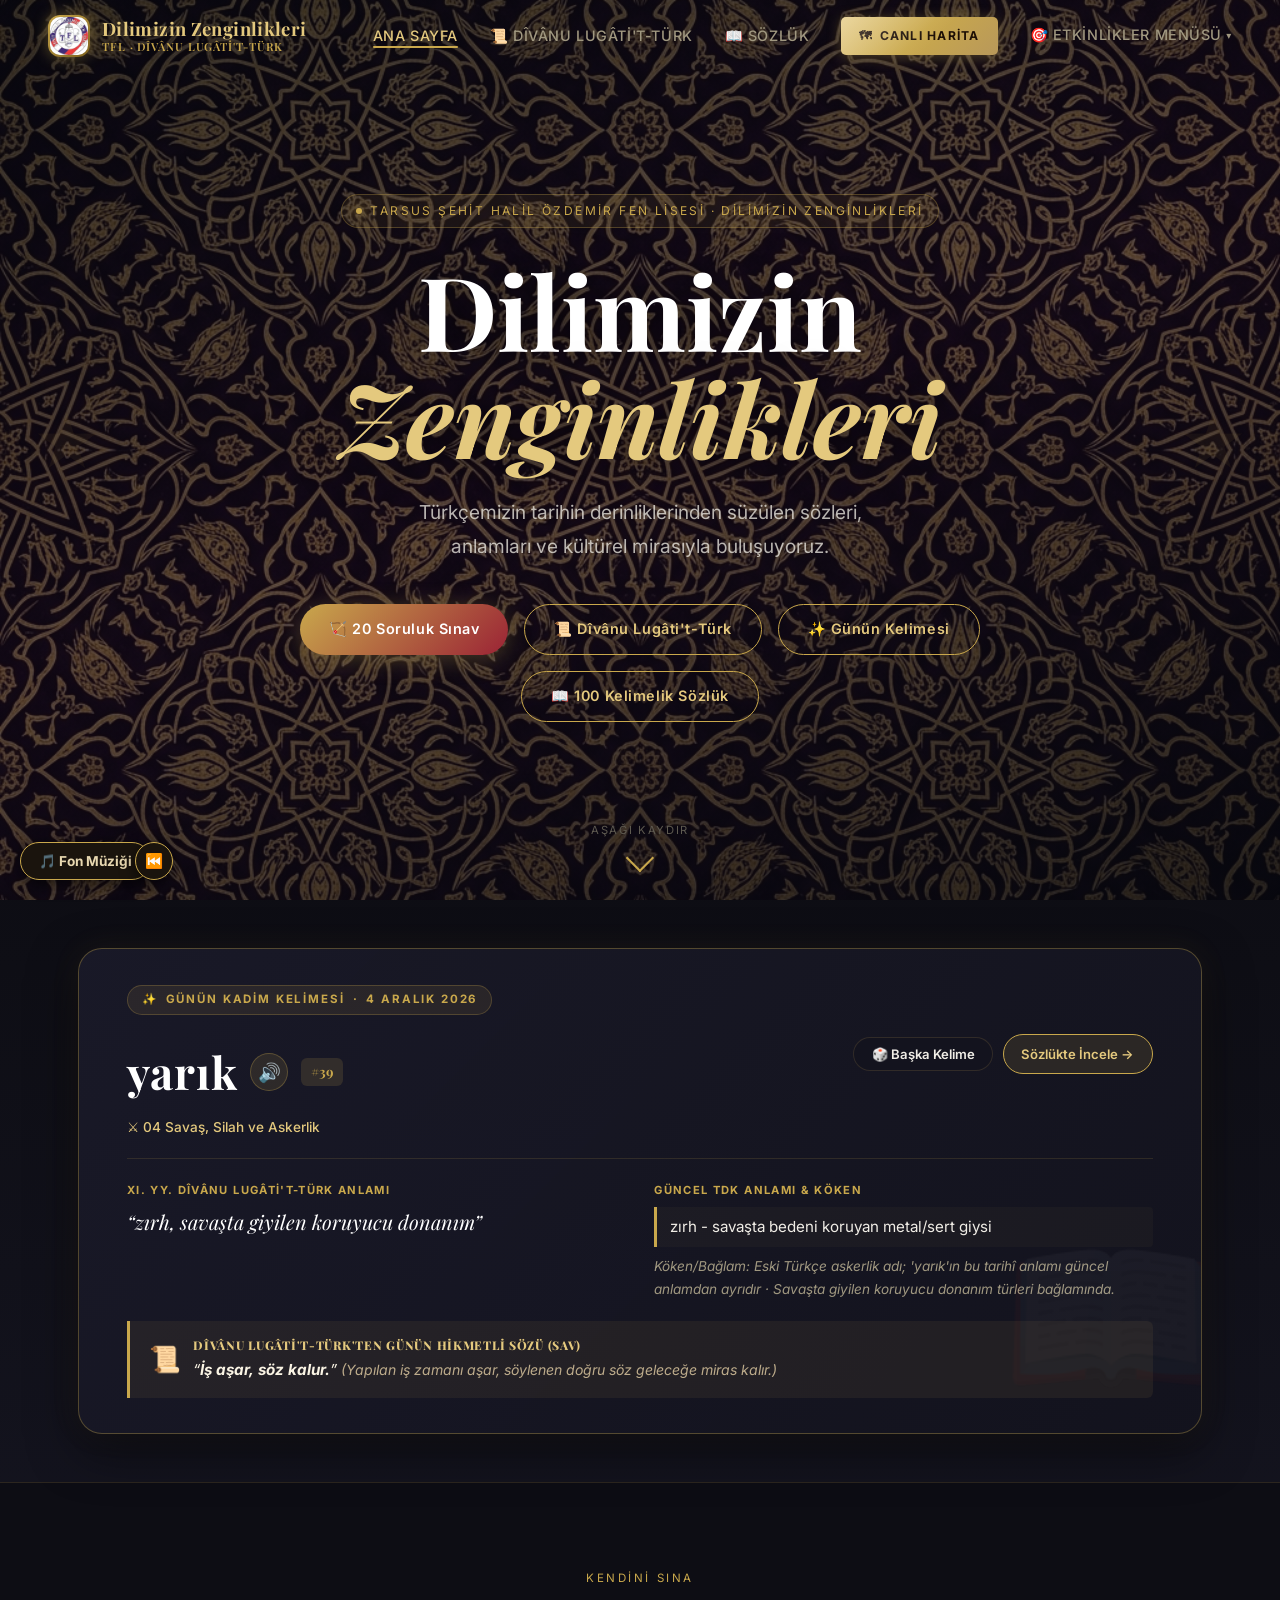
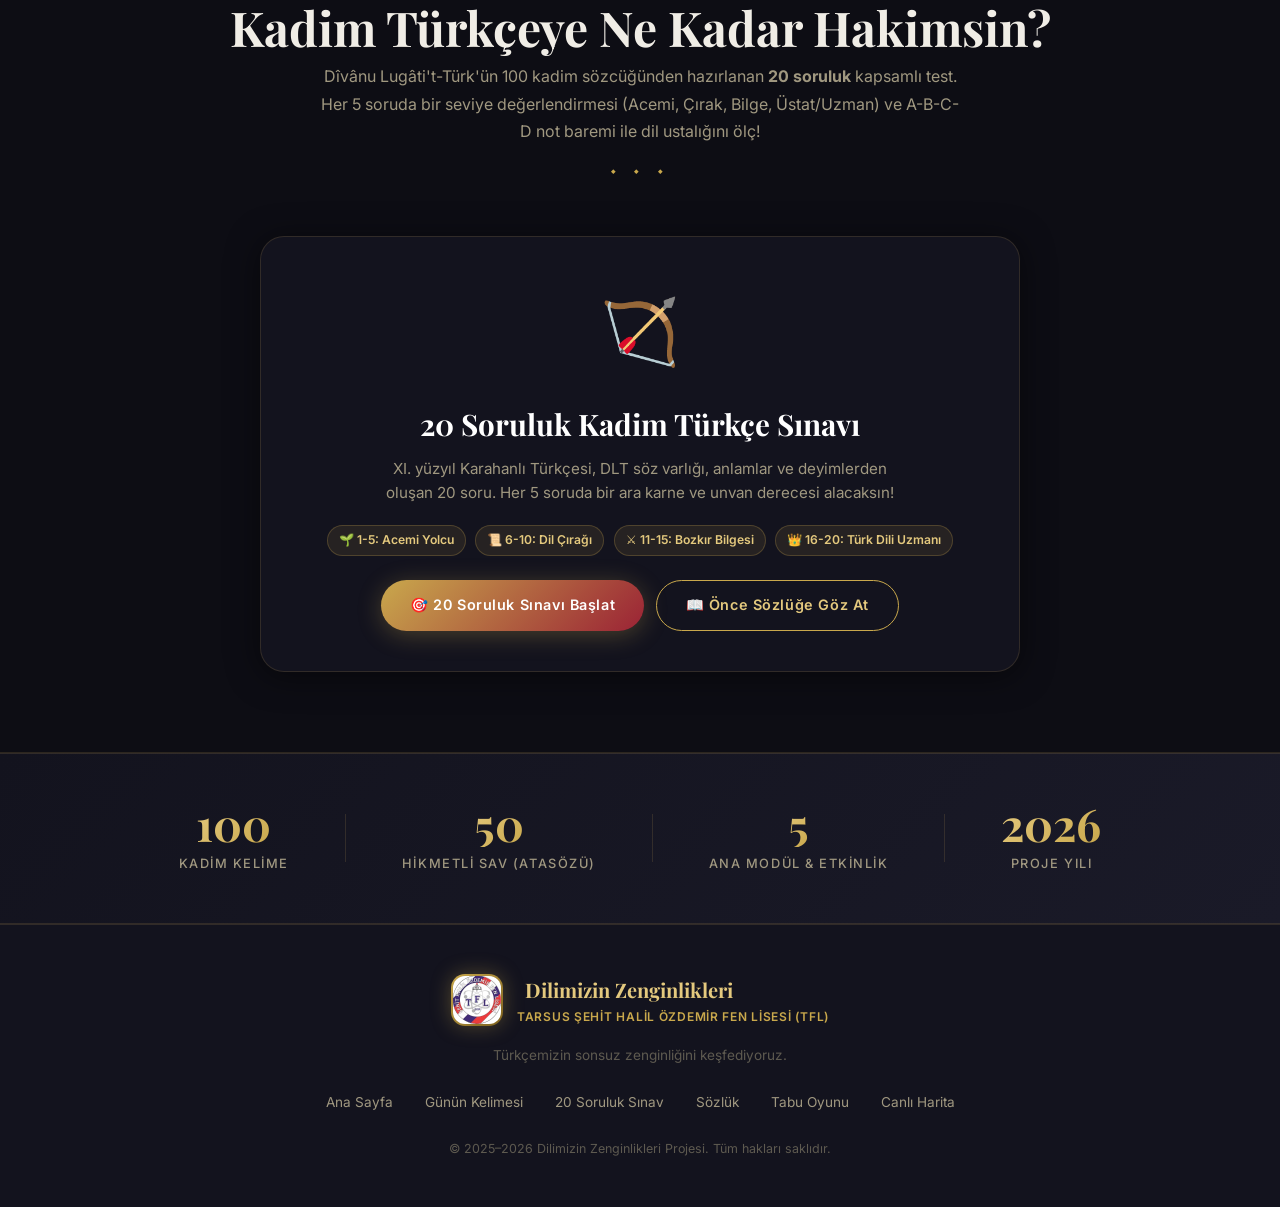
<file: index.html>
<!DOCTYPE html>
<html lang="tr">
<head>
<meta name="google-site-verification" content="Wjk1gsFLuRViIhAhM7XLVU6vYIwSbXhH6of7tlHp5MI" />
  <link rel="icon" href="favicon.ico" />
  <meta charset="UTF-8" />
  <meta name="viewport" content="width=device-width, initial-scale=1.0" />
  <title>Dilimizin Zenginlikleri – Türkçenin Sonsuz Dünyası</title>
  <meta name="description" content="Dilimizin Zenginlikleri projesi: Türkçemizin tarihsel derinliğini, kelime hazinesini ve kültürel mirasını keşfedin. Öğrenci etkinlikleri, çalışmalar ve dil yolculuğu." />
  <link rel="preconnect" href="https://fonts.googleapis.com" />
  <link rel="preconnect" href="https://fonts.gstatic.com" crossorigin />
  <link href="https://fonts.googleapis.com/css2?family=Playfair+Display:ital,wght@0,400;0,600;0,700;1,400&family=Inter:wght@300;400;500;600&family=Amiri:ital,wght@0,400;0,700;1,400&display=swap" rel="stylesheet" />
  <link rel="stylesheet" href="style.css" />

  <link rel="manifest" href="manifest.json" />
  <script>
    if ('serviceWorker' in navigator) {
      window.addEventListener('load', () => {
        navigator.serviceWorker.register('sw.js');
      });
    }
  </script>
</head>
<body>

  <!-- ════ NAV ════ -->
  <header class="site-header" id="site-header">
    <nav class="navbar" role="navigation" aria-label="Ana Navigasyon">
      <a href="#hero" class="brand" id="brand-logo" style="display:flex;align-items:center;gap:12px;text-decoration:none">
        <div class="tfl-badge-wrap" style="position:relative;display:flex;align-items:center;justify-content:center;width:42px;height:42px;border-radius:12px;background:linear-gradient(135deg,#c9a84c 0%,#7d611d 100%);padding:2px;box-shadow:0 0 15px rgba(201,168,76,0.45);transition:all 0.3s ease">
          <img src="assets/tfl_logo.jpeg" alt="TFL Logosu" style="width:100%;height:100%;border-radius:10px;object-fit:cover;display:block" />
        </div>
        <div style="display:flex;flex-direction:column;line-height:1.2">
          <span class="brand-text" style="font-weight:700;letter-spacing:0.02em">Dilimizin Zenginlikleri</span>
          <span style="font-size:0.7rem;color:var(--color-gold);font-weight:600;letter-spacing:0.08em;text-transform:uppercase">TFL · Dîvânu Lugâti't-Türk</span>
        </div>
      </a>
      <button class="hamburger" id="hamburger-btn" aria-label="Menüyü aç" aria-expanded="false">
        <span></span><span></span><span></span>
      </button>
      <ul class="nav-links" id="nav-links" role="menubar">
        <li role="none"><a href="#hero" class="nav-link active" role="menuitem" id="nav-anasayfa">Ana Sayfa</a></li>
        <li role="none"><a href="divanu.html" class="nav-link" role="menuitem" id="nav-divanu">📜 Dîvânu Lugâti't-Türk</a></li>
        <li role="none"><a href="sozluk.html" class="nav-link" role="menuitem" id="nav-sozluk">📖 Sözlük</a></li>
        <li role="none"><a href="harita.html" class="nav-map-btn" id="nav-harita-btn">🗺 <span>Canlı Harita</span></a></li>
        <li class="nav-dropdown" role="none" id="nav-etkinlikler-wrap">
          <button class="nav-link nav-dropdown-btn" id="nav-etkinlikler" aria-haspopup="true" aria-expanded="false">
            🎯 Etkinlikler Menüsü <span class="nav-chevron">▾</span>
          </button>
          <ul class="nav-dropdown-menu" id="nav-dropdown-menu" role="menu">
            <li role="none"><a href="harita.html" class="nav-dropdown-item nav-dropdown-item--page" role="menuitem">🗺️ Türk Dünyası Canlı Haritası</a></li>
            <li role="none"><a href="divanu.html" class="nav-dropdown-item nav-dropdown-item--page" role="menuitem">📜 Dîvânu Lugâti't-Türk & Kaşgarlı Mahmud Rehberi</a></li>
            <li role="none"><a href="sozluk.html" class="nav-dropdown-item nav-dropdown-item--page" role="menuitem">📖 100 Kelimelik Kadim Sözlük</a></li>
            <li role="none"><a href="#mini-quiz" class="nav-dropdown-item" role="menuitem" id="nd-quiz">🏹 20 Soruluk Bilgi Sınavı</a></li>
            <li role="none"><a href="tabu.html" class="nav-dropdown-item" role="menuitem">🃏 Kadim Kelimeler Tabu Turnuvası</a></li>
          </ul>
        </li>
      </ul>
    </nav>
  </header>

  <main>

    <!-- ════ HERO ════ -->
    <section class="hero" id="hero" aria-label="Karşılama Bölümü">
      <div class="hero-overlay"></div>
      <div class="hero-content">
        <div class="hero-badge" id="hero-badge">
          <span class="hero-badge-dot"></span>
          Tarsus Şehit Halil Özdemir Fen Lisesi · Dilimizin Zenginlikleri
        </div>
        <h1 class="hero-title" id="hero-title">
          Dilimizin<br />
          <em>Zenginlikleri</em>
        </h1>
        <p class="hero-subtitle" id="hero-subtitle">
          Türkçemizin tarihin derinliklerinden süzülen sözleri,<br />
          anlamları ve kültürel mirasıyla buluşuyoruz.
        </p>
        <div class="hero-actions">
          <a href="#mini-quiz" class="btn btn-primary" id="hero-btn-quiz">🏹 20 Soruluk Sınav</a>
          <a href="divanu.html" class="btn btn-ghost" id="hero-btn-divanu">📜 Dîvânu Lugâti't-Türk</a>
          <a href="#gunun-kelimesi" class="btn btn-ghost" id="hero-btn-gunun-kelimesi">✨ Günün Kelimesi</a>
          <a href="sozluk.html" class="btn btn-ghost" id="hero-btn-sozluk">📖 100 Kelimelik Sözlük</a>
        </div>

      </div>
      <div class="hero-scroll-hint" id="hero-scroll-hint" aria-hidden="true">
        <span>Aşağı Kaydır</span>
        <div class="scroll-arrow"></div>
      </div>
      <div class="hero-ornament ornament-left" aria-hidden="true">٭</div>
      <div class="hero-ornament ornament-right" aria-hidden="true">٭</div>
    </section>

    <!-- ════ GÜNÜN KELİMESİ WIDGET ════ -->
    <section class="section gunun-kelimesi-section" id="gunun-kelimesi" aria-label="Günün Kadim Kelimesi">
      <div class="container">
        <div class="daily-word-card">
          <div class="daily-word-badge">
            <span>✨</span> GÜNÜN KADİM KELİMESİ <span>·</span> <span id="daily-date">Bugün</span>
          </div>
          <div class="daily-word-header">
            <div>
              <div class="daily-word-title-wrap">
                <h3 class="daily-word-title" id="daily-word-k">...</h3>
                <button type="button" class="daily-speak-btn" id="daily-speak-btn" title="Sesli Dinle">🔊</button>
                <span class="daily-word-no" id="daily-word-no">#00</span>
              </div>
              <div class="daily-word-cat" id="daily-word-cat">Kategori</div>
            </div>
            <div class="daily-actions">
              <button type="button" class="daily-btn-refresh" id="daily-btn-random" title="Farklı bir kadim kelime getir">🎲 Başka Kelime</button>
              <a href="sozluk.html" class="daily-btn-link">Sözlükte İncele →</a>
            </div>
          </div>
          <div class="daily-word-body">
            <div class="daily-field">
              <span class="daily-field-label">XI. YY. DÎVÂNU LUGÂTİ'T-TÜRK ANLAMI</span>
              <p class="daily-dlt-meaning" id="daily-word-d">“...”</p>
            </div>
            <div class="daily-field">
              <span class="daily-field-label">GÜNCEL TDK ANLAMI & KÖKEN</span>
              <p class="daily-tdk-meaning" id="daily-word-tdk">...</p>
              <p class="daily-koken" id="daily-word-koken">...</p>
            </div>
          </div>
          <!-- Günün Atasözü (Sav) Kutucuğu -->
          <div class="daily-sav-box" id="daily-sav-box" style="margin-top:1.2rem;padding:0.9rem 1.2rem;background:rgba(201,168,76,0.08);border-left:3px solid var(--color-gold);border-radius:0 6px 6px 0;display:flex;align-items:center;gap:12px">
            <span style="font-size:1.6rem;flex-shrink:0">📜</span>
            <div>
              <div style="font-family:var(--font-display);font-size:0.75rem;font-weight:800;color:var(--color-gold-light);letter-spacing:0.06em;text-transform:uppercase">
                Dîvânu Lugâti't-Türk'ten Günün Hikmetli Sözü (Sav)
              </div>
              <div id="daily-sav-text" style="font-family:var(--font-serif);font-style:italic;font-size:0.95rem;color:#FAF4E4;margin-top:2px">
                “Kanı kanla yumazlar, kanı su ile yurlar.” (Kötülüğe kötülükle değil, iyilikle karşılık verilir.)
              </div>
            </div>
          </div>
        </div>
      </div>
    </section>

    <!-- ════ HIZLI TÜRKÇE KELİME TESTİ (20 SORULUK BÜYÜK QUIZ) ════ -->
    <section class="section mini-quiz-section" id="mini-quiz" aria-label="Kadim Kelimeler Bilgi Testi">
      <div class="container">
        <div class="section-header">
          <span class="section-tag">Kendini Sına</span>
          <h2 class="section-title">Kadim Türkçeye Ne Kadar Hakimsin?</h2>
          <p class="section-sub" style="color:var(--color-text-muted);max-width:640px;margin:0.5rem auto 0;text-align:center">Dîvânu Lugâti't-Türk'ün 100 kadim sözcüğünden hazırlanan <strong>20 soruluk</strong> kapsamlı test. Her 5 soruda bir seviye değerlendirmesi (Acemi, Çırak, Bilge, Üstat/Uzman) ve A-B-C-D not baremi ile dil ustalığını ölç!</p>
          <div class="title-ornament" aria-hidden="true">⬥ ⬥ ⬥</div>
        </div>

        <div class="quiz-container" id="quiz-container">
          <!-- Quiz Start View -->
          <div class="quiz-view" id="quiz-start-view">
            <div class="quiz-icon">🏹</div>
            <h3 class="quiz-view-title">20 Soruluk Kadim Türkçe Sınavı</h3>
            <p class="quiz-view-desc">XI. yüzyıl Karahanlı Türkçesi, DLT söz varlığı, anlamlar ve deyimlerden oluşan 20 soru. Her 5 soruda bir ara karne ve unvan derecesi alacaksın!</p>
            <div class="quiz-stages-preview">
              <span class="stage-pill">🌱 1-5: Acemi Yolcu</span>
              <span class="stage-pill">📜 6-10: Dil Çırağı</span>
              <span class="stage-pill">⚔️ 11-15: Bozkır Bilgesi</span>
              <span class="stage-pill">👑 16-20: Türk Dili Uzmanı</span>
            </div>
            <div style="display:flex;gap:0.75rem;justify-content:center;flex-wrap:wrap;margin-top:1.5rem">
              <button class="btn btn-primary" id="btn-start-quiz">🎯 20 Soruluk Sınavı Başlat</button>
              <a href="sozluk.html" class="btn btn-ghost">📖 Önce Sözlüğe Göz At</a>
            </div>
          </div>

          <!-- Quiz Question View -->
          <div class="quiz-view" id="quiz-play-view" style="display:none">
            <div class="quiz-progress-bar">
              <div class="quiz-progress-fill" id="quiz-progress-fill" style="width:5%"></div>
            </div>
            <div class="quiz-meta-row">
              <span class="quiz-q-indicator" id="quiz-q-indicator">Soru 1 / 20</span>
              <span class="quiz-tier-badge" id="quiz-current-tier-badge">Aşama 1: Acemi</span>
              <span class="quiz-score-indicator" id="quiz-score-indicator">Doğru: 0 / 20</span>
            </div>
            <h3 class="quiz-question-text" id="quiz-question-text">Soru yükleniyor...</h3>
            <div class="quiz-options-grid" id="quiz-options-grid"></div>
            <div class="quiz-feedback-box" id="quiz-feedback-box" style="display:none">
              <div id="quiz-feedback-text"></div>
              <button class="btn btn-primary" id="quiz-btn-next" style="margin-top:0.8rem;padding:0.5rem 1.4rem;font-size:0.88rem">Sonraki Soru →</button>
            </div>
          </div>

          <!-- Quiz Mid-Stage Checkpoint (Her 5 Soruda Bir Ara Değerlendirme) -->
          <div class="quiz-view" id="quiz-stage-view" style="display:none">
            <div class="quiz-icon" id="quiz-stage-icon">🎖️</div>
            <div class="quiz-grade-circle" id="quiz-stage-grade">A</div>
            <h3 class="quiz-view-title" id="quiz-stage-title">5. Soru Tamamlandı!</h3>
            <p class="quiz-view-desc" id="quiz-stage-desc">Seviye değerlendirmesi yükleniyor...</p>
            <div class="stage-stats-card" id="stage-stats-card">
              <!-- JS ile dinamik dolacak -->
            </div>
            <button class="btn btn-primary" id="btn-continue-quiz" style="margin-top:1.5rem">Sonraki Aşamaya Devam Et →</button>
          </div>

          <!-- Quiz Result View (Final 20 Soru) -->
          <div class="quiz-view" id="quiz-result-view" style="display:none">
            <div class="quiz-icon" id="quiz-result-icon">👑</div>
            <div class="quiz-grade-circle final-grade" id="quiz-final-grade">A+</div>
            <h3 class="quiz-view-title" id="quiz-result-title">Sınav Tamamlandı!</h3>
            <p class="quiz-view-desc" id="quiz-result-desc">Genel değerlendirmeniz hesaplanıyor...</p>
            <div class="quiz-result-score-box">
              <div class="quiz-big-score" id="quiz-big-score">20 / 20</div>
              <div style="font-size:0.85rem;color:var(--color-gold-light);font-weight:700" id="quiz-final-rank">UZMAN BİLGE</div>
            </div>
            <div id="quiz-stage-breakdown" style="margin-top:1.5rem;text-align:left"></div>
            <div style="display:flex;gap:0.75rem;justify-content:center;flex-wrap:wrap;margin-top:1.5rem">
              <button class="btn btn-primary" id="btn-restart-quiz">🔄 Yeniden Sınava Gir (20 Soru)</button>
              <a href="tabu.html" class="btn btn-ghost">🃏 Tabu Oyunuyla Pekiştir</a>
            </div>
          </div>
        </div>

      </div>
    </section>

    <!-- ════ STATS ════ -->
    <section class="stats-strip" id="stats-strip" aria-label="Proje İstatistikleri">
      <div class="container">
        <div class="stats-grid">
          <div class="stat-item" id="stat-kelime">
            <span class="stat-number">100</span>
            <span class="stat-label">Kadim Kelime</span>
          </div>
          <div class="stat-divider" aria-hidden="true"></div>
          <div class="stat-item" id="stat-sav">
            <span class="stat-number">50</span>
            <span class="stat-label">Hikmetli Sav (Atasözü)</span>
          </div>
          <div class="stat-divider" aria-hidden="true"></div>
          <div class="stat-item" id="stat-etkinlik">
            <span class="stat-number">5</span>
            <span class="stat-label">Ana Modül & Etkinlik</span>
          </div>
          <div class="stat-divider" aria-hidden="true"></div>
          <div class="stat-item" id="stat-yil">
            <span class="stat-number">2026</span>
            <span class="stat-label">Proje Yılı</span>
          </div>
        </div>
      </div>
    </section>

  </main>

  <!-- ════ FOOTER ════ -->
  <footer class="site-footer" id="site-footer">
    <div class="footer-inner container">
      <div class="footer-brand" style="display:flex;flex-direction:column;align-items:center;gap:10px">
        <div style="display:flex;align-items:center;gap:14px">
          <div style="width:52px;height:52px;border-radius:14px;background:linear-gradient(135deg,#c9a84c,#7d611d);padding:2px;box-shadow:0 0 20px rgba(201,168,76,0.35)">
            <img src="assets/tfl_logo.jpeg" alt="TFL Logosu" style="width:100%;height:100%;border-radius:12px;object-fit:cover;display:block" />
          </div>
          <div style="text-align:left">
            <span class="brand-text" style="font-size:1.25rem;font-weight:700">Dilimizin Zenginlikleri</span>
            <div style="font-size:0.75rem;color:var(--color-gold);font-weight:600;letter-spacing:0.06em">TARSUS ŞEHİT HALİL ÖZDEMİR FEN LİSESİ (TFL)</div>
          </div>
        </div>
        <p class="footer-tagline">Türkçemizin sonsuz zenginliğini keşfediyoruz.</p>
      </div>
      <nav class="footer-nav" aria-label="Alt Navigasyon">
        <a href="#hero" id="footer-anasayfa">Ana Sayfa</a>
        <a href="#gunun-kelimesi">Günün Kelimesi</a>
        <a href="#mini-quiz">20 Soruluk Sınav</a>
        <a href="sozluk.html" id="footer-sozluk">Sözlük</a>
        <a href="tabu.html" id="footer-tabu">Tabu Oyunu</a>
        <a href="harita.html">Canlı Harita</a>
      </nav>
      <p class="footer-copy">© 2025–2026 Dilimizin Zenginlikleri Projesi. Tüm hakları saklıdır.</p>
    </div>
  </footer>

  <!-- MODAL -->
  <div class="modal-overlay" id="modal-overlay" role="dialog" aria-modal="true" aria-labelledby="modal-title" aria-hidden="true">
    <div class="modal" id="modal-box">
      <button class="modal-close" id="modal-close" aria-label="Kapat">✕</button>
      <div class="modal-body" id="modal-body"></div>
    </div>
  </div>

  <script src="words.js"></script>
  <script src="script.js"></script>
  <script src="music-player.js"></script>
</body>
</html>
</file>
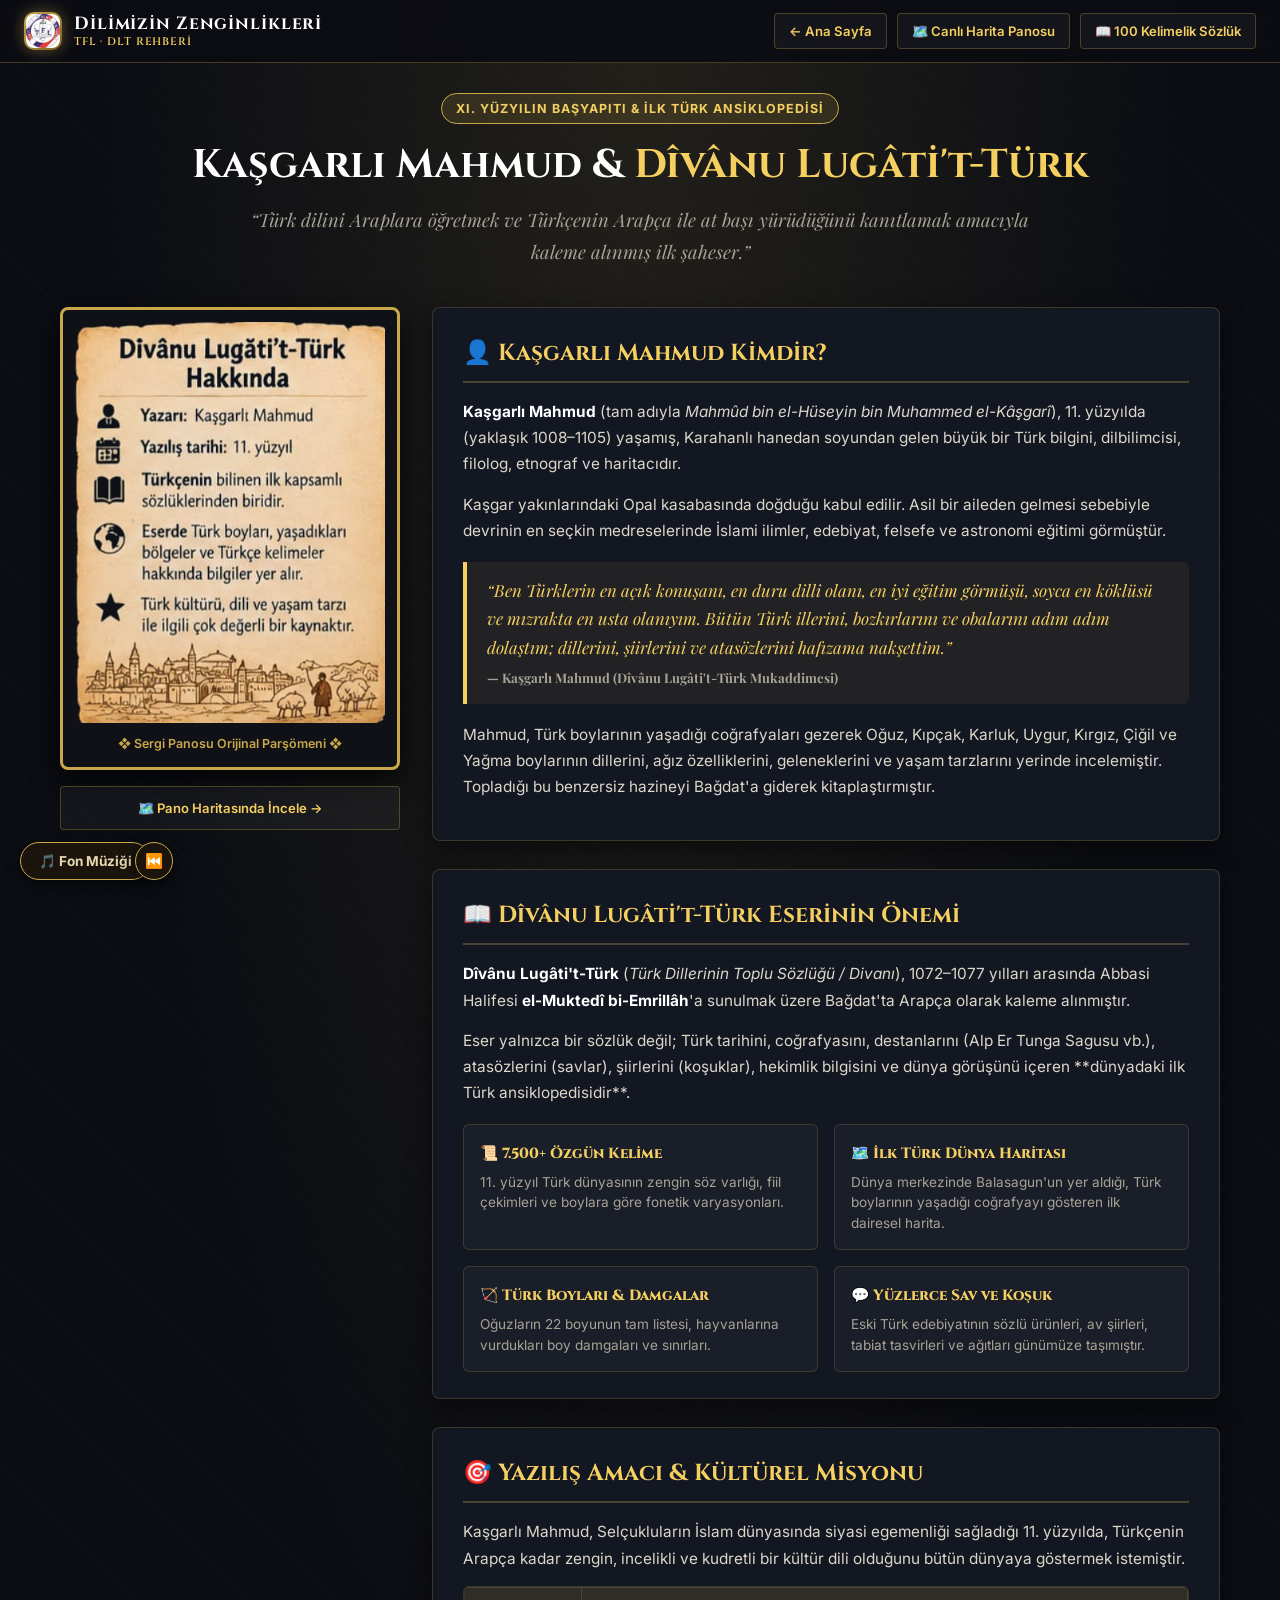
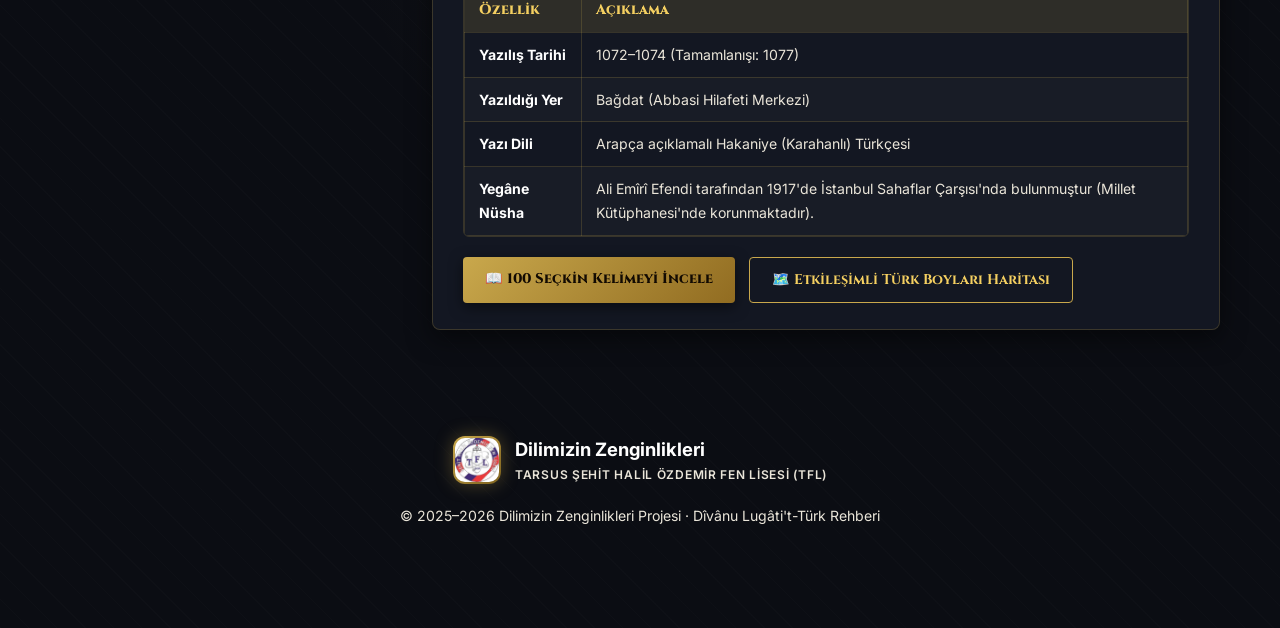
<file: divanu.html>
<!DOCTYPE html>
<html lang="tr">
<head>
  <link rel="icon" href="favicon.ico" />
  <meta charset="UTF-8" />
  <meta name="viewport" content="width=device-width, initial-scale=1.0" />
  <title>Kaşgarlı Mahmud ve Dîvânu Lugâti't-Türk Rehberi – Dilimizin Zenginlikleri</title>
  <meta name="description" content="Kaşgarlı Mahmud'un hayatı, Türk dünyası seyahatleri ve 11. yüzyıl başyapıtı Dîvânu Lugâti't-Türk hakkında kapsamlı ansiklopedik rehber." />
  <link rel="preconnect" href="https://fonts.googleapis.com" />
  <link rel="preconnect" href="https://fonts.gstatic.com" crossorigin />
  <link href="https://fonts.googleapis.com/css2?family=Cinzel:wght@600;700;900&family=Playfair+Display:ital,wght@0,600;0,700;1,400&family=Inter:wght@400;500;600;700&display=swap" rel="stylesheet" />
  <style>
    :root {
      --gold-bright: #F5D061;
      --gold-mid:    #C9A84C;
      --gold-dark:   #8C6F2D;
      --bg-dark:     #0B0D13;
      --bg-card:     #131722;
      --text-main:   #EAE5D9;
      --text-muted:  #A8A296;
      --parch-bg:    #FDF9EE;
      --parch-border:#C0A265;
      --font-display:'Cinzel', serif;
      --font-serif:  'Playfair Display', serif;
      --font-body:   'Inter', sans-serif;
    }

    * { box-sizing: border-box; margin: 0; padding: 0; }
    body {
      background-color: var(--bg-dark);
      background-image: 
        radial-gradient(ellipse at 50% 0%, rgba(201,168,76,0.12) 0%, transparent 60%),
        repeating-linear-gradient(45deg, rgba(255,255,255,0.01) 0, rgba(255,255,255,0.01) 1px, transparent 0, transparent 20px);
      color: var(--text-main);
      font-family: var(--font-body);
      line-height: 1.7;
      padding-bottom: 60px;
    }

    /* ── ÜST GEZİNME ÇUBUĞU ── */
    .top-nav {
      position: sticky;
      top: 0;
      z-index: 100;
      background: rgba(11,13,19,0.92);
      backdrop-filter: blur(10px);
      border-bottom: 1px solid rgba(201,168,76,0.3);
      padding: 12px 24px;
      display: flex;
      justify-content: space-between;
      align-items: center;
      flex-wrap: wrap;
      gap: 12px;
    }
    .nav-brand {
      display: flex;
      align-items: center;
      gap: 10px;
      text-decoration: none;
      color: var(--gold-bright);
      font-family: var(--font-display);
      font-size: 1.1rem;
      font-weight: 700;
      letter-spacing: 0.05em;
    }
    .nav-links {
      display: flex;
      align-items: center;
      gap: 10px;
      flex-wrap: wrap;
    }
    .nav-btn {
      color: var(--gold-bright);
      text-decoration: none;
      font-size: 0.82rem;
      font-weight: 600;
      padding: 6px 14px;
      border: 1px solid rgba(201,168,76,0.3);
      border-radius: 4px;
      background: rgba(255,255,255,0.04);
      transition: all 0.2s;
      white-space: nowrap;
    }
    .nav-btn:hover {
      background: var(--gold-mid);
      color: #120a02;
    }

    /* ── HERO BANNER ── */
    .hero-banner {
      max-width: 1200px;
      margin: 30px auto 40px;
      padding: 0 20px;
      text-align: center;
    }
    .hero-badge {
      display: inline-flex;
      align-items: center;
      gap: 6px;
      padding: 4px 14px;
      background: rgba(201,168,76,0.15);
      border: 1px solid var(--gold-mid);
      border-radius: 20px;
      color: var(--gold-bright);
      font-size: 0.78rem;
      font-weight: 700;
      letter-spacing: 0.08em;
      margin-bottom: 16px;
      text-transform: uppercase;
    }
    .hero-title {
      font-family: var(--font-display);
      font-size: 2.5rem;
      color: #FFFFFF;
      margin-bottom: 14px;
      line-height: 1.25;
    }
    .hero-title span { color: var(--gold-bright); }
    .hero-subtitle {
      font-family: var(--font-serif);
      font-style: italic;
      color: var(--text-muted);
      font-size: 1.15rem;
      max-width: 780px;
      margin: 0 auto;
    }

    /* ── ANA İÇERİK IZGARASI ── */
    .content-container {
      max-width: 1200px;
      margin: 0 auto;
      padding: 0 20px;
      display: grid;
      grid-template-columns: 340px 1fr;
      gap: 32px;
    }
    @media (max-width: 900px) {
      .content-container { grid-template-columns: 1fr; }
    }

    /* Sol Bilgi Kartı (Panodaki Orijinal Parşömen) */
    .sidebar-parchment {
      position: sticky;
      top: 80px;
      align-self: start;
    }
    .parchment-img-wrap {
      background: #0f1117;
      border: 3px solid var(--gold-mid);
      border-radius: 8px;
      padding: 12px;
      box-shadow: 0 10px 30px rgba(0,0,0,0.8);
      text-align: center;
    }
    .parchment-img-wrap img {
      width: 100%;
      height: auto;
      border-radius: 4px;
      display: block;
    }
    .parchment-caption {
      margin-top: 10px;
      font-size: 0.78rem;
      color: var(--gold-mid);
      font-weight: 600;
    }

    /* Sağ Detaylı Ansiklopedik İçerik */
    .main-article {
      display: flex;
      flex-direction: column;
      gap: 28px;
    }
    .info-card {
      background: var(--bg-card);
      border: 1px solid rgba(201,168,76,0.22);
      border-radius: 8px;
      padding: 26px 30px;
      box-shadow: 0 8px 24px rgba(0,0,0,0.5);
    }
    .info-card h2 {
      font-family: var(--font-display);
      font-size: 1.45rem;
      color: var(--gold-bright);
      margin-bottom: 16px;
      padding-bottom: 8px;
      border-bottom: 2px solid rgba(201,168,76,0.3);
      display: flex;
      align-items: center;
      gap: 10px;
    }
    .info-card p {
      margin-bottom: 14px;
      color: #DDD7CA;
      font-size: 0.96rem;
    }
    .info-card strong { color: #FFFFFF; }

    /* Alıntı Kutusu */
    .quote-box {
      background: rgba(201,168,76,0.08);
      border-left: 4px solid var(--gold-bright);
      padding: 14px 20px;
      border-radius: 0 6px 6px 0;
      margin: 18px 0;
      font-family: var(--font-serif);
      font-style: italic;
      color: var(--gold-bright);
      font-size: 1.05rem;
    }
    .quote-author {
      display: block;
      margin-top: 6px;
      font-size: 0.82rem;
      font-style: normal;
      color: var(--text-muted);
      font-weight: 700;
    }

    /* 4 Temel Özellik Grid */
    .features-grid {
      display: grid;
      grid-template-columns: repeat(2, 1fr);
      gap: 16px;
      margin-top: 18px;
    }
    @media (max-width: 600px) {
      .features-grid { grid-template-columns: 1fr; }
    }
    .feature-item {
      background: rgba(255,255,255,0.03);
      border: 1px solid rgba(201,168,76,0.2);
      border-radius: 6px;
      padding: 16px;
    }
    .feature-item-title {
      font-family: var(--font-display);
      font-size: 0.92rem;
      font-weight: 800;
      color: var(--gold-bright);
      margin-bottom: 6px;
      display: flex;
      align-items: center;
      gap: 8px;
    }
    .feature-item p {
      font-size: 0.85rem;
      color: var(--text-muted);
      margin: 0;
      line-height: 1.5;
    }

    /* Eserin Bölümleri Tablosu */
    .table-responsive {
      width: 100%;
      overflow-x: auto;
      -webkit-overflow-scrolling: touch;
      margin-top: 14px;
      border: 1px solid rgba(201,168,76,0.2);
      border-radius: 6px;
    }
    .dlt-stats-table {
      width: 100%;
      min-width: 420px;
      border-collapse: collapse;
      font-size: 0.88rem;
    }
    .dlt-stats-table th, .dlt-stats-table td {
      padding: 10px 14px;
      border: 1px solid rgba(201,168,76,0.2);
      text-align: left;
    }
    .dlt-stats-table th {
      background: rgba(201,168,76,0.15);
      color: var(--gold-bright);
      font-family: var(--font-display);
      font-weight: 800;
    }
    .dlt-stats-table tr:nth-child(even) {
      background: rgba(255,255,255,0.02);
    }

    /* Aksiyon Çubuğu */
    .action-cta-box {
      margin-top: 20px;
      display: flex;
      gap: 14px;
      flex-wrap: wrap;
    }
    .cta-btn-primary {
      background: linear-gradient(135deg, var(--gold-mid), #916c21);
      color: #120a02;
      text-decoration: none;
      font-family: var(--font-display);
      font-weight: 800;
      padding: 10px 22px;
      border-radius: 4px;
      font-size: 0.88rem;
      box-shadow: 0 4px 14px rgba(0,0,0,0.5);
      transition: transform 0.2s;
      text-align: center;
    }
    .cta-btn-primary:hover { transform: scale(1.04); }
    .cta-btn-secondary {
      background: transparent;
      color: var(--gold-bright);
      border: 1px solid var(--gold-mid);
      text-decoration: none;
      font-family: var(--font-display);
      font-weight: 700;
      padding: 10px 22px;
      border-radius: 4px;
      font-size: 0.88rem;
      transition: background 0.2s;
      text-align: center;
    }
    .cta-btn-secondary:hover { background: rgba(201,168,76,0.15); }

    /* ── MOBİL UYUMLULUK (RESPONSIVE) ── */
    @media (max-width: 768px) {
      body {
        padding-bottom: 40px;
      }
      .top-nav {
        padding: 8px 12px;
        flex-direction: column;
        align-items: center;
        gap: 8px;
      }
      .nav-brand {
        justify-content: center;
        font-size: 0.95rem;
      }
      .nav-links {
        display: flex;
        justify-content: center;
        width: 100%;
        gap: 6px;
        flex-wrap: nowrap;
      }
      .nav-btn {
        flex: 1;
        text-align: center;
        padding: 6px 4px;
        font-size: 0.72rem;
        white-space: nowrap;
        overflow: hidden;
        text-overflow: ellipsis;
      }
      .hero-banner {
        margin: 16px auto 20px;
        padding: 0 12px;
      }
      .hero-badge {
        font-size: 0.68rem;
        padding: 3px 8px;
        margin-bottom: 10px;
        line-height: 1.3;
      }
      .hero-title {
        font-size: 1.55rem;
        margin-bottom: 8px;
      }
      .hero-subtitle {
        font-size: 0.88rem;
        line-height: 1.45;
      }
      .content-container {
        padding: 0 10px;
        gap: 16px;
      }
      .sidebar-parchment {
        position: static;
        width: 100%;
        max-width: 360px;
        margin: 0 auto;
      }
      .parchment-img-wrap {
        padding: 8px;
      }
      .info-card {
        padding: 16px 12px;
      }
      .info-card h2 {
        font-size: 1.15rem;
        margin-bottom: 10px;
      }
      .info-card p {
        font-size: 0.9rem;
        line-height: 1.6;
        margin-bottom: 10px;
      }
      .quote-box {
        padding: 10px 12px;
        font-size: 0.88rem;
        margin: 12px 0;
      }
      .quote-author {
        font-size: 0.75rem;
      }
      .features-grid {
        grid-template-columns: 1fr;
        gap: 10px;
      }
      .feature-item {
        padding: 12px;
      }
      .action-cta-box {
        flex-direction: column;
        gap: 8px;
      }
      .cta-btn-primary, .cta-btn-secondary {
        width: 100%;
        padding: 10px;
        font-size: 0.82rem;
      }
    }
  </style>


</head>
<body>

  <!-- ════ ÜST GEZİNME ÇUBUĞU ════ -->
  <nav class="top-nav">
    <a href="index.html" class="nav-brand" style="display:flex;align-items:center;gap:12px;text-decoration:none">
      <div style="position:relative;display:flex;align-items:center;justify-content:center;width:38px;height:38px;border-radius:10px;background:linear-gradient(135deg,#c9a84c 0%,#7d611d 100%);padding:2px;box-shadow:0 0 15px rgba(201,168,76,0.45)">
        <img src="assets/tfl_logo.jpeg" alt="TFL Logosu" style="width:100%;height:100%;border-radius:8px;object-fit:cover;display:block" />
      </div>
      <div style="display:flex;flex-direction:column;line-height:1.2">
        <span style="font-weight:700;color:#fff">Dilimizin Zenginlikleri</span>
        <span style="font-size:0.68rem;color:var(--color-gold);font-weight:600;letter-spacing:0.08em;text-transform:uppercase">TFL · DLT Rehberi</span>
      </div>
    </a>
    <div class="nav-links">
      <a href="index.html" class="nav-btn">← Ana Sayfa</a>
      <a href="harita.html" class="nav-btn">🗺️ Canlı Harita Panosu</a>
      <a href="sozluk.html" class="nav-btn">📖 100 Kelimelik Sözlük</a>
    </div>
  </nav>

  <!-- ════ HERO BAŞLIK ════ -->
  <header class="hero-banner">
    <div class="hero-badge">XI. Yüzyılın Başyapıtı & İlk Türk Ansiklopedisi</div>
    <h1 class="hero-title">Kaşgarlı Mahmud & <span>Dîvânu Lugâti't-Türk</span></h1>
    <p class="hero-subtitle">
      “Türk dilini Araplara öğretmek ve Türkçenin Arapça ile at başı yürüdüğünü kanıtlamak amacıyla kaleme alınmış ilk şaheser.”
    </p>
  </header>

  <!-- ════ İÇERİK GÖVDESİ ════ -->
  <main class="content-container">
    
    <!-- Sol Yan Panel: Panodaki Orijinal Parşömen Kartı -->
    <aside class="sidebar-parchment">
      <div class="parchment-img-wrap">
        <img src="assets/dlt_hakkinda_parchment.png" alt="Dîvânu Lugâti't-Türk Hakkında Orijinal Parşömen Görseli" />
        <div class="parchment-caption">❖ Sergi Panosu Orijinal Parşömeni ❖</div>
      </div>
      <div style="margin-top:16px;text-align:center">
        <a href="harita.html" class="nav-btn" style="display:inline-block;width:100%;padding:10px">
          🗺️ Pano Haritasında İncele →
        </a>
      </div>
    </aside>

    <!-- Sağ Ana Makale -->
    <article class="main-article">
      
      <!-- 1. Kaşgarlı Mahmud Kimdir? -->
      <section class="info-card">
        <h2>👤 Kaşgarlı Mahmud Kimdir?</h2>
        <p>
          <strong>Kaşgarlı Mahmud</strong> (tam adıyla <em>Mahmûd bin el-Hüseyin bin Muhammed el-Kâşgarî</em>), 11. yüzyılda (yaklaşık 1008–1105) yaşamış, Karahanlı hanedan soyundan gelen büyük bir Türk bilgini, dilbilimcisi, filolog, etnograf ve haritacıdır.
        </p>
        <p>
          Kaşgar yakınlarındaki Opal kasabasında doğduğu kabul edilir. Asil bir aileden gelmesi sebebiyle devrinin en seçkin medreselerinde İslami ilimler, edebiyat, felsefe ve astronomi eğitimi görmüştür.
        </p>
        
        <div class="quote-box">
          “Ben Türklerin en açık konuşanı, en duru dilli olanı, en iyi eğitim görmüşü, soyca en köklüsü ve mızrakta en usta olanıyım. Bütün Türk illerini, bozkırlarını ve obalarını adım adım dolaştım; dillerini, şiirlerini ve atasözlerini hafızama nakşettim.”
          <span class="quote-author">— Kaşgarlı Mahmud (Dîvânu Lugâti't-Türk Mukaddimesi)</span>
        </div>

        <p>
          Mahmud, Türk boylarının yaşadığı coğrafyaları gezerek Oğuz, Kıpçak, Karluk, Uygur, Kırgız, Çiğil ve Yağma boylarının dillerini, ağız özelliklerini, geleneklerini ve yaşam tarzlarını yerinde incelemiştir. Topladığı bu benzersiz hazineyi Bağdat'a giderek kitaplaştırmıştır.
        </p>
      </section>

      <!-- 2. Dîvânu Lugâti't-Türk Nedir? -->
      <section class="info-card">
        <h2>📖 Dîvânu Lugâti't-Türk Eserinin Önemi</h2>
        <p>
          <strong>Dîvânu Lugâti't-Türk</strong> (<em>Türk Dillerinin Toplu Sözlüğü / Divanı</em>), 1072–1077 yılları arasında Abbasi Halifesi <strong>el-Muktedî bi-Emrillâh</strong>'a sunulmak üzere Bağdat'ta Arapça olarak kaleme alınmıştır.
        </p>
        <p>
          Eser yalnızca bir sözlük değil; Türk tarihini, coğrafyasını, destanlarını (Alp Er Tunga Sagusu vb.), atasözlerini (savlar), şiirlerini (koşuklar), hekimlik bilgisini ve dünya görüşünü içeren **dünyadaki ilk Türk ansiklopedisidir**.
        </p>

        <div class="features-grid">
          <div class="feature-item">
            <div class="feature-item-title">📜 7.500+ Özgün Kelime</div>
            <p>11. yüzyıl Türk dünyasının zengin söz varlığı, fiil çekimleri ve boylara göre fonetik varyasyonları.</p>
          </div>
          <div class="feature-item">
            <div class="feature-item-title">🗺️ İlk Türk Dünya Haritası</div>
            <p>Dünya merkezinde Balasagun'un yer aldığı, Türk boylarının yaşadığı coğrafyayı gösteren ilk dairesel harita.</p>
          </div>
          <div class="feature-item">
            <div class="feature-item-title">🏹 Türk Boyları & Damgalar</div>
            <p>Oğuzların 22 boyunun tam listesi, hayvanlarına vurdukları boy damgaları ve sınırları.</p>
          </div>
          <div class="feature-item">
            <div class="feature-item-title">💬 Yüzlerce Sav ve Koşuk</div>
            <p>Eski Türk edebiyatının sözlü ürünleri, av şiirleri, tabiat tasvirleri ve ağıtları günümüze taşımıştır.</p>
          </div>
        </div>
      </section>

      <!-- 3. Eserin Yazılış Amacı ve Felsefesi -->
      <section class="info-card">
        <h2>🎯 Yazılış Amacı & Kültürel Misyonu</h2>
        <p>
          Kaşgarlı Mahmud, Selçukluların İslam dünyasında siyasi egemenliği sağladığı 11. yüzyılda, Türkçenin Arapça kadar zengin, incelikli ve kudretli bir kültür dili olduğunu bütün dünyaya göstermek istemiştir.
        </p>
        
        <div class="table-responsive">
        <table class="dlt-stats-table">
          <thead>
            <tr>
              <th>Özellik</th>
              <th>Açıklama</th>
            </tr>
          </thead>
          <tbody>
            <tr>
              <td><strong>Yazılış Tarihi</strong></td>
              <td>1072–1074 (Tamamlanışı: 1077)</td>
            </tr>
            <tr>
              <td><strong>Yazıldığı Yer</strong></td>
              <td>Bağdat (Abbasi Hilafeti Merkezi)</td>
            </tr>
            <tr>
              <td><strong>Yazı Dili</strong></td>
              <td>Arapça açıklamalı Hakaniye (Karahanlı) Türkçesi</td>
            </tr>
            <tr>
              <td><strong>Yegâne Nüsha</strong></td>
              <td>Ali Emîrî Efendi tarafından 1917'de İstanbul Sahaflar Çarşısı'nda bulunmuştur (Millet Kütüphanesi'nde korunmaktadır).</td>
            </tr>
          </tbody>
        </table>
        </div>

        <div class="action-cta-box">
          <a href="sozluk.html" class="cta-btn-primary">📖 100 Seçkin Kelimeyi İncele</a>
          <a href="harita.html" class="cta-btn-secondary">🗺️ Etkileşimli Türk Boyları Haritası</a>
        </div>
      </section>

    </article>
  </main>

  <!-- ════ FOOTER ════ -->
  <footer style="background:var(--color-surface);border-top:1px solid var(--color-border);padding:2.5rem 1.5rem;margin-top:4rem;text-align:center">
    <div style="max-width:800px;margin:0 auto;display:flex;flex-direction:column;align-items:center;gap:12px">
      <div style="display:flex;align-items:center;gap:14px">
        <div style="width:48px;height:48px;border-radius:12px;background:linear-gradient(135deg,#c9a84c,#7d611d);padding:2px;box-shadow:0 0 18px rgba(201,168,76,0.35)">
          <img src="assets/tfl_logo.jpeg" alt="TFL Logosu" style="width:100%;height:100%;border-radius:10px;object-fit:cover;display:block" />
        </div>
        <div style="text-align:left">
          <div style="font-size:1.15rem;font-weight:700;color:#fff">Dilimizin Zenginlikleri</div>
          <div style="font-size:0.75rem;color:var(--color-gold);font-weight:600;letter-spacing:0.06em">TARSUS ŞEHİT HALİL ÖZDEMİR FEN LİSESİ (TFL)</div>
        </div>
      </div>
      <p style="color:var(--color-text-muted);font-size:0.88rem;margin-top:6px">© 2025–2026 Dilimizin Zenginlikleri Projesi · Dîvânu Lugâti't-Türk Rehberi</p>
    </div>
  </footer>

  <script src="music-player.js"></script>
</body>
</html>
</file>
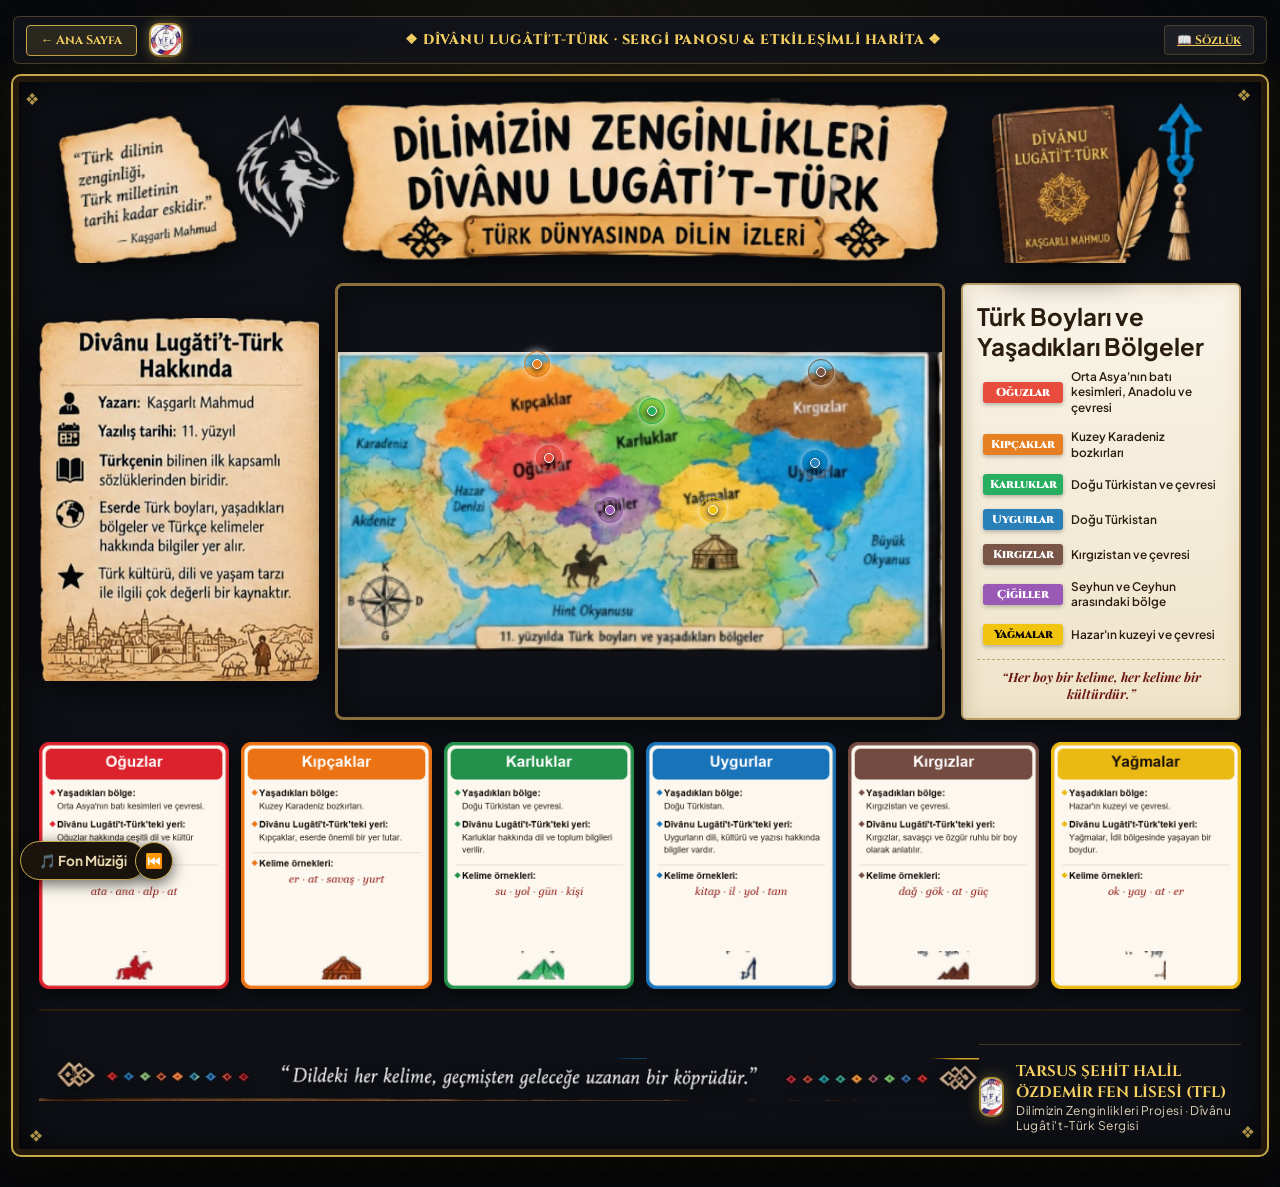
<file: harita.html>
<!DOCTYPE html>
<html lang="tr">
<head>
  <link rel="icon" href="favicon.ico" />
  <meta charset="UTF-8">
  <meta name="viewport" content="width=device-width, initial-scale=1.0">
  <title>Dilimizin Zenginlikleri · Türk Dünyasında Dilin İzleri (Dîvânu Lugâti't-Türk)</title>
  
  <!-- Google Fonts: Cinzel & Medieval Serif -->
  <link rel="preconnect" href="https://fonts.googleapis.com">
  <link rel="preconnect" href="https://fonts.gstatic.com" crossorigin>
  <link href="https://fonts.googleapis.com/css2?family=Cinzel:wght@600;700;800;900&family=Playfair+Display:ital,wght@0,600;0,700;0,800;1,600&family=Plus+Jakarta+Sans:wght@400;500;600;700;800&display=swap" rel="stylesheet">

  <style>
    :root {
      --board-bg: #0b0c10;
      --board-frame: #181920;
      --gold-bright: #F5D061;
      --gold-mid: #C9A84C;
      --gold-deep: #7D611D;
      --parch-bg: #F4ECD8;
      --parch-card: #FAF6EB;
      --parch-dark: #E2D5B8;
      --text-dark: #2A1D0E;
      --text-muted: #5A4B3A;
      --font-display: 'Cinzel', serif;
      --font-serif: 'Playfair Display', Georgia, serif;
      --font-body: 'Plus Jakarta Sans', sans-serif;

      /* Boy Renkleri (Görseldeki Orijinal Pastel Tonlar) */
      --c-oguz: #E74C3C;
      --c-kipc: #E67E22;
      --c-karl: #27AE60;
      --c-uygr: #2980B9;
      --c-krgz: #795548;
      --c-cigl: #9B59B6;
      --c-yagm: #F1C40F;
    }

    * { box-sizing: border-box; margin: 0; padding: 0; }

    body {
      background-color: #07080a;
      background-image: 
        radial-gradient(ellipse at 50% 20%, rgba(201,168,76,0.08) 0%, transparent 60%),
        repeating-linear-gradient(45deg, rgba(255,255,255,0.01) 0, rgba(255,255,255,0.01) 1px, transparent 0, transparent 20px);
      color: #E0DACB;
      font-family: var(--font-body);
      min-height: 100vh;
      display: flex;
      flex-direction: column;
      align-items: center;
      padding: 16px 12px 32px 12px;
      overflow-x: hidden;
    }

    /* ── ÜST ARAÇ ÇUBUĞU ── */
    .top-nav-bar {
      width: 100%;
      max-width: 98vw;
      display: flex;
      justify-content: space-between;
      align-items: center;
      margin-bottom: 12px;
      padding: 6px 12px;
      background: rgba(18,20,28,0.85);
      border: 1px solid rgba(201,168,76,0.3);
      border-radius: 6px;
      backdrop-filter: blur(8px);
    }
    .back-btn {
      display: inline-flex;
      align-items: center;
      gap: 6px;
      padding: 6px 14px;
      background: rgba(201,168,76,0.15);
      border: 1px solid var(--gold-mid);
      color: var(--gold-bright);
      text-decoration: none;
      font-family: var(--font-display);
      font-size: 0.78rem;
      font-weight: 700;
      border-radius: 4px;
      transition: all 0.2s;
    }
    .back-btn:hover {
      background: var(--gold-mid);
      color: #120a02;
      transform: translateX(-2px);
    }
    .nav-actions {
      display: flex;
      align-items: center;
      gap: 8px;
    }
    .nav-btn {
      background: rgba(255,255,255,0.06);
      border: 1px solid rgba(201,168,76,0.25);
      color: var(--gold-bright);
      font-family: var(--font-display);
      font-size: 0.75rem;
      font-weight: 700;
      padding: 6px 12px;
      border-radius: 4px;
      cursor: pointer;
      display: inline-flex;
      align-items: center;
      gap: 5px;
      transition: all 0.2s;
    }
    .nav-btn:hover {
      background: var(--gold-mid);
      color: #120a02;
    }

    /* ════ ANA SERGİ PANOSU (Görseldeki 1:1 Ahşap Çerçeveli Pano) ════ */
    .exhibition-board-container {
      width: 100%;
      max-width: 98vw;
      background: #0f1117;
      border: 6px solid #23180c;
      outline: 2px solid var(--gold-mid);
      box-shadow: 
        0 15px 50px rgba(0,0,0,0.9),
        0 0 35px rgba(201,168,76,0.18),
        inset 0 0 40px rgba(0,0,0,0.8);
      border-radius: 8px;
      padding: 16px 20px;
      position: relative;
    }

    /* Selçuklu Köşe Motifleri */
    .corner-motif {
      position: absolute;
      width: 28px;
      height: 28px;
      color: var(--gold-bright);
      pointer-events: none;
      opacity: 0.7;
    }
    .corner-tl { top: 6px; left: 6px; }
    .corner-tr { top: 6px; right: 6px; transform: rotate(90deg); }
    .corner-bl { bottom: 6px; left: 6px; transform: rotate(-90deg); }
    .corner-br { bottom: 6px; right: 6px; transform: rotate(180deg); }

    /* ── 1. ÜST BAŞLIK BÖLÜMÜ (Tüm Genişliğe Yayılan Saydam Banner) ── */
    .board-header-row {
      width: 100%;
      margin-bottom: 20px;
      display: flex;
      justify-content: center;
      align-items: center;
    }
    .pano-ust-banner-img {
      width: 100%;
      height: auto;
      max-height: 165px;
      object-fit: contain;
      filter: drop-shadow(0 6px 18px rgba(0,0,0,0.8));
      display: block;
    }

    /* ── 2. ORTA BÖLÜM (Sol Kart + BÜYÜK HARİTA + Sağ Tablo) ── */
    .board-middle-grid {
      display: grid;
      grid-template-columns: 280px 1fr 280px;
      gap: 16px;
      margin-bottom: 22px;
      align-items: stretch;
    }

    /* Sol Parşömen Kartı: DLT Hakkında (Orijinal Doğrudan Görsel) */
    .parchment-info-card-wrap {
      display: flex;
      flex-direction: column;
      justify-content: center;
      align-items: center;
    }
    .dlt-hakkinda-img {
      width: 100%;
      height: auto;
      object-fit: contain;
      filter: drop-shadow(0 6px 18px rgba(0,0,0,0.75));
      border-radius: 6px;
      transition: transform 0.25s ease;
      cursor: pointer;
    }
    .dlt-hakkinda-img:hover {
      transform: scale(1.02);
    }

    /* ORTA: ETKİLEŞİMLİ SULUBOYA TÜRK DÜNYASI HARİTASI */
    .center-map-container {
      background: #0f1117;
      border: 3px solid #8C6F3D;
      border-radius: 8px;
      padding: 0;
      box-shadow: 
        0 8px 30px rgba(0,0,0,0.7),
        inset 0 0 35px rgba(0,0,0,0.5);
      display: flex;
      flex-direction: column;
      align-items: center;
      justify-content: center;
      position: relative;
      overflow: hidden;
    }
    .poster-map-wrapper {
      position: relative;
      width: 100%;
      height: 100%;
      display: flex;
      justify-content: center;
      align-items: center;
    }
    .poster-map-img {
      width: 100%;
      height: 100%;
      max-height: 440px;
      object-fit: contain;
      border-radius: 5px;
      display: block;
    }
    /* ── Harita Üzerindeki Küçük Etkileşimli Noktalar (Hotspots) ── */
    .map-hotspot {
      position: absolute;
      transform: translate(-50%, -50%);
      width: 20px;
      height: 20px;
      cursor: pointer;
      display: flex;
      align-items: center;
      justify-content: center;
      z-index: 10;
      transition: transform 0.2s ease;
    }
    .map-hotspot:hover, .map-hotspot.active {
      transform: translate(-50%, -50%) scale(1.4);
      z-index: 25;
    }
    .hotspot-ring {
      position: absolute;
      inset: -3px;
      border-radius: 50%;
      border: 1.5px solid #FFFFFF;
      box-shadow: 0 0 8px rgba(255,255,255,0.8);
      animation: pulseHotspot 2.2s infinite ease-out;
    }
    .hotspot-core {
      width: 10px;
      height: 10px;
      border-radius: 50%;
      border: 1.5px solid #FFFFFF;
      box-shadow: 0 2px 6px rgba(0,0,0,0.85);
      position: relative;
      z-index: 2;
    }
    .hotspot-label {
      position: absolute;
      bottom: 120%;
      left: 50%;
      transform: translateX(-50%);
      background: rgba(14, 16, 22, 0.94);
      border: 1px solid var(--gold-mid);
      color: #FFFFFF;
      font-family: var(--font-display);
      font-size: 0.72rem;
      font-weight: 800;
      padding: 2px 7px;
      border-radius: 4px;
      white-space: nowrap;
      pointer-events: none;
      opacity: 0;
      transition: opacity 0.2s, transform 0.2s;
      box-shadow: 0 4px 12px rgba(0,0,0,0.85);
    }
    .map-hotspot:hover .hotspot-label, .map-hotspot.active .hotspot-label {
      opacity: 1;
      transform: translateX(-50%) translateY(-2px);
    }
    @keyframes pulseHotspot {
      0% { transform: scale(0.9); opacity: 0.9; }
      70% { transform: scale(2.0); opacity: 0; }
      100% { transform: scale(2.0); opacity: 0; }
    }
    .svg-map-frame {
      width: 100%;
      height: auto;
      max-height: 380px;
      filter: drop-shadow(0 4px 8px rgba(0,0,0,0.25));
    }

    /* Boy SVG Etkileşimleri */
    .map-realm-path {
      cursor: pointer;
      transition: all 0.25s ease;
      stroke-linejoin: round;
      stroke-linecap: round;
      filter: drop-shadow(0 3px 5px rgba(0,0,0,0.35));
    }
    .map-realm-path:hover, .map-realm-path.active {
      filter: drop-shadow(0 0 10px rgba(255,255,255,0.9)) drop-shadow(0 0 4px #000);
      stroke: #FFFFFF !important;
      stroke-width: 3.5px !important;
      opacity: 1 !important;
    }
    .map-realm-label {
      pointer-events: none;
      font-family: var(--font-display);
      font-weight: 900;
      fill: #FFFFFF;
      text-anchor: middle;
      letter-spacing: 0.05em;
      transition: transform 0.2s;
    }

    .map-bottom-title-pill {
      margin-top: 8px;
      background: linear-gradient(135deg, #F8F2E2, #E2D1A6);
      border: 1.5px solid #7D5D23;
      border-radius: 4px;
      padding: 5px 22px;
      font-family: var(--font-display);
      font-size: 0.84rem;
      font-weight: 900;
      color: #241406;
      box-shadow: 0 3px 8px rgba(0,0,0,0.3);
      letter-spacing: 0.05em;
    }

    /* Sağ Parşömen Kartı: Boylar ve Bölgeleri Tablosu */
    .parchment-table-card {
      background: var(--parch-bg);
      background-image: linear-gradient(180deg, #F9F4E8 0%, #EFE4CA 100%);
      border: 2px solid #BC9F67;
      border-radius: 6px;
      padding: 16px 14px;
      box-shadow: 
        3px 6px 20px rgba(0,0,0,0.6),
        inset 0 0 20px rgba(180,140,70,0.18);
      color: var(--text-dark);
      display: flex;
      flex-direction: column;
      justify-content: space-between;
    }
    .tribe-table-rows {
      display: flex;
      flex-direction: column;
      gap: 6px;
      margin-top: 4px;
    }
    .tribe-row-item {
      display: grid;
      grid-template-columns: 80px 1fr;
      align-items: center;
      gap: 8px;
      padding: 4px 6px;
      border-radius: 4px;
      cursor: pointer;
      transition: background 0.15s, transform 0.15s;
    }
    .tribe-row-item:hover, .tribe-row-item.active {
      background: rgba(201,168,76,0.22);
      transform: translateX(3px);
    }
    .tribe-pill-badge {
      color: #FFFFFF;
      font-family: var(--font-display);
      font-size: 0.72rem;
      font-weight: 900;
      text-align: center;
      padding: 3px 6px;
      border-radius: 3px;
      box-shadow: 0 2px 4px rgba(0,0,0,0.25);
    }
    .tribe-region-desc {
      font-size: 0.74rem;
      color: #2B1E10;
      line-height: 1.3;
      font-weight: 600;
    }

    .table-quote-footer {
      margin-top: 10px;
      padding-top: 8px;
      border-top: 1px dashed #C0A675;
      text-align: center;
      font-family: var(--font-serif);
      font-style: italic;
      color: #6C1914;
      font-size: 0.8rem;
      font-weight: 700;
    }

    /* ── 3. ALT BOY KARTLARI (Orijinal Sergideki 1:1 Kart Görselleri) ── */
    .board-cards-grid {
      display: grid;
      grid-template-columns: repeat(6, 1fr);
      gap: 14px;
      margin-bottom: 20px;
    }
    @media (max-width: 1100px) {
      .board-cards-grid {
        grid-template-columns: repeat(3, 1fr);
      }
    }
    @media (max-width: 650px) {
      .board-cards-grid {
        grid-template-columns: repeat(2, 1fr);
      }
    }

    .real-poster-card-item {
      background: transparent;
      border: none;
      padding: 0;
      cursor: pointer;
      position: relative;
      transition: transform 0.25s ease, filter 0.25s ease;
      display: flex;
      justify-content: center;
      align-items: center;
    }
    .real-poster-card-img {
      width: 100%;
      height: auto;
      object-fit: contain;
      border-radius: 6px;
      box-shadow: 0 6px 18px rgba(0,0,0,0.65);
      transition: transform 0.25s ease, box-shadow 0.25s ease, filter 0.25s ease;
    }
    .real-poster-card-item:hover .real-poster-card-img,
    .real-poster-card-item.active .real-poster-card-img {
      transform: translateY(-8px) scale(1.03);
      box-shadow: 0 12px 28px rgba(0,0,0,0.85), 0 0 20px rgba(201,168,76,0.5);
      filter: brightness(1.08);
    }
    .card-footer-sketch {
      margin-top: 10px;
      padding-top: 8px;
      border-top: 1px dashed #C0A675;
      text-align: center;
      display: flex;
      justify-content: center;
      align-items: center;
    }
    .card-footer-sketch img {
      max-width: 100%;
      height: auto;
      max-height: 40px;
      filter: sepia(0.3);
    }
    .board-footer-ribbon {
      text-align: center;
      padding-top: 14px;
      border-top: 2px solid #2B1D0E;
      position: relative;
      display: flex;
      justify-content: center;
      align-items: center;
    }
    .pano-alt-slogan-img {
      width: 100%;
      max-width: 960px;
      height: auto;
      object-fit: contain;
      filter: drop-shadow(0 4px 10px rgba(0,0,0,0.8));
    }

    /* ── 5. ETKİLEŞİMLİ DETAY MODALI (Kart veya Haritaya Tıklanınca Açılır) ── */
    .tribe-modal-overlay {
      position: fixed;
      inset: 0;
      background: rgba(5,7,12,0.85);
      backdrop-filter: blur(8px);
      z-index: 2000;
      display: none;
      align-items: center;
      justify-content: center;
      padding: 16px;
    }
    .tribe-modal-overlay.open {
      display: flex;
      animation: modalFade 0.25s ease-out;
    }
    @keyframes modalFade { from { opacity: 0; transform: scale(0.95); } to { opacity: 1; transform: scale(1); } }

    .tribe-modal-card {
      width: 100%;
      max-width: 580px;
      background: #141720;
      border: 3px solid var(--gold-mid);
      border-radius: 8px;
      box-shadow: 0 15px 50px rgba(0,0,0,0.9), 0 0 30px rgba(201,168,76,0.3);
      overflow: hidden;
      position: relative;
    }
    .modal-head {
      padding: 14px 20px;
      display: flex;
      justify-content: space-between;
      align-items: center;
      border-bottom: 2px solid var(--gold-mid);
    }
    .modal-title {
      font-family: var(--font-display);
      font-size: 1.35rem;
      font-weight: 900;
      color: #FFFFFF;
      display: flex;
      align-items: center;
      gap: 10px;
    }
    .modal-close-btn {
      background: rgba(255,255,255,0.1);
      border: 1px solid rgba(255,255,255,0.3);
      color: #FFFFFF;
      width: 32px;
      height: 32px;
      border-radius: 50%;
      cursor: pointer;
      font-size: 1rem;
      display: flex;
      align-items: center;
      justify-content: center;
      transition: background 0.2s;
    }
    .modal-close-btn:hover { background: #E74C3C; border-color: #E74C3C; }

    .modal-body {
      padding: 20px;
      font-size: 0.9rem;
      line-height: 1.65;
      color: #E2DDD2;
    }
    .modal-badge-row {
      display: flex;
      gap: 8px;
      margin-bottom: 12px;
    }
    .modal-quote {
      background: rgba(201,168,76,0.1);
      border-left: 3px solid var(--gold-bright);
      padding: 10px 14px;
      border-radius: 0 4px 4px 0;
      font-family: var(--font-serif);
      font-style: italic;
      color: var(--gold-bright);
      margin: 14px 0;
      font-size: 0.95rem;
    }
    .modal-words-chips {
      display: flex;
      flex-wrap: wrap;
      gap: 6px;
      margin-top: 8px;
    }
    .modal-word-btn {
      background: rgba(255,255,255,0.06);
      border: 1px solid var(--gold-mid);
      color: var(--gold-bright);
      font-family: var(--font-display);
      font-size: 0.8rem;
      font-weight: 700;
      padding: 5px 12px;
      border-radius: 4px;
      cursor: pointer;
      display: inline-flex;
      align-items: center;
      gap: 5px;
      transition: all 0.2s;
    }
    .modal-word-btn:hover { background: var(--gold-mid); color: #120a02; }

    .modal-action-bar {
      margin-top: 18px;
      padding-top: 14px;
      border-top: 1px solid rgba(201,168,76,0.25);
      display: flex;
      justify-content: space-between;
      align-items: center;
    }
    .modal-sozluk-btn {
      background: linear-gradient(135deg, var(--gold-mid), #967026);
      color: #120a02;
      text-decoration: none;
      font-family: var(--font-display);
      font-weight: 800;
      font-size: 0.82rem;
      padding: 8px 18px;
      border-radius: 4px;
      box-shadow: 0 4px 12px rgba(0,0,0,0.5);
      transition: transform 0.2s;
    }
    .modal-sozluk-btn:hover { transform: scale(1.05); }

    /* ════ CİHAZ UYUMLULUĞU (Akıllı Tahta, Masaüstü, Tablet, Mobil) ════ */
    
    /* 1. Akıllı Tahta & 4K / Büyük Ekranlar (1600px+) */
    @media (min-width: 1600px) {
      .exhibition-board-container {
        max-width: 1750px;
        padding: 24px 32px;
      }
      .pano-ust-banner-img {
        max-height: 190px;
      }
      .poster-map-img {
        max-height: 520px;
      }
      .board-middle-grid {
        grid-template-columns: 320px 1fr 320px;
        gap: 22px;
      }
    }

    /* 2. Standart Dizüstü & Masaüstü (1200px – 1599px) */
    @media (min-width: 1200px) and (max-width: 1599px) {
      .board-cards-grid {
        grid-template-columns: repeat(6, 1fr);
        gap: 12px;
      }
    }

    /* 3. Tablet & Yatay Tablet (768px – 1199px) */
    @media (max-width: 1199px) {
      .board-middle-grid {
        grid-template-columns: 1fr;
        gap: 18px;
      }
      .parchment-info-card-wrap {
        max-width: 440px;
        margin: 0 auto;
      }
      .parchment-table-card {
        max-width: 550px;
        margin: 0 auto;
        width: 100%;
      }
      .board-cards-grid {
        grid-template-columns: repeat(3, 1fr);
        gap: 14px;
      }
      .poster-map-img {
        max-height: 380px;
      }
    }

    /* 4. Telefon & Küçük Mobil (767px ve altı) */
    @media (max-width: 767px) {
      body {
        padding: 6px 4px 60px 4px;
        overflow-x: hidden;
      }
      .exhibition-board-container {
        padding: 8px 6px;
        border-width: 3px;
        margin: 0 auto 20px;
        max-width: 100%;
        box-sizing: border-box;
      }
      .top-nav-bar {
        padding: 6px 8px;
        font-size: 0.72rem;
        flex-direction: row;
        justify-content: space-between;
        gap: 6px;
      }
      .board-header-row {
        margin-bottom: 10px;
      }
      .pano-ust-banner-img {
        max-height: 80px;
      }
      .board-middle-grid {
        grid-template-columns: 1fr;
        gap: 12px;
      }
      .poster-map-img {
        max-height: 240px;
      }
      .board-cards-grid {
        grid-template-columns: repeat(2, 1fr);
        gap: 8px;
        margin-bottom: 14px;
      }
      .real-poster-card-item {
        width: 100%;
      }
      .real-poster-card-img {
        width: 100%;
        max-width: 100%;
        border-radius: 4px;
      }
      .board-footer-ribbon {
        flex-direction: column;
        padding-top: 10px;
        width: 100%;
      }
      .pano-alt-slogan-img {
        width: 100%;
        max-width: 100%;
        height: auto;
      }
      .tribe-modal-card {
        max-width: 95vw;
        max-height: 88vh;
        overflow-y: auto;
      }
      #bgm-toggle-btn {
        bottom: 12px;
        right: 12px;
        padding: 6px 10px;
        font-size: 0.75rem;
      }
    }
  </style>


</head>
<body>

  <!-- ════ ÜST KONTROL ÇUBUĞU ════ -->
  <nav class="top-nav-bar" aria-label="Gezinme">
    <div style="display:flex;align-items:center;gap:12px">
      <a href="index.html" class="back-btn">&#8592; Ana Sayfa</a>
      <div style="width:34px;height:34px;border-radius:10px;background:linear-gradient(135deg,#c9a84c,#7d611d);padding:2px;box-shadow:0 0 12px rgba(201,168,76,0.5)">
        <img src="assets/tfl_logo.jpeg" alt="TFL Logosu" style="width:100%;height:100%;border-radius:8px;object-fit:cover;display:block" />
      </div>
    </div>
    <div style="font-family:var(--font-display);font-size:0.85rem;font-weight:800;color:var(--gold-bright);letter-spacing:0.06em">
      ❖ DÎVÂNU LUGÂTİ'T-TÜRK · SERGİ PANOSU & ETKİLEŞİMLİ HARİTA ❖
    </div>
    <div class="nav-actions">
      <a href="sozluk.html" class="nav-btn">📖 Sözlük</a>
    </div>
  </nav>

  <!-- ════ ANA SERGİ PANOSU (Görselin 1:1 Dijital İkizi) ════ -->
  <main class="exhibition-board-container" id="board">
    
    <!-- Selçuklu Köşe Motifleri -->
    <div class="corner-motif corner-tl">❖</div>
    <div class="corner-motif corner-tr">❖</div>
    <div class="corner-motif corner-bl">❖</div>
    <div class="corner-motif corner-br">❖</div>

    <!-- ── 1. ÜST BÖLÜM (Doğrudan Yüklediğiniz Orijinal Üst Kısım Fotoğrafı) ── -->
    <header class="board-header-row">
      <img src="assets/pano_ust_banner.png" alt="Dilimizin Zenginlikleri Dîvânu Lugâti't-Türk Sergi Panosu Üst Afişi" class="pano-ust-banner-img" />
    </header>

    <!-- ── 2. ORTA BÖLÜM (Sol Kart + Harita + Sağ Tablo) ── -->
    <section class="board-middle-grid">
      
      <!-- Sol: Dîvânu Lugâti't-Türk Hakkında (Birebir Yüklediğiniz Orijinal Görsel) -->
      <div class="parchment-info-card-wrap">
        <a href="divanu.html" title="Kaşgarlı Mahmud ve Eseri Hakkında Kapsamlı Bilgi Almak İçin Tıklayın">
          <img src="assets/dlt_hakkinda_parchment.png" alt="Dîvânu Lugâti't-Türk Hakkında Bilgi Kartı" class="dlt-hakkinda-img" />
        </a>
      </div>

      <!-- ORTA: DOĞRUDAN BÜYÜK BOYUTTA KIRPILMIŞ TÜRK BOYLARI HARİTASI & KÜÇÜK NOKTALAR -->
      <div class="center-map-container">
        <div class="poster-map-wrapper">
          <img src="assets/turk_boylari_haritasi.png" alt="11. yüzyılda Türk boyları ve yaşadıkları bölgeler haritası" class="poster-map-img" />
          
          <!-- Etkileşimli Küçük Noktalar -->
          <div class="map-hotspot" id="spot-kipc" style="left: 33%; top: 18%;" 
               onmouseover="highlightBoy('kipc')" onmouseout="resetHighlight()" onclick="openBoyModal('kipc')">
            <div class="hotspot-ring" style="border-color:var(--c-kipc)"></div>
            <div class="hotspot-core" style="background:var(--c-kipc)"></div>
            <span class="hotspot-label">Kıpçaklar</span>
          </div>

          <div class="map-hotspot" id="spot-oguz" style="left: 35%; top: 40%;" 
               onmouseover="highlightBoy('oguz')" onmouseout="resetHighlight()" onclick="openBoyModal('oguz')">
            <div class="hotspot-ring" style="border-color:var(--c-oguz)"></div>
            <div class="hotspot-core" style="background:var(--c-oguz)"></div>
            <span class="hotspot-label">Oğuzlar</span>
          </div>

          <div class="map-hotspot" id="spot-karl" style="left: 52%; top: 29%;" 
               onmouseover="highlightBoy('karl')" onmouseout="resetHighlight()" onclick="openBoyModal('karl')">
            <div class="hotspot-ring" style="border-color:var(--c-karl)"></div>
            <div class="hotspot-core" style="background:var(--c-karl)"></div>
            <span class="hotspot-label">Karluklar</span>
          </div>

          <div class="map-hotspot" id="spot-cigl" style="left: 45%; top: 52%;" 
               onmouseover="highlightBoy('cigl')" onmouseout="resetHighlight()" onclick="openBoyModal('cigl')">
            <div class="hotspot-ring" style="border-color:var(--c-cigl)"></div>
            <div class="hotspot-core" style="background:var(--c-cigl)"></div>
            <span class="hotspot-label">Çiğiller</span>
          </div>

          <div class="map-hotspot" id="spot-yagm" style="left: 62%; top: 52%;" 
               onmouseover="highlightBoy('yagm')" onmouseout="resetHighlight()" onclick="openBoyModal('yagm')">
            <div class="hotspot-ring" style="border-color:var(--c-yagm)"></div>
            <div class="hotspot-core" style="background:var(--c-yagm)"></div>
            <span class="hotspot-label">Yağmalar</span>
          </div>

          <div class="map-hotspot" id="spot-uygr" style="left: 79%; top: 41%;" 
               onmouseover="highlightBoy('uygr')" onmouseout="resetHighlight()" onclick="openBoyModal('uygr')">
            <div class="hotspot-ring" style="border-color:var(--c-uygr)"></div>
            <div class="hotspot-core" style="background:var(--c-uygr)"></div>
            <span class="hotspot-label">Uygurlar</span>
          </div>

          <div class="map-hotspot" id="spot-krgz" style="left: 80%; top: 20%;" 
               onmouseover="highlightBoy('krgz')" onmouseout="resetHighlight()" onclick="openBoyModal('krgz')">
            <div class="hotspot-ring" style="border-color:var(--c-krgz)"></div>
            <div class="hotspot-core" style="background:var(--c-krgz)"></div>
            <span class="hotspot-label">Kırgızlar</span>
          </div>
        </div>
      </div>

      <!-- Sağ: Türk Boyları ve Yaşadıkları Bölgeler Tablosu -->
      <div class="parchment-table-card">
        <div>
          <h2 class="card-parch-title">Türk Boyları ve Yaşadıkları Bölgeler</h2>
          <div class="tribe-table-rows">
            <div class="tribe-row-item" id="row-oguz" onmouseover="highlightBoy('oguz')" onmouseout="resetHighlight()" onclick="openBoyModal('oguz')">
              <span class="tribe-pill-badge" style="background:var(--c-oguz)">Oğuzlar</span>
              <span class="tribe-region-desc">Orta Asya'nın batı kesimleri, Anadolu ve çevresi</span>
            </div>
            <div class="tribe-row-item" id="row-kipc" onmouseover="highlightBoy('kipc')" onmouseout="resetHighlight()" onclick="openBoyModal('kipc')">
              <span class="tribe-pill-badge" style="background:var(--c-kipc)">Kıpçaklar</span>
              <span class="tribe-region-desc">Kuzey Karadeniz bozkırları</span>
            </div>
            <div class="tribe-row-item" id="row-karl" onmouseover="highlightBoy('karl')" onmouseout="resetHighlight()" onclick="openBoyModal('karl')">
              <span class="tribe-pill-badge" style="background:var(--c-karl)">Karluklar</span>
              <span class="tribe-region-desc">Doğu Türkistan ve çevresi</span>
            </div>
            <div class="tribe-row-item" id="row-uygr" onmouseover="highlightBoy('uygr')" onmouseout="resetHighlight()" onclick="openBoyModal('uygr')">
              <span class="tribe-pill-badge" style="background:var(--c-uygr)">Uygurlar</span>
              <span class="tribe-region-desc">Doğu Türkistan</span>
            </div>
            <div class="tribe-row-item" id="row-krgz" onmouseover="highlightBoy('krgz')" onmouseout="resetHighlight()" onclick="openBoyModal('krgz')">
              <span class="tribe-pill-badge" style="background:var(--c-krgz)">Kırgızlar</span>
              <span class="tribe-region-desc">Kırgızistan ve çevresi</span>
            </div>
            <div class="tribe-row-item" id="row-cigl" onmouseover="highlightBoy('cigl')" onmouseout="resetHighlight()" onclick="openBoyModal('cigl')">
              <span class="tribe-pill-badge" style="background:var(--c-cigl)">Çiğiller</span>
              <span class="tribe-region-desc">Seyhun ve Ceyhun arasındaki bölge</span>
            </div>
            <div class="tribe-row-item" id="row-yagm" onmouseover="highlightBoy('yagm')" onmouseout="resetHighlight()" onclick="openBoyModal('yagm')">
              <span class="tribe-pill-badge" style="background:var(--c-yagm);color:#120a02">Yağmalar</span>
              <span class="tribe-region-desc">Hazar'ın kuzeyi ve çevresi</span>
            </div>
          </div>
        </div>

        <div class="table-quote-footer">
          “Her boy bir kelime, her kelime bir kültürdür.”
        </div>
      </div>
    </section>

    <!-- ── 3. ALT BOY KARTLARI (Orijinal Panodaki Birebir Gerçek Kartlar) ── -->
    <section class="board-cards-grid">
      
      <!-- 1. Oğuzlar -->
      <div class="real-poster-card-item" id="card-oguz" 
           onmouseover="highlightBoy('oguz')" onmouseout="resetHighlight()" onclick="openBoyModal('oguz')">
        <img src="assets/card_oguz_real.png" alt="Oğuzlar Kartı" class="real-poster-card-img" />
      </div>

      <!-- 2. Kıpçaklar -->
      <div class="real-poster-card-item" id="card-kipc" 
           onmouseover="highlightBoy('kipc')" onmouseout="resetHighlight()" onclick="openBoyModal('kipc')">
        <img src="assets/card_kipc_real.png" alt="Kıpçaklar Kartı" class="real-poster-card-img" />
      </div>

      <!-- 3. Karluklar -->
      <div class="real-poster-card-item" id="card-karl" 
           onmouseover="highlightBoy('karl')" onmouseout="resetHighlight()" onclick="openBoyModal('karl')">
        <img src="assets/card_karl_real.png" alt="Karluklar Kartı" class="real-poster-card-img" />
      </div>

      <!-- 4. Uygurlar -->
      <div class="real-poster-card-item" id="card-uygr" 
           onmouseover="highlightBoy('uygr')" onmouseout="resetHighlight()" onclick="openBoyModal('uygr')">
        <img src="assets/card_uygr_real.png" alt="Uygurlar Kartı" class="real-poster-card-img" />
      </div>

      <!-- 5. Kırgızlar -->
      <div class="real-poster-card-item" id="card-krgz" 
           onmouseover="highlightBoy('krgz')" onmouseout="resetHighlight()" onclick="openBoyModal('krgz')">
        <img src="assets/card_krgz_real.png" alt="Kırgızlar Kartı" class="real-poster-card-img" />
      </div>

      <!-- 6. Yağmalar -->
      <div class="real-poster-card-item" id="card-yagm" 
           onmouseover="highlightBoy('yagm')" onmouseout="resetHighlight()" onclick="openBoyModal('yagm')">
        <img src="assets/card_yagm_real.png" alt="Yağmalar Kartı" class="real-poster-card-img" />
      </div>
    </section>

    <!-- ── 4. ALT ŞERİT & SLOGAN (Orijinal Afiş) ── -->
    <footer class="board-footer-ribbon">
      <img src="assets/pano_alt_slogan.png" alt="Dildeki her kelime, geçmişten geleceğe uzanan bir köprüdür." class="pano-alt-slogan-img" />
      
      <!-- TFL Logo Rozeti -->
      <div style="display:flex;align-items:center;justify-content:center;gap:12px;margin-top:1.2rem;padding-top:1rem;border-top:1px solid rgba(201,168,76,0.25)">
        <div style="width:40px;height:40px;border-radius:10px;background:linear-gradient(135deg,#c9a84c,#7d611d);padding:2px;box-shadow:0 0 14px rgba(201,168,76,0.4)">
          <img src="assets/tfl_logo.jpeg" alt="TFL Logosu" style="width:100%;height:100%;border-radius:8px;object-fit:cover;display:block" />
        </div>
        <div style="text-align:left">
          <div style="font-family:var(--font-display);font-size:0.95rem;font-weight:700;color:var(--gold-bright)">TARSUS ŞEHİT HALİL ÖZDEMİR FEN LİSESİ (TFL)</div>
          <div style="font-size:0.75rem;color:var(--parch-dark);letter-spacing:0.04em">Dilimizin Zenginlikleri Projesi · Dîvânu Lugâti't-Türk Sergisi</div>
        </div>
      </div>
    </footer>
  </main>

  <!-- ════ ETKİLEŞİMLİ DETAY MODALI ════ -->
  <div class="tribe-modal-overlay" id="tribe-modal" onclick="if(event.target===this)closeBoyModal()">
    <div class="tribe-modal-card">
      <div class="modal-head" id="modal-header">
        <div class="modal-title">
          <span id="modal-icon" style="display:inline-flex;align-items:center;"></span>
          <span id="modal-name">Oğuzlar</span>
        </div>
        <button class="modal-close-btn" onclick="closeBoyModal()">✕</button>
      </div>
      <div class="modal-body">
        <div class="modal-badge-row">
          <span id="modal-region-badge" style="background:var(--gold-mid);color:#120a02;font-weight:bold;font-size:0.75rem;padding:3px 10px;border-radius:4px"></span>
        </div>
        <p id="modal-desc" style="margin-bottom:10px"></p>
        
        <div class="modal-quote" id="modal-quote"></div>

        <div style="font-family:var(--font-display);font-size:0.8rem;font-weight:800;color:var(--gold-bright);margin-top:14px">
          🔊 DLT'deki Temsilî Kelimeleri (Sesli Dinle):
        </div>
        <div class="modal-words-chips" id="modal-words"></div>

        <div class="modal-action-bar">
          <span style="font-size:0.75rem;color:#888">Dîvânu Lugâti't-Türk Ansiklopedisi</span>
          <a href="sozluk.html" class="modal-sozluk-btn">📖 Sözlükte Kelimeleri İncele &rarr;</a>
        </div>
      </div>
    </div>
  </div>

  <script>
    (function(){
      'use strict';

      // 7 Boy Veri Tabanı (Görselle 1:1)
      const TRIBE_DETAILS = {
        oguz: {
          name: 'Oğuzlar', color: '#E74C3C', iconImg: 'assets/icon_oguz.png',
          region: 'Orta Asya\'nın batı kesimleri, Anadolu ve çevresi',
          desc: 'Selçuklu ve Osmanlı cihan devletlerini kuran Oğuzlar, Türk dünyasının siyasi ve edebi omurgasını oluşturmuştur. DLT\'de 22 boyunun tam damgaları listelenmiştir.',
          quote: '“Oğuzlar yirmi iki bölüktür, her bölüğün bir damgası vardır.” — Kaşgarlı Mahmud',
          words: ['ata', 'ana', 'alp', 'at', 'yurt', 'er', 'kut']
        },
        kipc: {
          name: 'Kıpçaklar', color: '#E67E22', iconImg: 'assets/icon_kipc.png',
          region: 'Kuzey Karadeniz bozkırları (Deşt-i Kıpçak)',
          desc: 'Deşt-i Kıpçak\'ın uçsuz bucaksız bozkırlarında yaşamış savaşçı süvari boyudur. DLT\'de dillerinin duruluğu ve atçılık kültürü övgüyle anlatılır.',
          quote: '“Kıpçak dili en hafif ve akıcı dillerdendir.” — Kaşgarlı Mahmud',
          words: ['er', 'at', 'savaş', 'yurt', 'ok', 'yay', 'boz']
        },
        karl: {
          name: 'Karluklar', color: '#27AE60', iconImg: 'assets/icon_karl.png',
          region: 'Doğu Türkistan ve çevresi (Yedisu)',
          desc: 'İlk Müslüman Türk devleti olan Karahanlıların kurucu ana boyudur. DLT\'nin yazıldığı devrin kültür ve dil çekirdeğini teşkil ederler.',
          quote: '“Karluklar göçebe Türklerin en soylu ve cömertlerindendir.” — Kaşgarlı Mahmud',
          words: ['su', 'yol', 'gün', 'kişi', 'dağ', 'taş', 'bilge']
        },
        uygr: {
          name: 'Uygurlar', color: '#2980B9', iconImg: 'assets/icon_uygr.png',
          region: 'Doğu Türkistan (Tarım Havzası, Turfan, Hotan)',
          desc: 'Yerleşik kent kültürü, matbaa, kütüphaneler ve zengin alfabeleriyle Türk medeniyetinin yazı ve hukuk temellerini atmış usta boydur.',
          quote: '“Uygur dili gayet duru bir Türkçedir; kendilerine mahsus yazıları vardır.” — Kaşgarlı Mahmud',
          words: ['kitap', 'il', 'yol', 'tam', 'bitig', 'su']
        },
        krgz: {
          name: 'Kırgızlar', color: '#795548', iconImg: 'assets/icon_krgz.png',
          region: 'Kırgızistan, Tanrı Dağları & Yenisey çevresi',
          desc: 'Yüksek dağ zirvelerinde özgürce yaşamış avcı ve savaşçı Türk boyudur. Dünyanın en uzun destanı Manas Destanı\'nı dillerinde yaşatmışlardır.',
          quote: '“Kırgızlar dillerinde en az yabancı unsur barındıran kadim boylardandır.” — Kaşgarlı Mahmud',
          words: ['dağ', 'gök', 'at', 'güç', 'er', 'yay']
        },
        cigl: {
          name: 'Çiğiller', color: '#9B59B6', iconImg: 'assets/icon_cigl.png',
          region: 'Seyhun ve Ceyhun arasındaki bölge (Maveraünnehir)',
          desc: 'İpek Yolu\'nun kalbi olan Maveraünnehir\'de şehirli ve tüccar kimlikleriyle bilinen, Karahanlı ordusunun en seçkin zümresi olan boydur.',
          quote: '“Çiğiller savaşta atik, ticarette adildir.” — Kaşgarlı Mahmud',
          words: ['satıg', 'alım', 'su', 'yol', 'er', 'başmak']
        },
        yagm: {
          name: 'Yağmalar', color: '#F1C40F', iconImg: 'assets/icon_yagm.png',
          region: 'Hazar\'ın kuzeyi ve çevresi (Kaşgar)',
          desc: 'Büyük Kaşgar bölgesine adını veren, güçlü süvarilere sahip köklü Türk boyudur. Kaşgarlı Mahmud\'un en yakından tanıdığı dilleri konuşurlar.',
          quote: '“Yağma ve Karluklar Kaşgarlı Mahmud\'un en yakından bildiği dilleri konuşur.” — Kaşgarlı Mahmud',
          words: ['ok', 'yay', 'at', 'er', 'kımız', 'aş']
        }
      };

      // Vurgulama İşlevleri (Harita - Hotspot - Kart - Tablo Eşzamanlı)
      window.highlightBoy = function(key) {
        // Harita Hotspot
        document.querySelectorAll('.map-hotspot').forEach(s => s.classList.remove('active'));
        const spot = document.getElementById('spot-' + key);
        if (spot) spot.classList.add('active');

        // Harita Path
        document.querySelectorAll('.map-realm-path').forEach(p => p.classList.remove('active'));
        const path = document.getElementById('path-' + key);
        if (path) path.classList.add('active');

        // Alt Kart
        document.querySelectorAll('.poster-tribe-card').forEach(c => c.classList.remove('active'));
        const card = document.getElementById('card-' + key);
        if (card) card.classList.add('active');

        // Sağ Tablo Satırı
        document.querySelectorAll('.tribe-row-item').forEach(r => r.classList.remove('active'));
        const row = document.getElementById('row-' + key);
        if (row) row.classList.add('active');
      };

      window.resetHighlight = function() {
        document.querySelectorAll('.map-hotspot').forEach(s => s.classList.remove('active'));
        document.querySelectorAll('.map-realm-path').forEach(p => p.classList.remove('active'));
        document.querySelectorAll('.poster-tribe-card').forEach(c => c.classList.remove('active'));
        document.querySelectorAll('.tribe-row-item').forEach(r => r.classList.remove('active'));
      };

      // Modal Açma / Kapatma
      window.openBoyModal = function(key) {
        const data = TRIBE_DETAILS[key];
        if (!data) return;

        const modal = document.getElementById('tribe-modal');
        const header = document.getElementById('modal-header');
        header.style.backgroundColor = data.color;

        const iconSpan = document.getElementById('modal-icon');
        if (data.iconImg) {
          iconSpan.innerHTML = `<img src="${data.iconImg}" style="height:28px; width:auto; filter:brightness(0) invert(1); margin-right:8px;" alt="${data.name}">`;
        } else {
          iconSpan.textContent = '';
        }
        document.getElementById('modal-name').textContent = data.name;
        document.getElementById('modal-region-badge').textContent = '📍 ' + data.region;
        document.getElementById('modal-desc').textContent = data.desc;
        document.getElementById('modal-quote').textContent = data.quote;

        const wordsWrap = document.getElementById('modal-words');
        wordsWrap.innerHTML = data.words.map(w => 
          `<button class="modal-word-btn" onclick="speakWord('${w}')">🔊 ${w}</button>`
        ).join('');

        modal.classList.add('open');
      };

      window.closeBoyModal = function() {
        document.getElementById('tribe-modal').classList.remove('open');
      };

      // Web Speech API ile Kelime Okuma
      window.speakWord = function(word) {
        if (!('speechSynthesis' in window)) return;
        window.speechSynthesis.cancel();
        const utterance = new SpeechSynthesisUtterance(word);
        utterance.lang = 'tr-TR';
        utterance.rate = 0.85;
        window.speechSynthesis.speak(utterance);
      };

      // ESC Tuşu ile Modal Kapatma
      document.addEventListener('keydown', (e) => {
        if (e.key === 'Escape') closeBoyModal();
      });

    })();
  </script>
  <script src="music-player.js"></script>
</body>
</html>
</file>
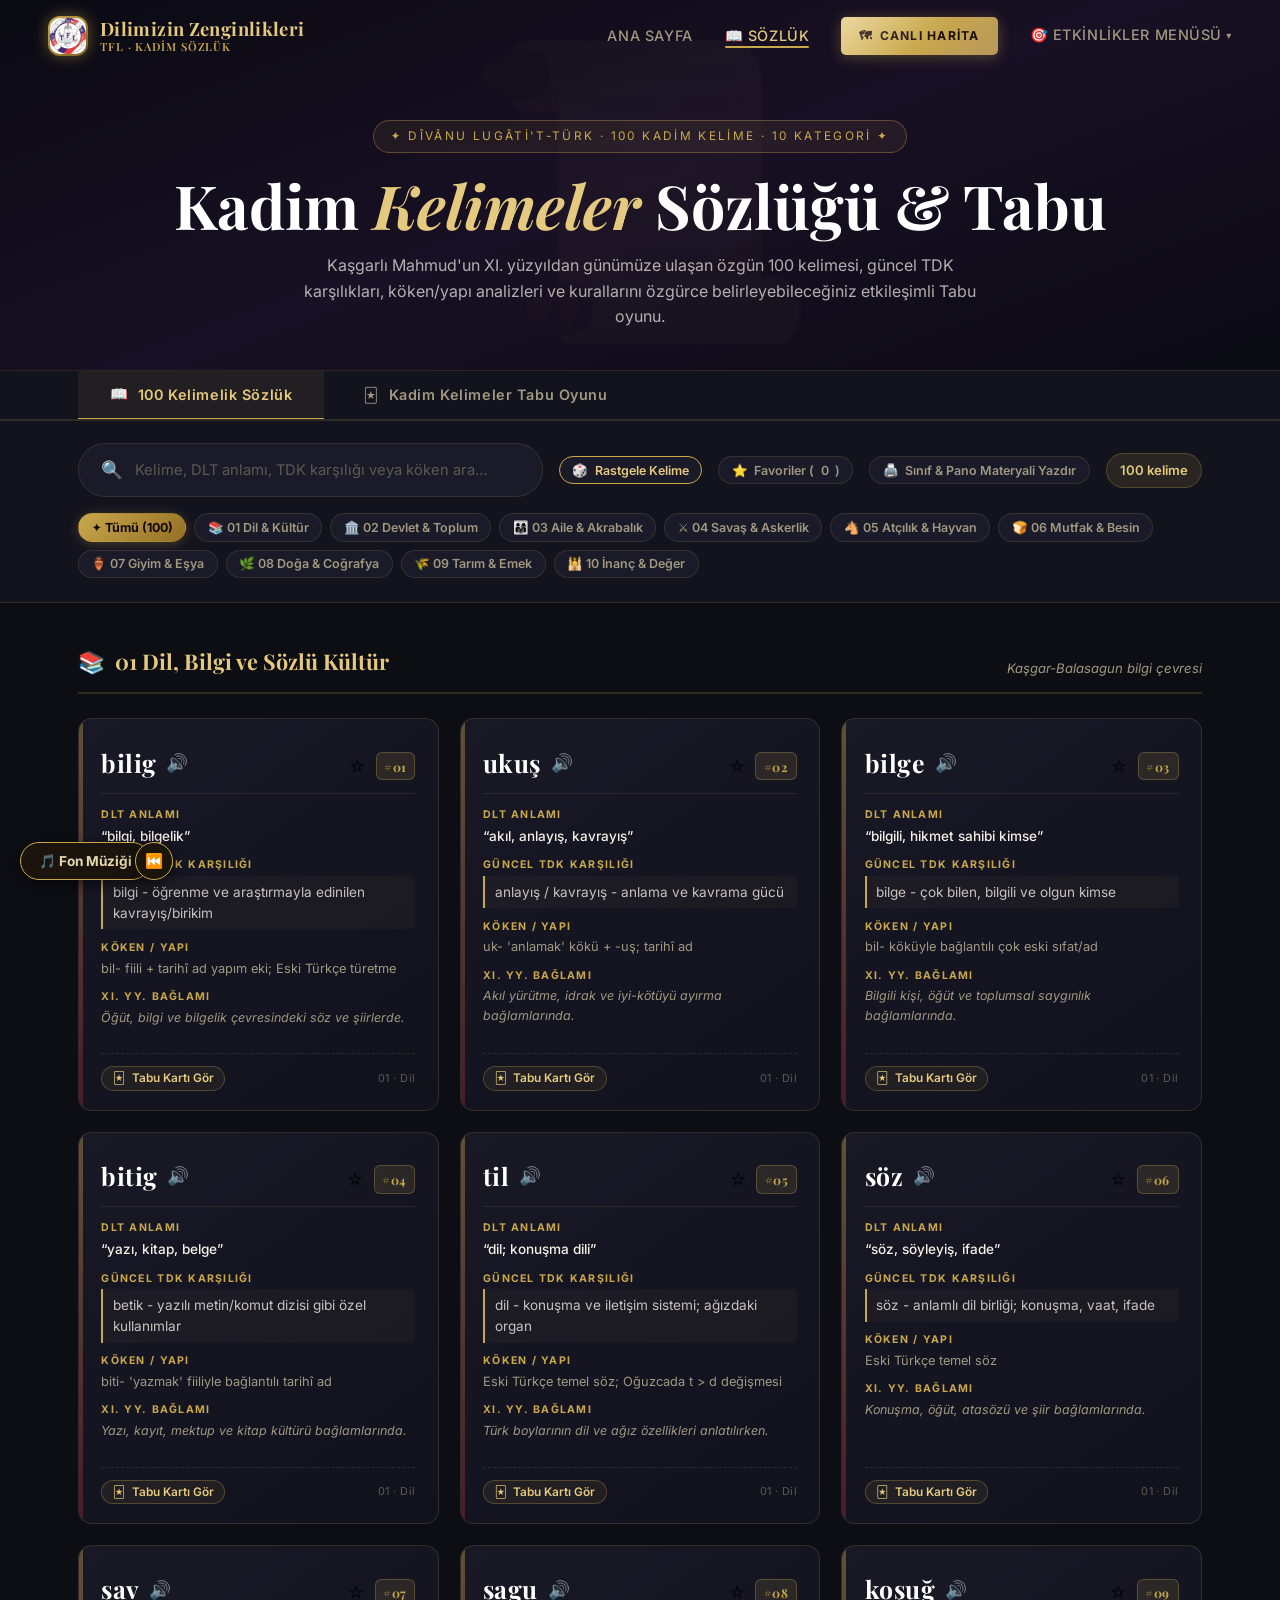
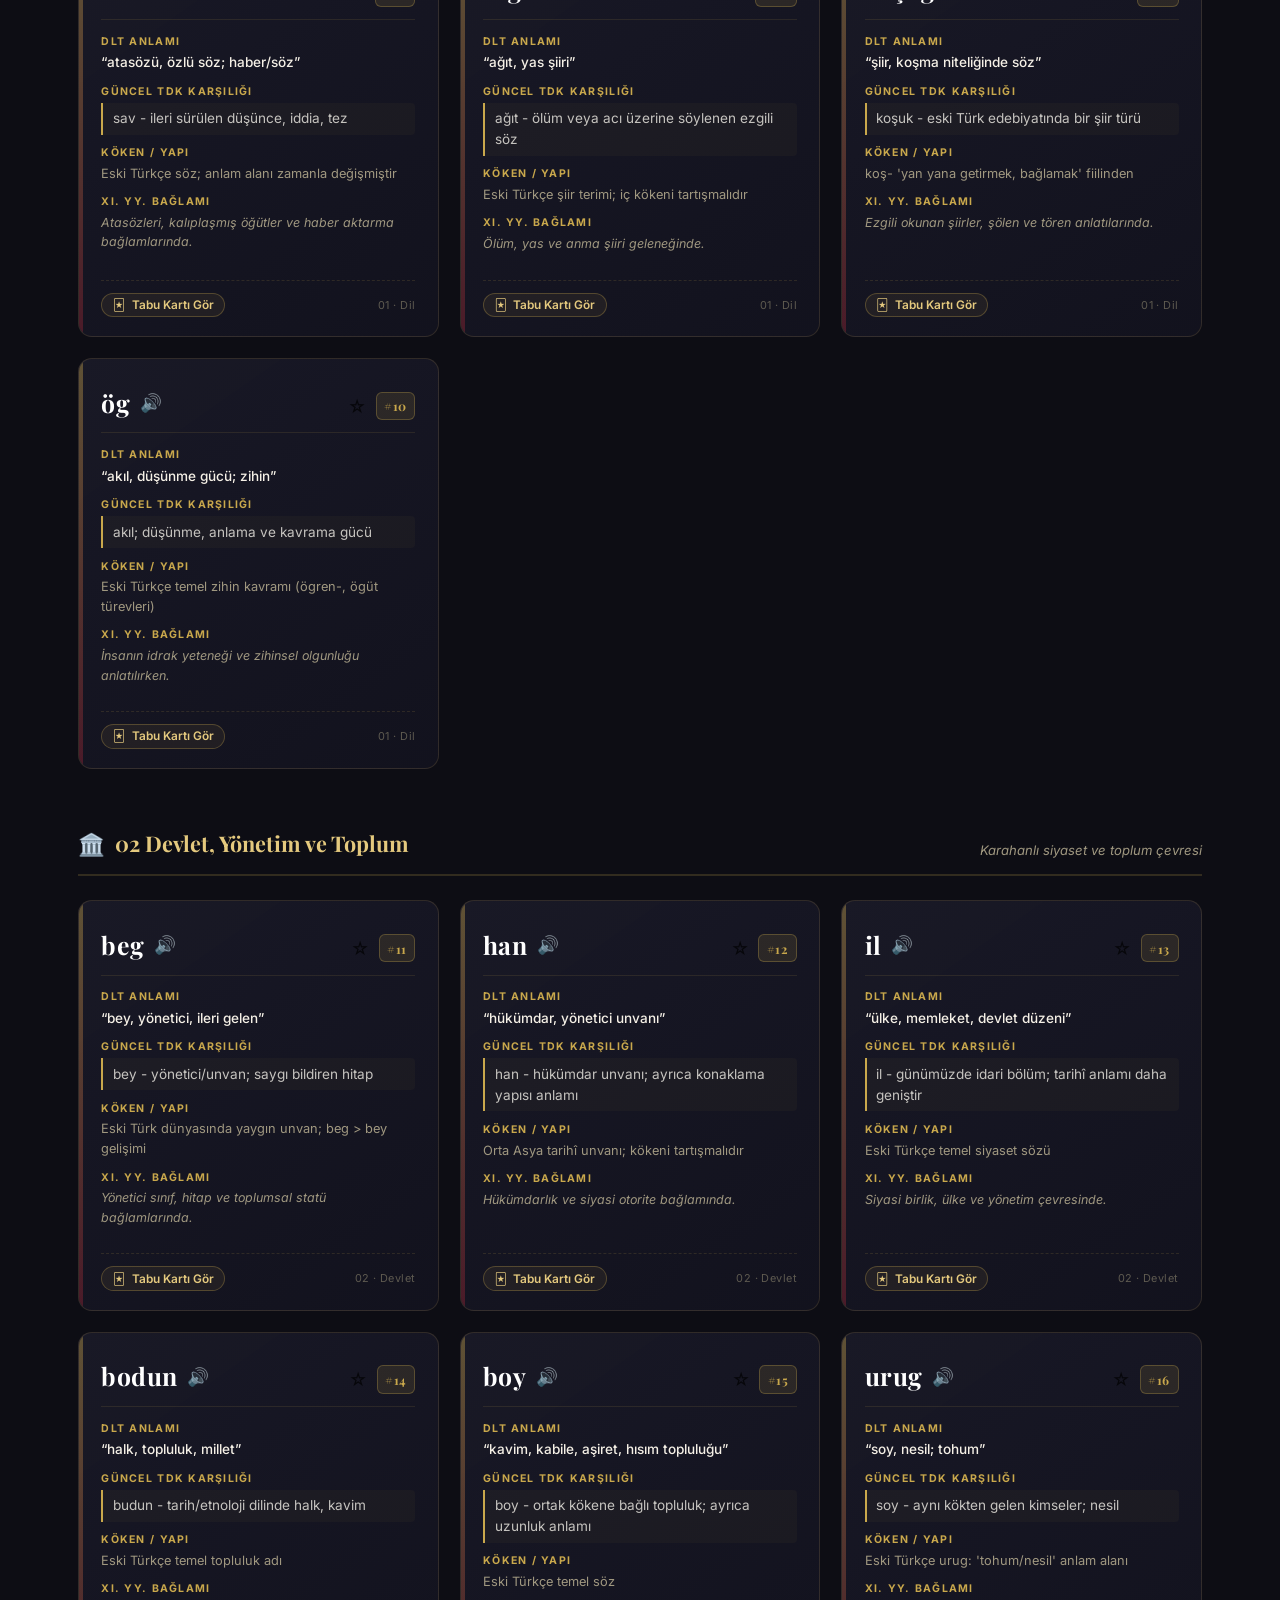
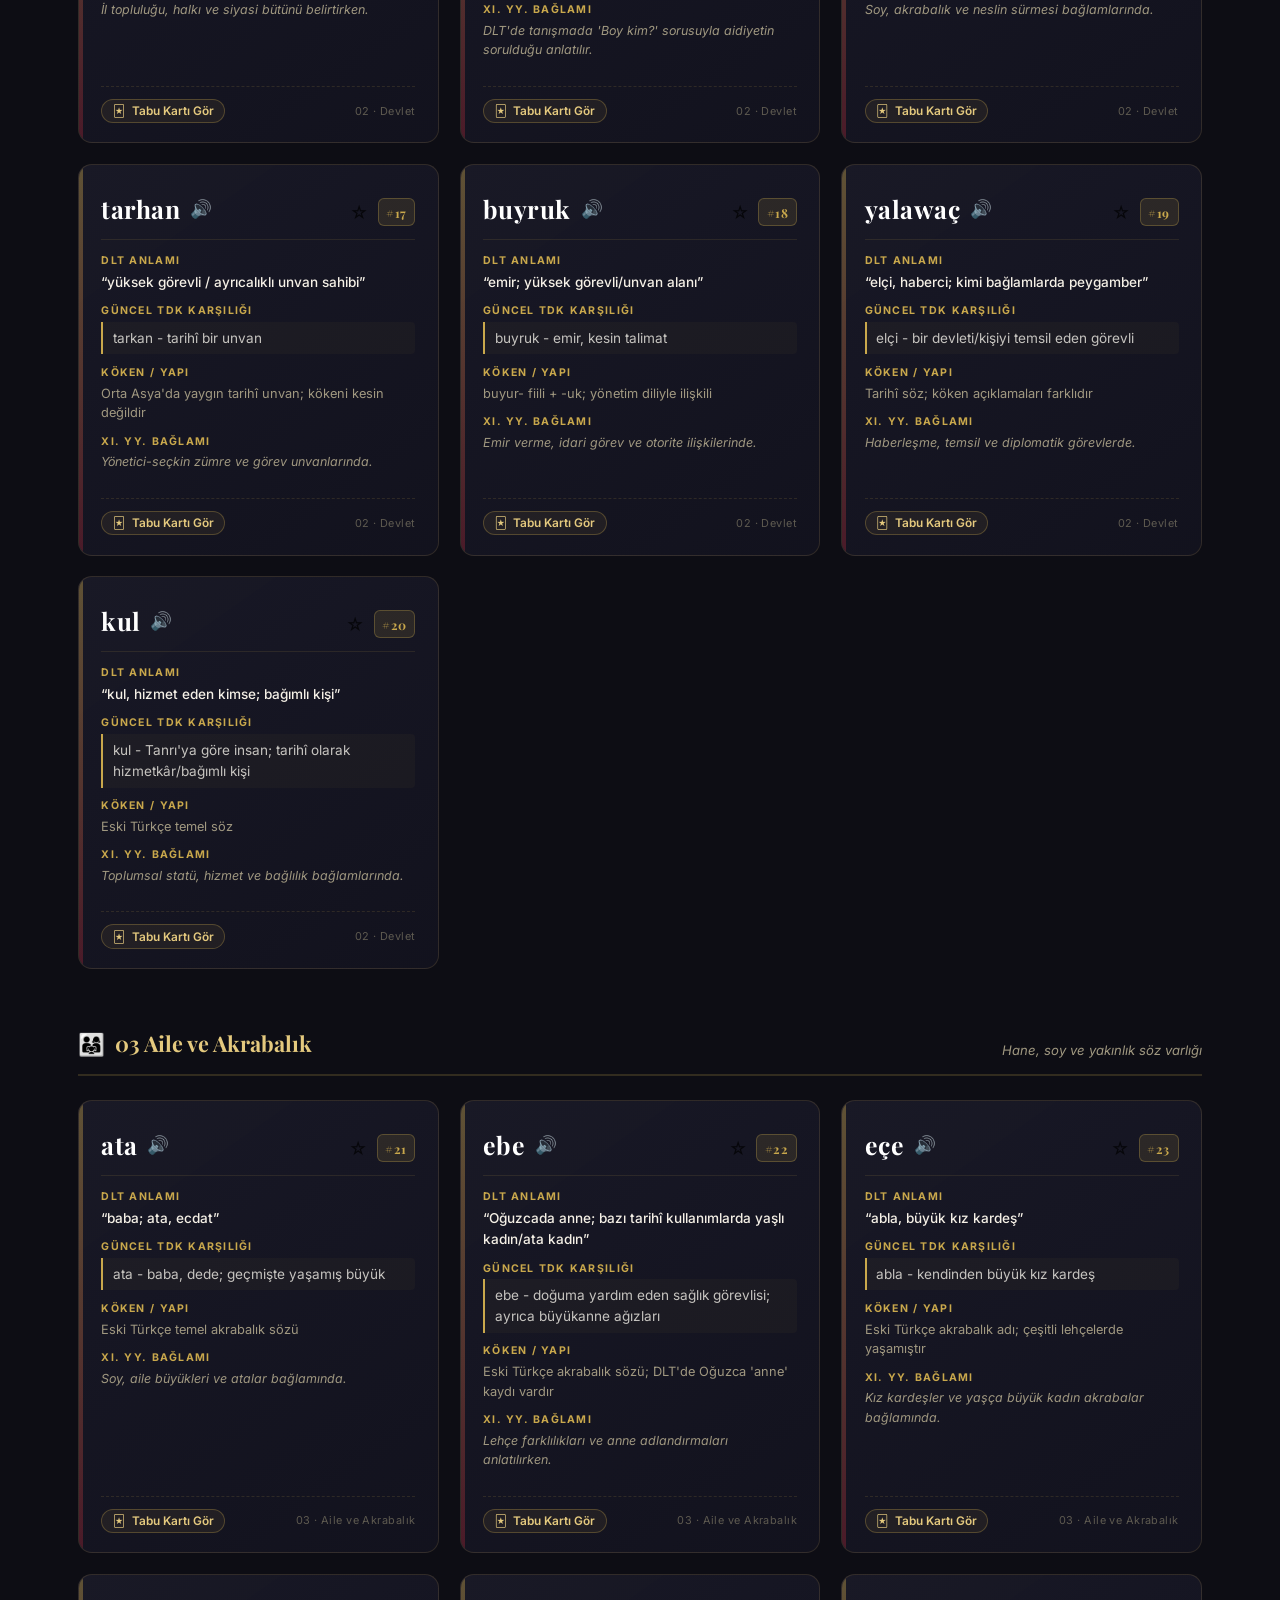
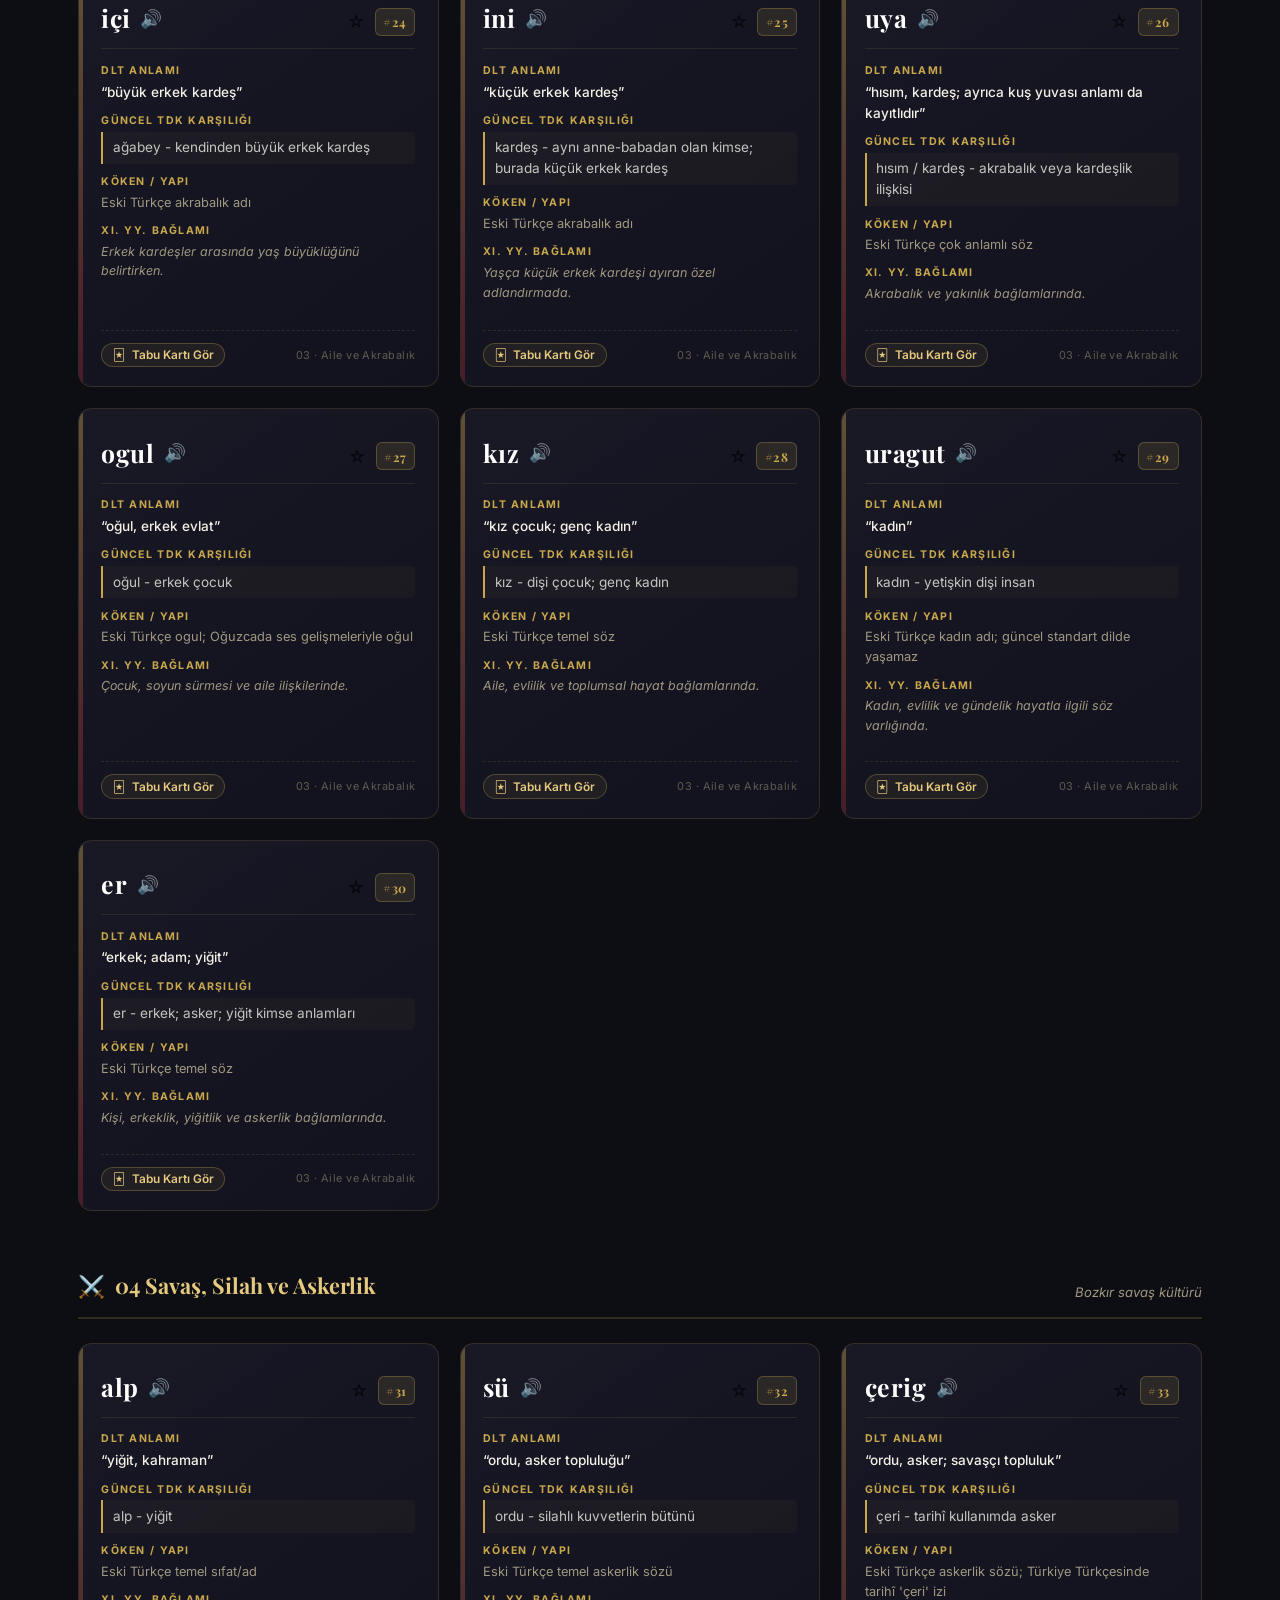
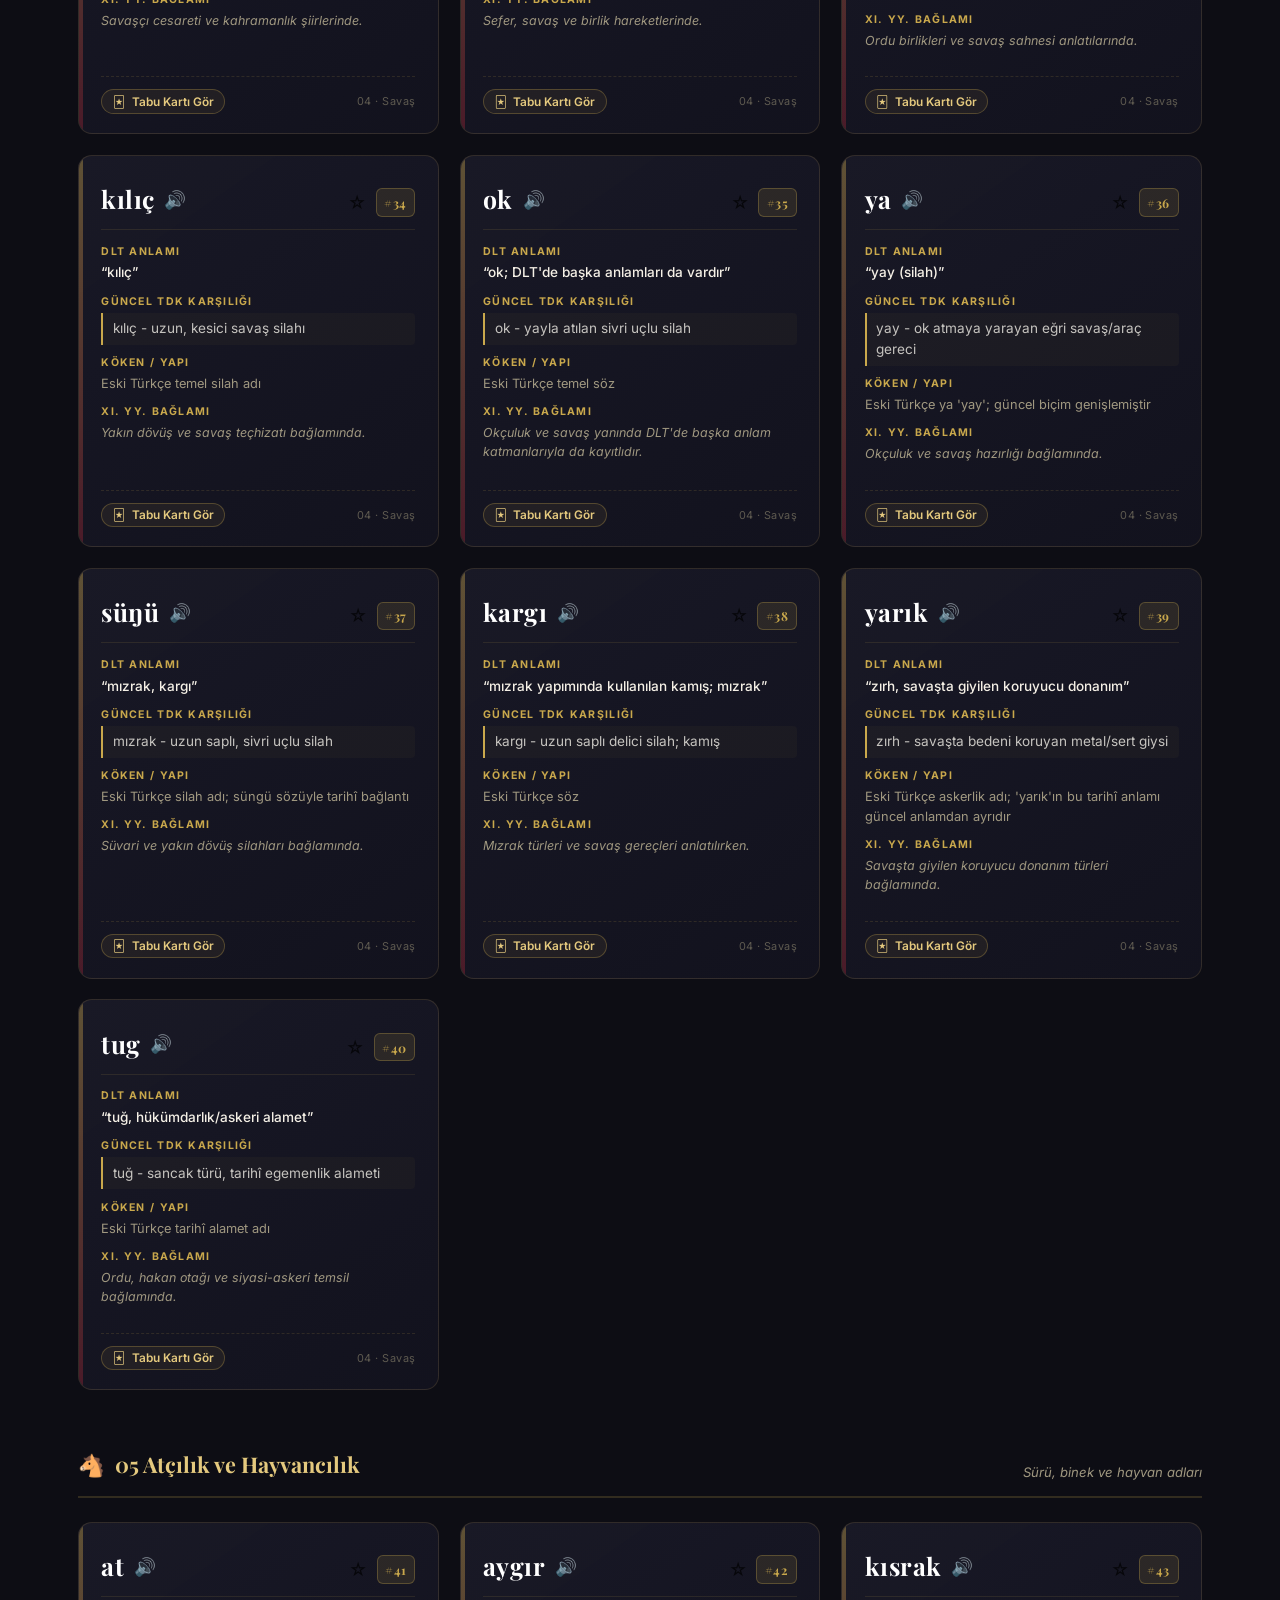
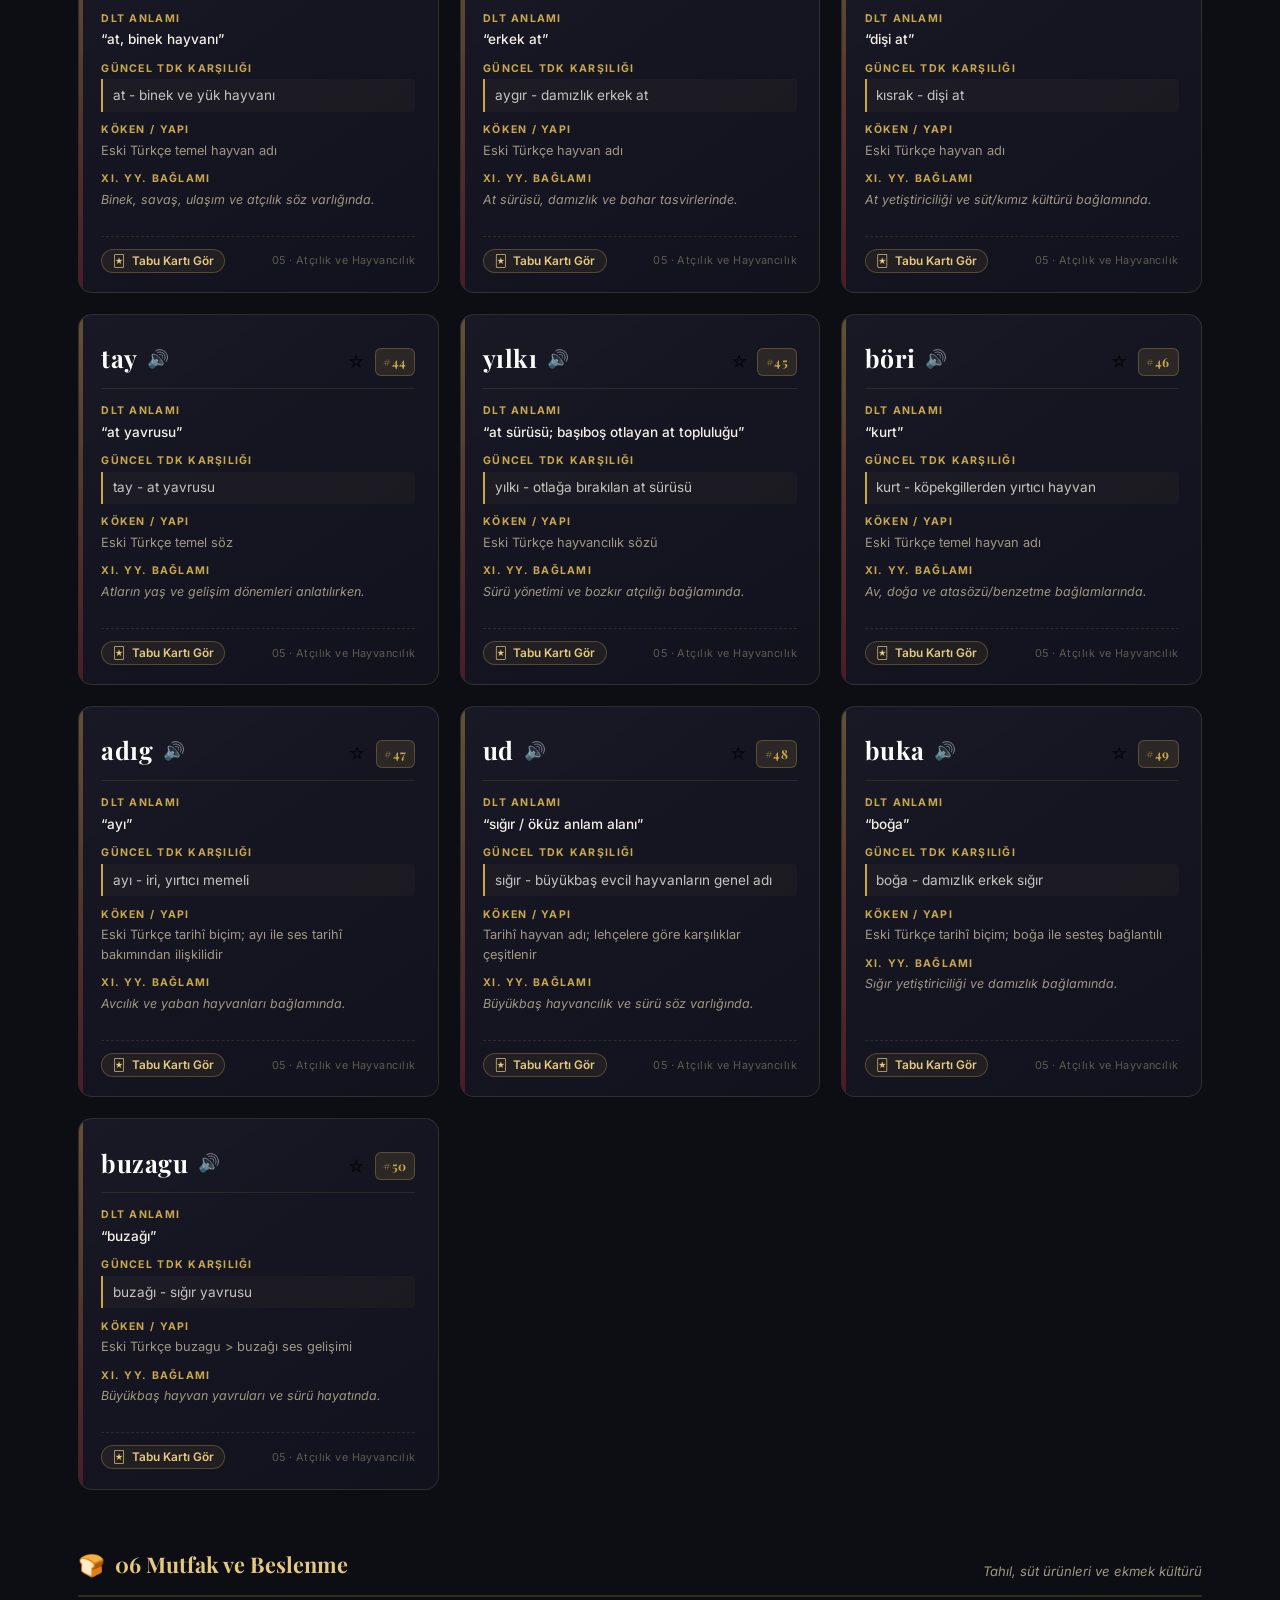
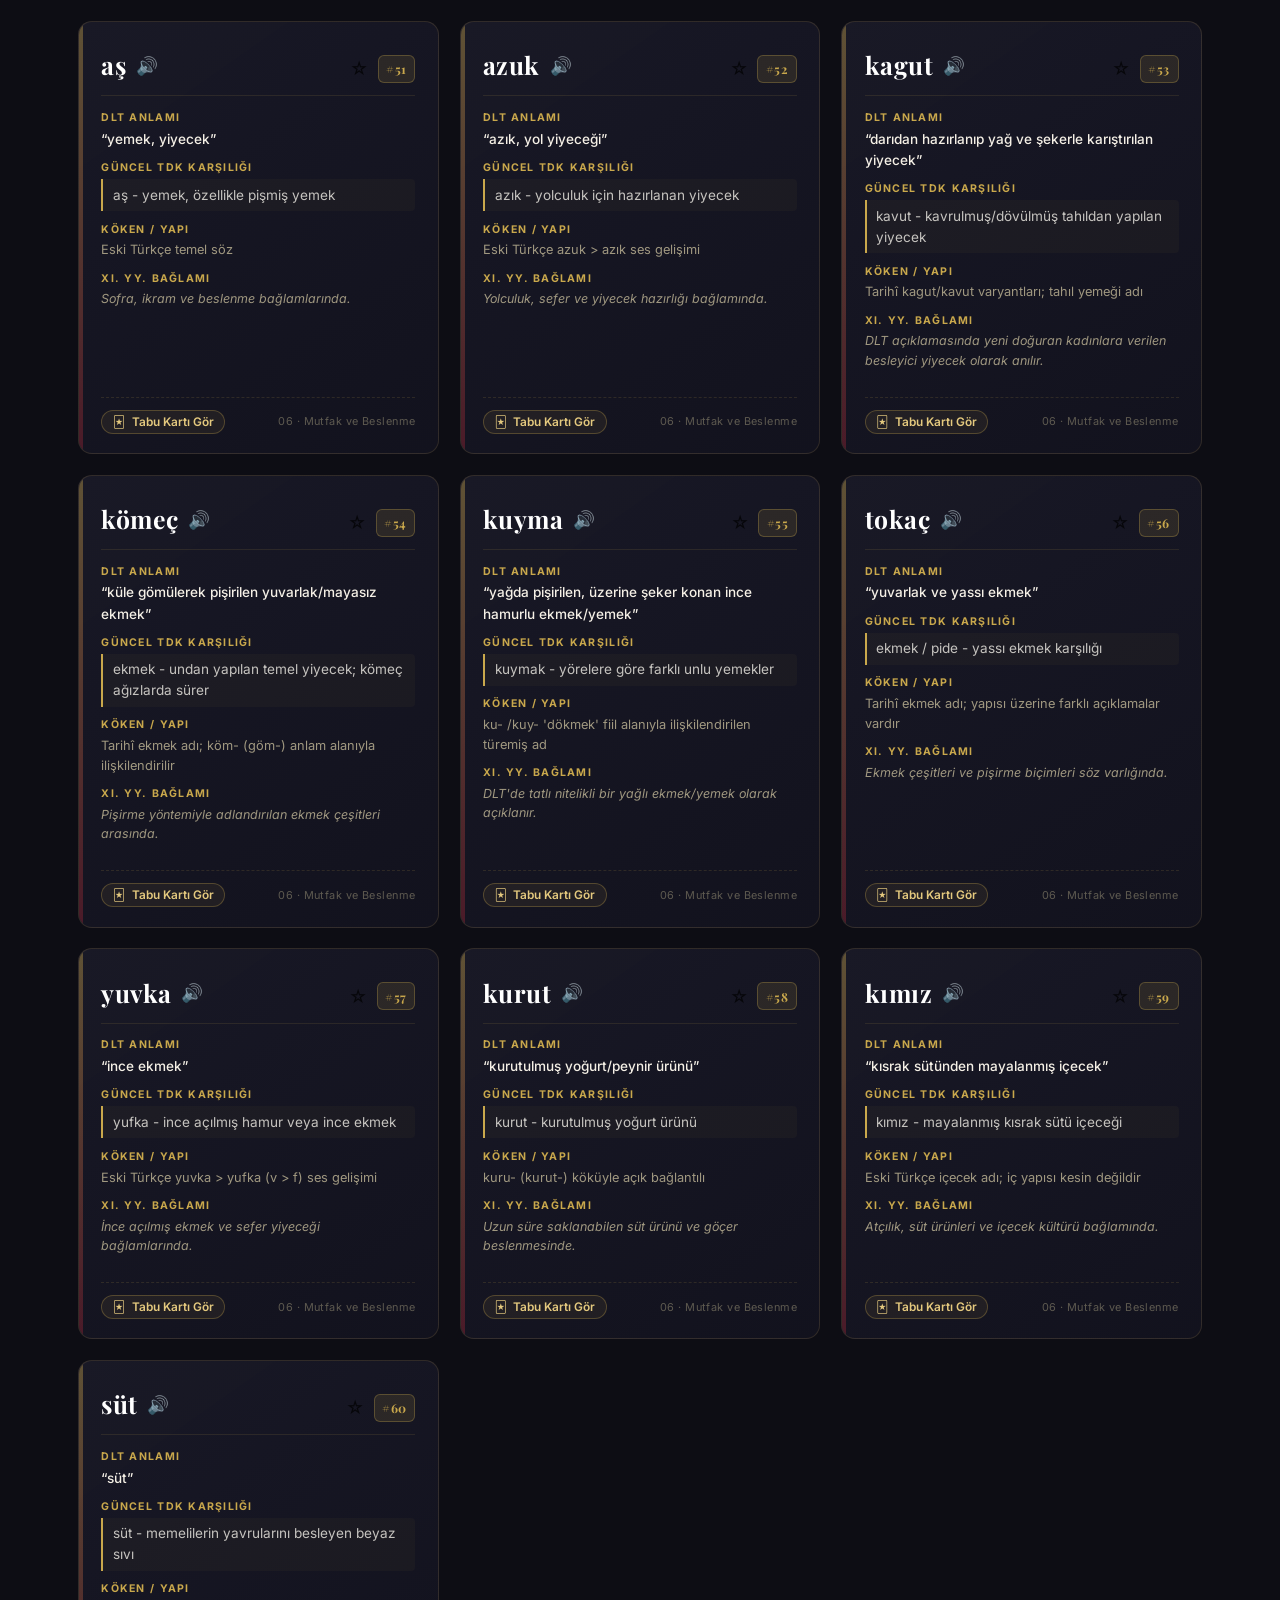
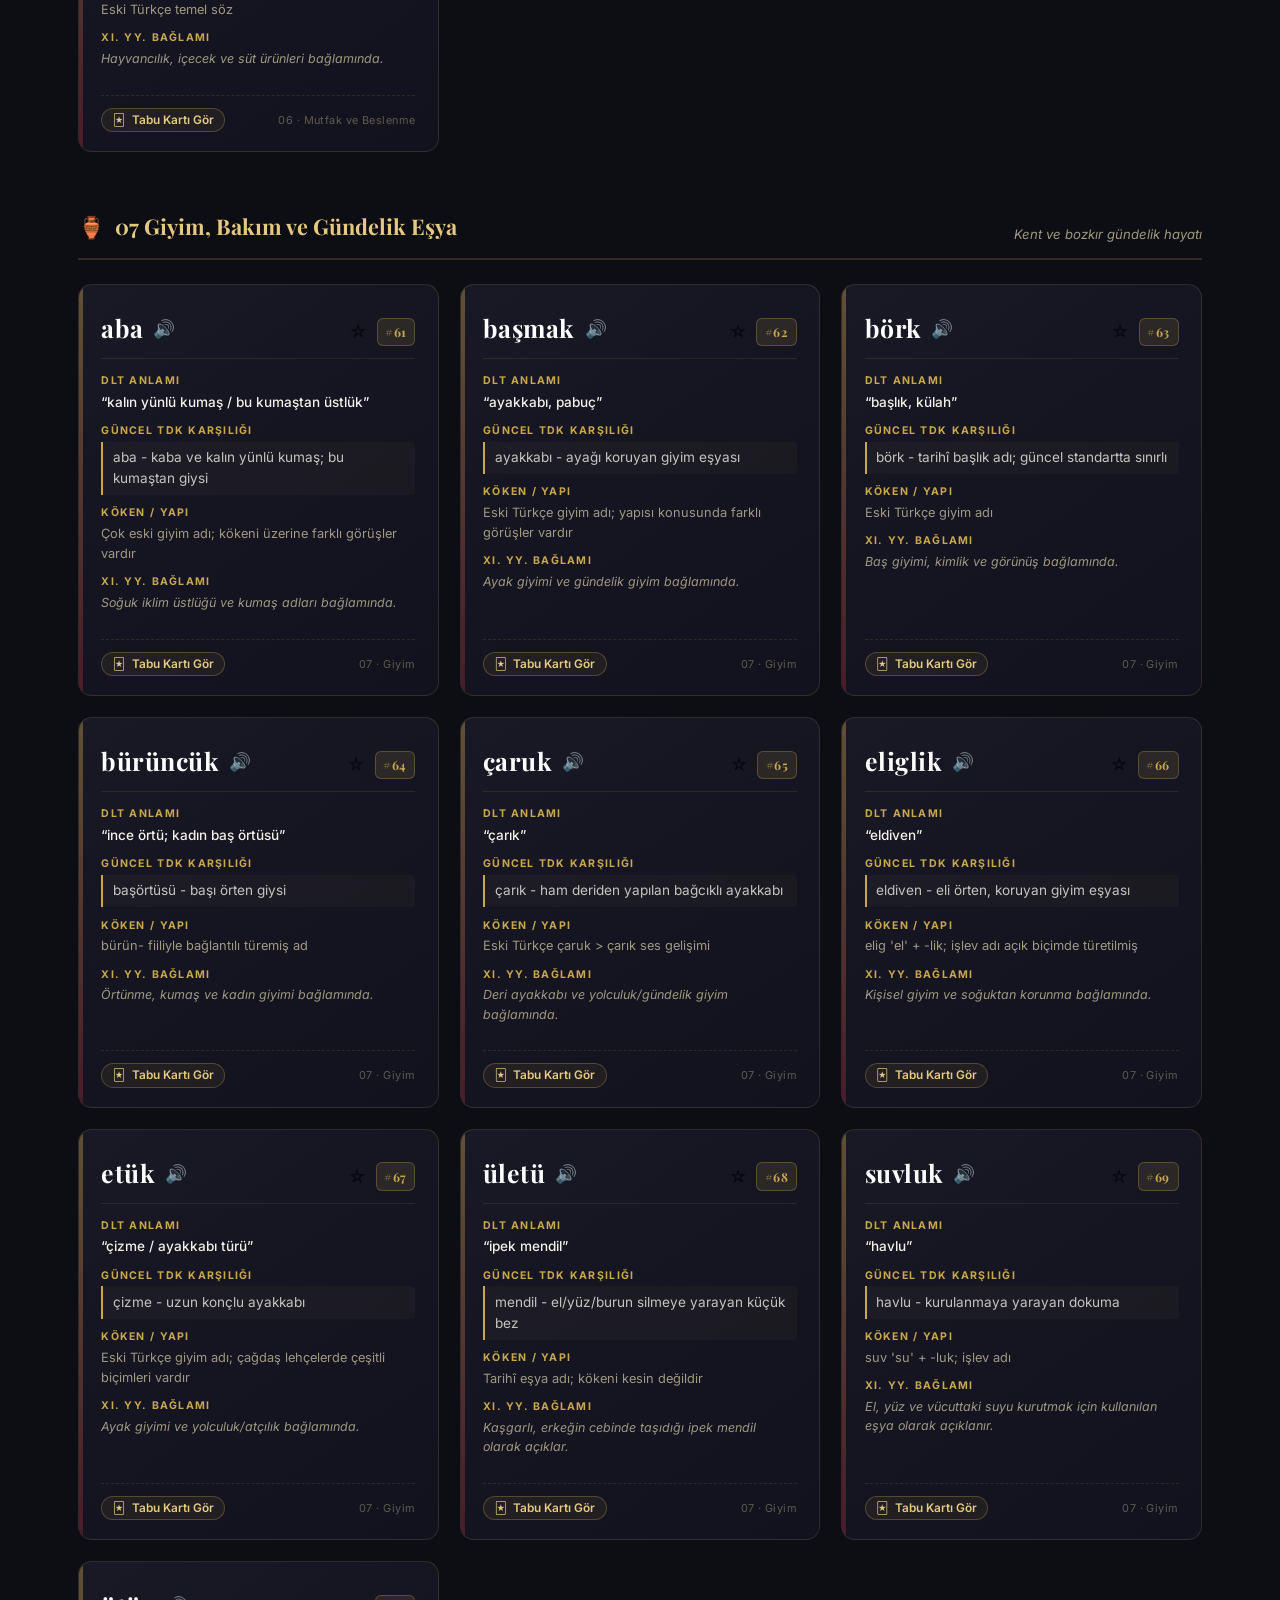
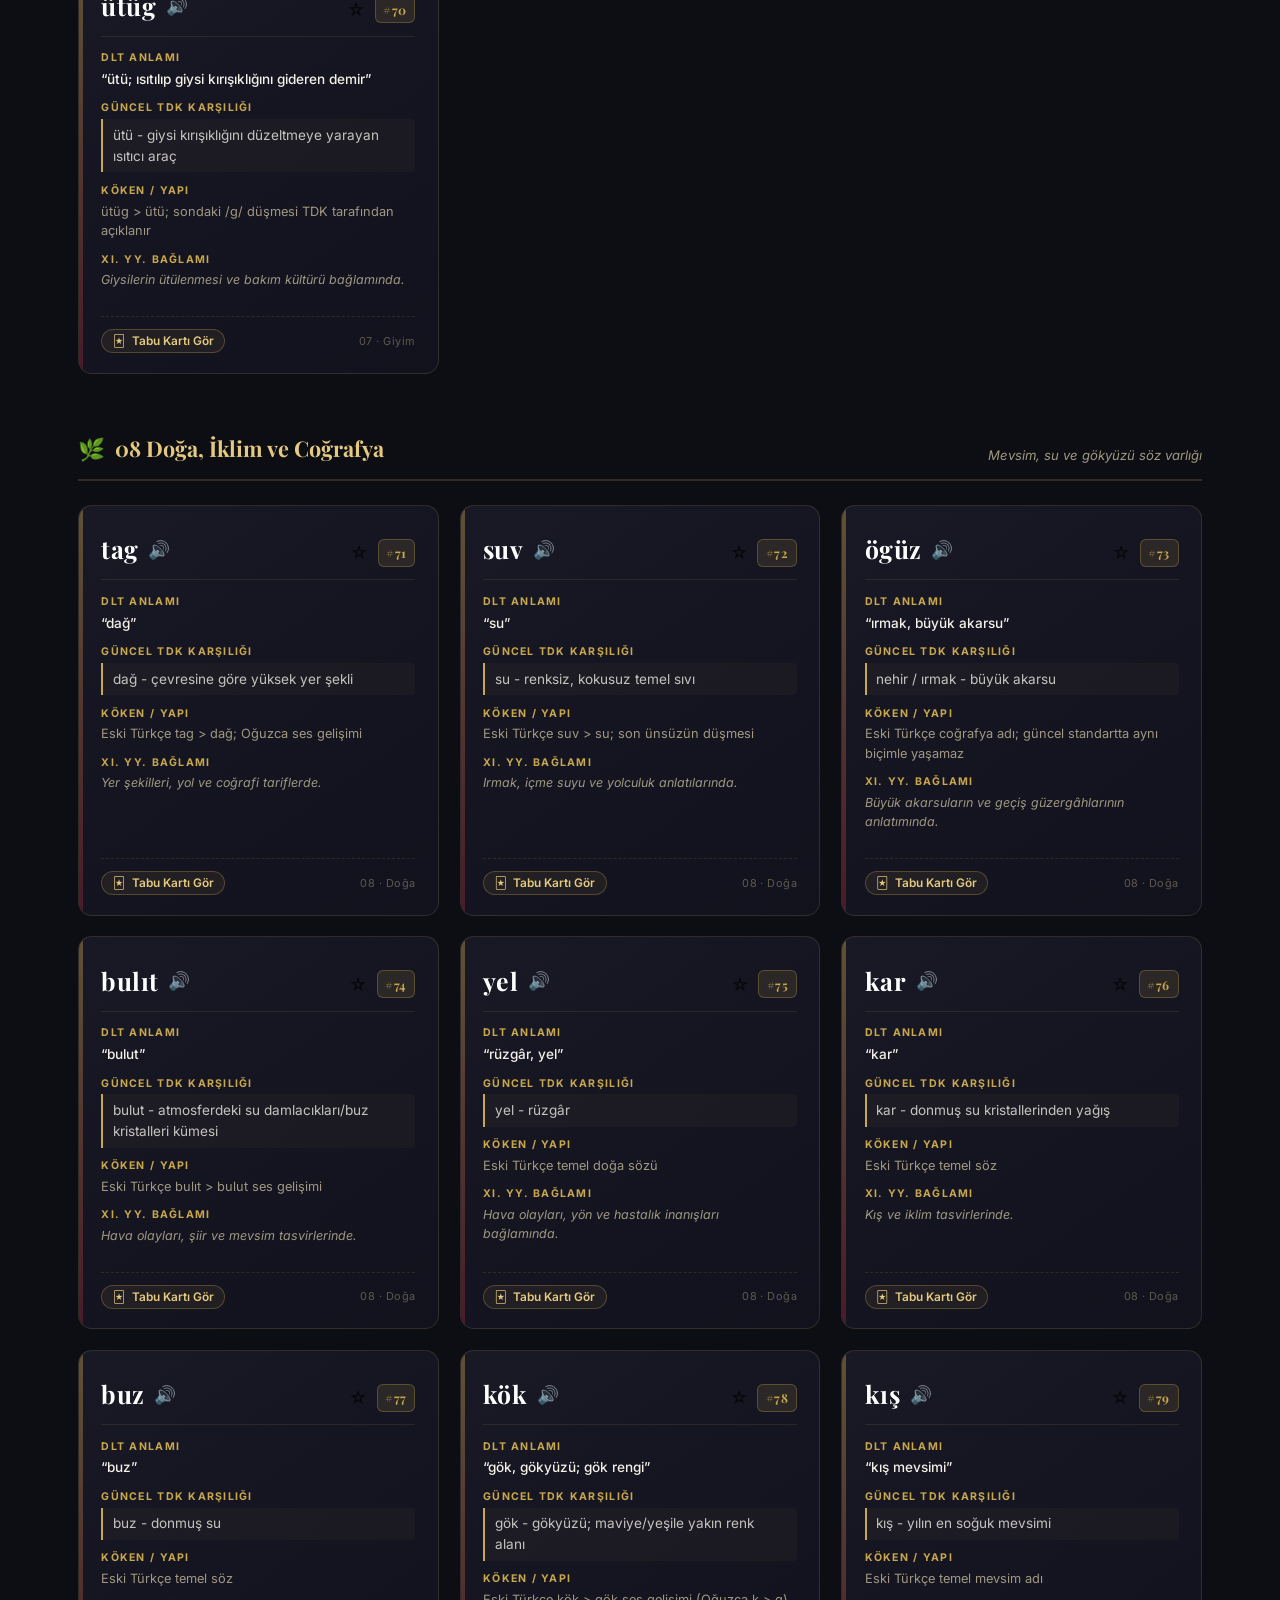
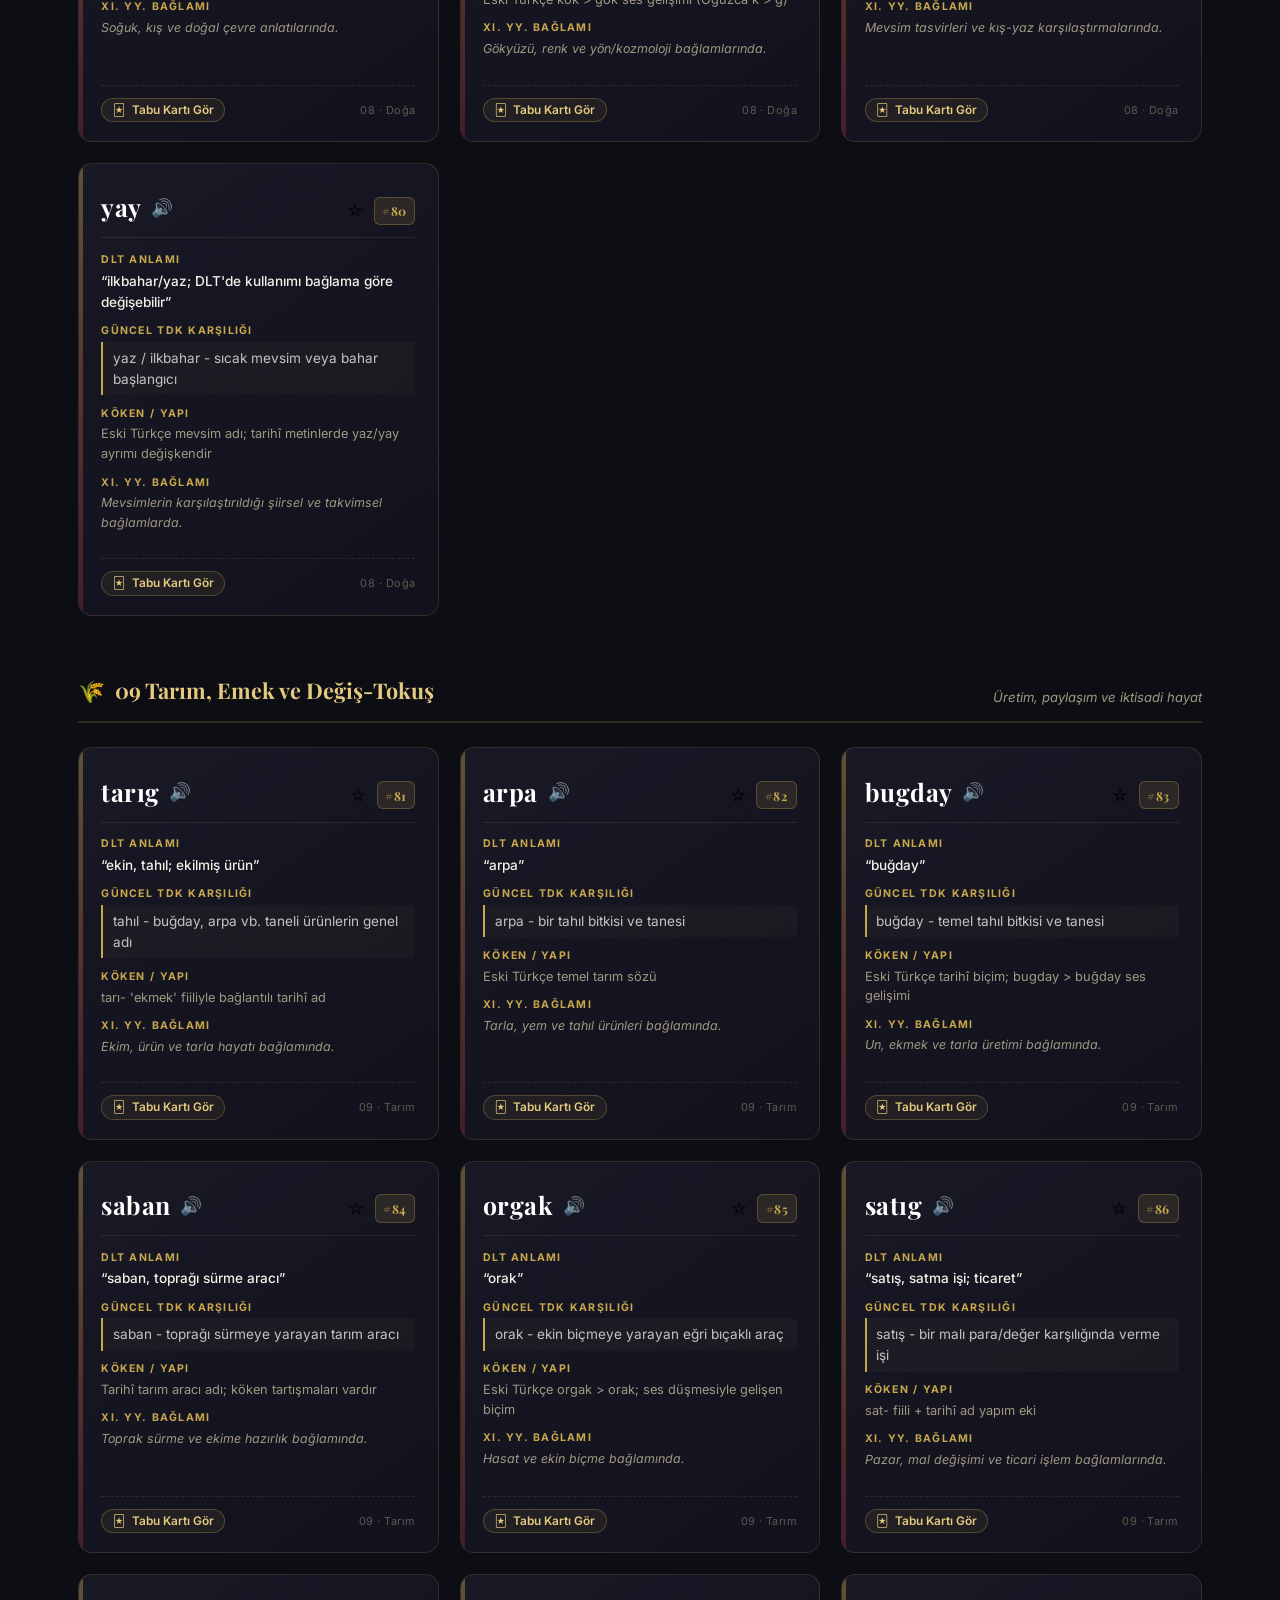
<file: sozluk.html>
<!DOCTYPE html>
<html lang="tr">
<head>
  <link rel="icon" href="favicon.ico" />
<meta charset="UTF-8"/>
<meta name="viewport" content="width=device-width,initial-scale=1.0"/>
<title>Kadim Sözlük & Tabu – Dilimizin Zenginlikleri</title>
<link rel="preconnect" href="https://fonts.googleapis.com"/>
<link rel="preconnect" href="https://fonts.gstatic.com" crossorigin/>
<link href="https://fonts.googleapis.com/css2?family=Playfair+Display:ital,wght@0,400;0,600;0,700;1,400&family=Inter:wght@300;400;500;600;700&display=swap" rel="stylesheet"/>
<link rel="stylesheet" href="style.css"/>
<style>
/* ── PAGE HERO ── */
.sozluk-hero{background:linear-gradient(160deg,#0a0a12,#181024 50%,#0a0a12);padding:calc(var(--nav-height) + 3rem) 0 2.5rem;text-align:center;position:relative;overflow:hidden;border-bottom:1px solid var(--color-border)}
.sozluk-hero::before{content:'📜';position:absolute;font-size:18rem;opacity:.025;top:50%;left:50%;transform:translate(-50%,-50%);pointer-events:none}
.sozluk-tag{display:inline-flex;align-items:center;gap:.5rem;font-size:.74rem;letter-spacing:.2em;text-transform:uppercase;color:var(--color-gold);border:1px solid rgba(201,168,76,.35);background:rgba(201,168,76,.08);padding:.45em 1.4em;border-radius:var(--radius-pill);margin-bottom:1.1rem}
.sozluk-title{font-family:var(--font-display);font-size:clamp(2.2rem,5vw,3.8rem);font-weight:700;color:#fff;line-height:1.15;margin-bottom:.8rem}
.sozluk-title em{color:var(--color-gold-light);font-style:italic}
.sozluk-sub{font-size:1rem;color:rgba(240,237,230,.72);max-width:680px;margin-inline:auto;line-height:1.6}

/* ── TABS ── */
.tab-bar{background:var(--color-surface);border-bottom:2px solid var(--color-border);position:sticky;top:var(--nav-height);z-index:200;backdrop-filter:blur(12px)}
.tab-bar-inner{display:flex;gap:.5rem;overflow-x:auto}
.tab-btn{padding:1em 2.2em;font-size:.9rem;font-weight:600;letter-spacing:.04em;color:var(--color-text-muted);background:none;border:none;border-bottom:3px solid transparent;margin-bottom:-2px;cursor:pointer;white-space:nowrap;transition:all var(--transition);display:inline-flex;align-items:center;gap:.6rem}
.tab-btn:hover{color:var(--color-gold-light);background:rgba(201,168,76,.04)}
.tab-btn.active{color:var(--color-gold-light);border-bottom-color:var(--color-gold);background:rgba(201,168,76,.08)}
.tab-panel{display:none;animation:fadeIn .3s}
.tab-panel.active{display:block}
@keyframes fadeIn{from{opacity:0;transform:translateY(6px)}to{opacity:1;transform:none}}

/* ── DICTIONARY TOOLBAR ── */
.dict-toolbar{background:var(--color-surface);padding:1.4rem 0 1rem;border-bottom:1px solid var(--color-border)}
.dict-toolbar-top{display:flex;flex-wrap:wrap;gap:1rem;align-items:center;margin-bottom:1rem}
.search-box{flex:1;min-width:240px;display:flex;align-items:center;gap:.75rem;background:var(--color-surface-2);border:1.5px solid var(--color-border);border-radius:var(--radius-pill);padding:.7rem 1.4rem;transition:border-color var(--transition),box-shadow var(--transition)}
.search-box:focus-within{border-color:var(--color-gold);box-shadow:0 0 0 3px rgba(201,168,76,.15)}
.search-input{background:none;border:none;outline:none;color:var(--color-text);font-family:var(--font-body);font-size:.92rem;width:100%}
.search-input::placeholder{color:var(--color-text-faint)}
.word-count-badge{font-size:.82rem;font-weight:600;color:var(--color-gold-light);background:rgba(201,168,76,.12);border:1px solid rgba(201,168,76,.25);border-radius:var(--radius-pill);padding:.4em 1em;white-space:nowrap}

.cat-filters{display:flex;flex-wrap:wrap;gap:.5rem;margin-bottom:.5rem}
.cat-btn{padding:.45em 1em;border-radius:var(--radius-pill);border:1.5px solid var(--color-border);font-size:.78rem;font-weight:600;color:var(--color-text-muted);background:var(--color-surface-2);cursor:pointer;transition:all var(--transition);display:inline-flex;align-items:center;gap:.4rem}
.cat-btn:hover{border-color:var(--color-gold);color:var(--color-gold-light);background:rgba(201,168,76,.08)}
.cat-btn.active{background:linear-gradient(135deg,var(--color-gold),#946f25);border-color:transparent;color:#120a02;font-weight:700;box-shadow:0 2px 12px rgba(201,168,76,.28)}

/* ── WORD CARDS ── */
.dict-section{padding:2.5rem 0 5rem;background:var(--color-bg)}
.cat-group{margin-bottom:3.5rem}
.cat-group-head{border-bottom:2px solid rgba(201,168,76,.2);padding-bottom:.8rem;margin-bottom:1.5rem;display:flex;justify-content:space-between;align-items:flex-end;flex-wrap:wrap;gap:.5rem}
.cat-group-title{font-family:var(--font-display);font-size:1.35rem;font-weight:700;color:var(--color-gold-light);display:flex;align-items:center;gap:.6rem}
.cat-group-desc{font-size:.82rem;color:var(--color-text-muted);font-style:italic}
.word-grid{display:grid;grid-template-columns:repeat(auto-fill,minmax(330px,1fr));gap:1.3rem}

/* Single Word Card */
.word-card{background:linear-gradient(145deg,rgba(26,26,40,0.92),rgba(19,19,30,0.95));border:1.5px solid var(--color-border);border-radius:var(--radius-md);padding:1.4rem 1.4rem 1.2rem;transition:all var(--transition);position:relative;overflow:hidden;display:flex;flex-direction:column;justify-content:space-between}
.word-card::before{content:'';position:absolute;top:0;left:0;width:4px;height:100%;background:linear-gradient(180deg,var(--color-gold),var(--color-crimson));opacity:.4;transition:opacity var(--transition)}
.word-card:hover{transform:translateY(-4px);box-shadow:0 12px 36px rgba(0,0,0,.6),0 0 24px rgba(201,168,76,.12);border-color:rgba(201,168,76,.4)}
.word-card:hover::before{opacity:1}

.wc-top{display:flex;justify-content:space-between;align-items:baseline;gap:.5rem;margin-bottom:.85rem;border-bottom:1px solid rgba(201,168,76,.12);padding-bottom:.55rem}
.wc-word{font-family:var(--font-display);font-size:1.55rem;font-weight:700;color:#fff;letter-spacing:.02em}
.wc-word em{color:var(--color-gold-light);font-style:normal}
.wc-no{font-family:var(--font-display);font-size:.78rem;font-weight:700;color:var(--color-gold);background:rgba(201,168,76,.12);border:1px solid rgba(201,168,76,.3);border-radius:var(--radius-sm);padding:.2em .6em;letter-spacing:.05em}

.wc-field{margin-bottom:.65rem;font-size:.85rem;line-height:1.55}
.wc-field-label{font-size:.66rem;font-weight:700;letter-spacing:.12em;text-transform:uppercase;color:var(--color-gold);display:block;margin-bottom:.15rem}
.wc-dlt{color:#f5f0e6;font-weight:500}
.wc-tdk{color:rgba(240,237,230,.8);background:rgba(201,168,76,.04);border-left:2.5px solid var(--color-gold);padding:.35rem .6rem;border-radius:0 4px 4px 0}
.wc-koken{color:var(--color-text-muted);font-size:.8rem}
.wc-baglam{color:var(--color-text-muted);font-size:.78rem;font-style:italic}

.wc-actions{margin-top:1rem;padding-top:.75rem;border-top:1px dashed rgba(201,168,76,.15);display:flex;justify-content:space-between;align-items:center;gap:.5rem}
.wc-tabu-btn{font-size:.74rem;font-weight:600;color:var(--color-gold-light);background:rgba(201,168,76,.08);border:1px solid rgba(201,168,76,.3);border-radius:var(--radius-pill);padding:.35em .9em;cursor:pointer;transition:all var(--transition);display:inline-flex;align-items:center;gap:.4rem}
.wc-tabu-btn:hover{background:var(--color-gold);color:#120a02}
.wc-category-tag{font-size:.68rem;color:var(--color-text-faint);letter-spacing:.04em}

/* Inline Tabu drawer */
.wc-tabu-drawer{display:none;background:rgba(155,35,53,.08);border:1px solid rgba(155,35,53,.3);border-radius:var(--radius-sm);padding:.75rem;margin-top:.75rem;animation:fadeIn .2s}
.wc-tabu-drawer.open{display:block}
.wc-tabu-drawer-title{font-size:.65rem;font-weight:700;letter-spacing:.15em;text-transform:uppercase;color:#e67086;margin-bottom:.4rem;display:flex;align-items:center;gap:.3rem}
.wc-tabu-chips{display:flex;flex-wrap:wrap;gap:.35rem}
.wc-tabu-chip{background:rgba(155,35,53,.18);border:1px solid rgba(155,35,53,.45);color:#ff99aa;font-size:.72rem;font-weight:600;padding:.2em .6em;border-radius:var(--radius-sm)}

.wc-icon-btn{background:none;border:none;cursor:pointer;font-size:1.1rem;padding:.2rem;opacity:.7;transition:all var(--transition)}
.wc-icon-btn:hover{opacity:1;transform:scale(1.15)}
.wc-icon-btn.active{opacity:1;filter:drop-shadow(0 0 6px var(--color-gold))}
.word-card.highlighted{outline:3px solid var(--color-gold);box-shadow:0 0 30px rgba(201,168,76,.4);animation:cardPulse 1s ease-in-out infinite alternate}
@keyframes cardPulse{from{transform:scale(1)}to{transform:scale(1.02)}}

/* Print Stylesheet for physical taboo cards */
@media print{
  header,footer,.tab-bar,.dict-toolbar,.sozluk-hero,.wc-actions,.wc-koken,.wc-baglam,.empty-msg{display:none !important}
  body,main,.dict-section{background:#fff !important;color:#000 !important;padding:0 !important}
  .word-grid{display:grid !important;grid-template-columns:repeat(3,1fr) !important;gap:8mm !important}
  .word-card{page-break-inside:avoid;border:2px dashed #444 !important;border-radius:6px !important;padding:5mm !important;background:#fff !important;box-shadow:none !important;color:#000 !important}
  .wc-word{color:#900 !important;font-size:1.4rem !important}
  .wc-dlt,.wc-tdk{color:#222 !important;font-size:.8rem !important}
  .wc-tabu-drawer{display:block !important;background:none !important;border:1px solid #999 !important;margin-top:3mm !important}
  .wc-tabu-chip{background:#f0f0f0 !important;color:#900 !important;border:1px solid #aaa !important;font-size:.8rem !important}
}

.empty-msg{text-align:center;padding:5rem 1rem;color:var(--color-text-muted);display:none}
.empty-msg.show{display:block}
.empty-msg .em-icon{font-size:3.5rem;margin-bottom:1rem}

/* ── TABU OYUNU SECTION ── */
.tabu-wrap{padding:2.5rem 0 6rem;background:var(--color-bg);min-height:75vh}

/* Setup Card */
.tabu-setup{max-width:820px;margin-inline:auto;background:var(--color-surface);border:1.5px solid var(--color-border);border-radius:var(--radius-lg);padding:2.5rem clamp(1.2rem,4vw,3rem);box-shadow:0 12px 48px rgba(0,0,0,.5)}
.setup-title{font-family:var(--font-display);font-size:2.2rem;font-weight:700;color:#fff;text-align:center;margin-bottom:.4rem}
.setup-title em{color:var(--color-gold-light);font-style:italic}
.setup-sub{text-align:center;color:var(--color-text-muted);font-size:.95rem;margin-bottom:2.5rem}

.setup-box{background:var(--color-surface-2);border:1px solid var(--color-border);border-radius:var(--radius-md);padding:1.5rem;margin-bottom:1.5rem}
.setup-box-title{font-family:var(--font-display);font-size:1.05rem;font-weight:700;color:var(--color-gold-light);margin-bottom:1.1rem;display:flex;align-items:center;gap:.5rem}

.mode-cards{display:grid;grid-template-columns:1fr 1fr;gap:1.2rem}
.mode-card{border:2px solid var(--color-border);border-radius:var(--radius-md);padding:1.4rem;cursor:pointer;transition:all var(--transition);text-align:center;background:rgba(255,255,255,.01)}
.mode-card:hover{border-color:var(--color-gold);background:rgba(201,168,76,.06)}
.mode-card.selected{border-color:var(--color-gold);background:rgba(201,168,76,.12);box-shadow:0 0 24px rgba(201,168,76,.2)}
.mode-icon{font-size:2.5rem;margin-bottom:.6rem}
.mode-name{font-family:var(--font-display);font-size:1.15rem;font-weight:700;color:#fff;margin-bottom:.3rem}
.mode-desc{font-size:.8rem;color:var(--color-text-muted);line-height:1.5}

.setup-grid{display:grid;grid-template-columns:repeat(auto-fit,minmax(200px,1fr));gap:1rem}
.setup-field{display:flex;flex-direction:column;gap:.4rem}
.setup-field label{font-size:.78rem;font-weight:600;color:var(--color-text-muted);display:flex;justify-content:space-between}
.setup-field label span{color:var(--color-gold-light)}
.setup-input,.setup-select{background:var(--color-surface);border:1.5px solid var(--color-border);border-radius:var(--radius-sm);padding:.6rem .85rem;color:var(--color-text);font-family:var(--font-body);font-size:.9rem;transition:border-color var(--transition)}
.setup-input:focus,.setup-select:focus{outline:none;border-color:var(--color-gold)}

.team-inputs-grid{display:grid;grid-template-columns:repeat(auto-fit,minmax(180px,1fr));gap:.75rem;margin-top:.5rem}
.team-name-input{background:var(--color-surface);border:1.5px solid var(--color-border);border-radius:var(--radius-sm);padding:.6rem .9rem;color:var(--color-text);font-family:var(--font-body);font-size:.88rem}
.team-name-input:focus{outline:none;border-color:var(--color-gold)}

.start-btn{width:100%;padding:1.15rem;border-radius:var(--radius-pill);background:linear-gradient(135deg,var(--color-gold),var(--color-crimson));color:#fff;font-family:var(--font-display);font-size:1.2rem;font-weight:700;letter-spacing:.04em;border:none;cursor:pointer;margin-top:1.5rem;transition:all var(--transition);box-shadow:0 8px 30px rgba(201,168,76,.25)}
.start-btn:hover{transform:translateY(-2px);box-shadow:0 12px 36px rgba(201,168,76,.4)}

/* WAITING SCREEN */
.tabu-waiting{display:none;max-width:560px;margin-inline:auto;background:var(--color-surface);border:2px solid var(--color-border);border-radius:var(--radius-lg);text-align:center;padding:3.5rem 2rem}
.waiting-badge{display:inline-block;font-size:.78rem;font-weight:700;letter-spacing:.15em;text-transform:uppercase;color:var(--color-gold);background:rgba(201,168,76,.1);border:1px solid rgba(201,168,76,.3);border-radius:var(--radius-pill);padding:.35em 1.2em;margin-bottom:1.2rem}
.waiting-icon{font-size:4.5rem;margin-bottom:1rem;animation:float 3s ease-in-out infinite}
@keyframes float{0%,100%{transform:translateY(0)}50%{transform:translateY(-8px)}}
.waiting-title{font-family:var(--font-display);font-size:2rem;font-weight:700;color:#fff;margin-bottom:.5rem}
.waiting-desc{color:var(--color-text-muted);margin-bottom:2rem;font-size:.95rem;line-height:1.6}
.start-turn-btn{display:inline-flex;align-items:center;gap:.6rem;padding:1rem 2.8rem;border-radius:var(--radius-pill);background:linear-gradient(135deg,var(--color-gold),var(--color-crimson));color:#fff;font-family:var(--font-display);font-size:1.15rem;font-weight:700;border:none;cursor:pointer;transition:all var(--transition);box-shadow:0 8px 28px rgba(201,168,76,.3)}
.start-turn-btn:hover{transform:translateY(-2px);box-shadow:0 12px 36px rgba(201,168,76,.45)}

/* ACTIVE GAME SCREEN */
.tabu-game{display:none;max-width:720px;margin-inline:auto}
.game-header-bar{display:flex;justify-content:space-between;align-items:center;margin-bottom:1.2rem;background:var(--color-surface);border:1px solid var(--color-border);border-radius:var(--radius-pill);padding:.6rem 1.4rem;flex-wrap:wrap;gap:.6rem}
.game-active-entity{font-family:var(--font-display);font-size:1.1rem;font-weight:700;color:var(--color-gold-light);display:flex;align-items:center;gap:.5rem}
.game-round-info{font-size:.8rem;color:var(--color-text-muted)}

.scores-stream{display:flex;gap:.6rem;flex-wrap:wrap}
.score-pill{background:var(--color-surface-2);border:1px solid var(--color-border);border-radius:var(--radius-pill);padding:.35em .9em;font-size:.8rem;color:var(--color-text-muted);transition:all var(--transition)}
.score-pill.active{border-color:var(--color-gold);color:var(--color-gold-light);font-weight:700;background:rgba(201,168,76,.12)}

/* Timer Bar */
.game-timer-area{text-align:center;margin-bottom:1.5rem}
.timer-radial{width:88px;height:88px;border-radius:50%;background:var(--color-surface);border:4px solid var(--color-border);display:flex;align-items:center;justify-content:center;margin-inline:auto;font-family:var(--font-display);font-size:2rem;font-weight:700;color:var(--color-gold-light);box-shadow:0 0 20px rgba(0,0,0,.4);transition:all .3s}
.timer-radial.urgent{border-color:#ff3355;color:#ff3355;box-shadow:0 0 25px rgba(255,51,85,.4);animation:heartbeat .6s infinite}
@keyframes heartbeat{0%,100%{transform:scale(1)}50%{transform:scale(1.08)}}

/* Tabu Play Card */
.play-card{background:linear-gradient(160deg,#19152b 0%,#110e1c 100%);border:2.5px solid var(--color-gold);border-radius:var(--radius-lg);padding:2.2rem 2rem 2rem;position:relative;overflow:hidden;box-shadow:0 16px 48px rgba(0,0,0,.7),0 0 40px rgba(201,168,76,.15);margin-bottom:1.5rem;text-align:center}
.play-card-no{position:absolute;top:1rem;right:1.2rem;font-size:.75rem;font-weight:700;color:var(--color-gold);background:rgba(201,168,76,.12);border:1px solid rgba(201,168,76,.3);border-radius:var(--radius-sm);padding:.15em .55em}
.play-card-cat{display:inline-block;font-size:.7rem;font-weight:700;letter-spacing:.15em;text-transform:uppercase;color:var(--color-gold);margin-bottom:.5rem}
.play-main-word{font-family:var(--font-display);font-size: clamp(2.4rem,6vw,3.4rem);font-weight:800;color:#fff;line-height:1.15;letter-spacing:.02em;margin-bottom:.4rem;text-shadow:0 2px 14px rgba(0,0,0,.6)}
.play-main-dlt{font-size:1.05rem;color:var(--color-gold-light);font-style:italic;margin-bottom:1.6rem}

.play-forbidden-box{background:rgba(155,35,53,.15);border:2px solid rgba(155,35,53,.5);border-radius:var(--radius-md);padding:1.4rem 1.2rem 1.2rem;position:relative}
.play-forbidden-tag{position:absolute;top:-12px;left:50%;transform:translateX(-50%);background:#9b2335;color:#fff;font-size:.68rem;font-weight:800;letter-spacing:.18em;text-transform:uppercase;padding:.2em 1.2em;border-radius:var(--radius-pill);white-space:nowrap;box-shadow:0 2px 10px rgba(0,0,0,.4)}
.play-forbidden-words{display:flex;flex-direction:column;gap:.6rem;align-items:center;margin-top:.4rem}
.play-forbidden-word{font-family:var(--font-display);font-size:1.25rem;font-weight:700;color:#ff99aa;letter-spacing:.03em;border-bottom:1px dashed rgba(255,153,170,.25);padding-bottom:.2rem;width:80%;max-width:320px}

/* Action Buttons */
.game-controls{display:grid;grid-template-columns:1.2fr 1fr 1.2fr;gap:1rem;margin-bottom:1.2rem}
.ctrl-btn{padding:1.1rem .8rem;border-radius:var(--radius-md);font-family:var(--font-display);font-size:1.05rem;font-weight:700;letter-spacing:.02em;border:none;cursor:pointer;transition:all var(--transition);display:flex;flex-direction:column;align-items:center;gap:.3rem}
.ctrl-btn small{font-family:var(--font-body);font-size:.68rem;opacity:.8;font-weight:400}
.ctrl-correct{background:linear-gradient(135deg,#1f8551,#105a33);color:#fff;box-shadow:0 6px 20px rgba(31,133,81,.35)}
.ctrl-correct:hover{filter:brightness(1.15);transform:translateY(-2px)}
.ctrl-skip{background:var(--color-surface-2);border:2px solid var(--color-border);color:var(--color-text)}
.ctrl-skip:hover{border-color:var(--color-gold);color:var(--color-gold-light)}
.ctrl-skip.disabled{opacity:.4;pointer-events:none}
.ctrl-tabu{background:linear-gradient(135deg,#c4233f,#801225);color:#fff;box-shadow:0 6px 20px rgba(196,35,63,.35)}
.ctrl-tabu:hover{filter:brightness(1.15);transform:translateY(-2px)}

.turn-stat-bar{display:flex;justify-content:space-between;align-items:center;background:var(--color-surface);border:1px solid var(--color-border);border-radius:var(--radius-pill);padding:.6rem 1.4rem;font-size:.85rem;color:var(--color-text-muted);margin-bottom:1rem}
.turn-stat-bar strong{color:var(--color-gold-light)}
.end-early-btn{width:100%;padding:.65rem;border-radius:var(--radius-pill);background:transparent;border:1.5px solid rgba(201,168,76,.4);color:var(--color-gold-light);font-size:.85rem;font-weight:600;cursor:pointer;transition:all var(--transition)}
.end-early-btn:hover{background:rgba(201,168,76,.12);border-color:var(--color-gold)}

/* RESULTS SCREEN */
.tabu-results{display:none;max-width:680px;margin-inline:auto;background:var(--color-surface);border:2px solid var(--color-border);border-radius:var(--radius-lg);padding:3rem clamp(1.2rem,4vw,2.5rem);text-align:center}
.results-trophy{font-size:4.5rem;margin-bottom:.5rem;animation:bounce 1.5s infinite}
@keyframes bounce{0%,100%{transform:translateY(0)}50%{transform:translateY(-10px)}}
.results-title{font-family:var(--font-display);font-size:2.4rem;font-weight:700;color:#fff;margin-bottom:.4rem}
.results-winner{font-family:var(--font-display);font-size:1.4rem;font-weight:700;color:var(--color-gold-light);margin-bottom:2rem}

.results-table{background:var(--color-surface-2);border:1px solid var(--color-border);border-radius:var(--radius-md);overflow:hidden;margin-bottom:2rem}
.res-row{display:flex;justify-content:space-between;align-items:center;padding:1rem 1.5rem;border-bottom:1px solid var(--color-border)}
.res-row:last-child{border-bottom:none}
.res-row.champion{background:rgba(201,168,76,.12);border-left:4px solid var(--color-gold)}
.res-name{font-weight:700;color:var(--color-text);font-size:1.05rem;display:flex;align-items:center;gap:.6rem}
.res-score{font-family:var(--font-display);font-size:1.4rem;font-weight:800;color:var(--color-gold-light)}

.results-actions{display:flex;gap:1rem;justify-content:center;flex-wrap:wrap}
.res-btn{padding:.9rem 2.2rem;border-radius:var(--radius-pill);font-family:var(--font-display);font-size:1rem;font-weight:700;border:none;cursor:pointer;transition:all var(--transition)}
.res-btn-primary{background:linear-gradient(135deg,var(--color-gold),var(--color-crimson));color:#fff}
.res-btn-primary:hover{transform:translateY(-2px);box-shadow:0 8px 25px rgba(201,168,76,.35)}
.res-btn-secondary{background:var(--color-surface-2);border:1.5px solid var(--color-border);color:var(--color-text)}
.res-btn-secondary:hover{border-color:var(--color-gold);color:var(--color-gold-light)}

/* Review Drawer at end */
.results-review-area{margin-top:2.5rem;text-align:left;border-top:1px solid var(--color-border);padding-top:1.5rem}
.results-review-title{font-family:var(--font-display);font-size:1.15rem;font-weight:700;color:var(--color-gold-light);margin-bottom:1rem;cursor:pointer;display:flex;justify-content:space-between;align-items:center}
.results-review-grid{display:grid;grid-template-columns:repeat(auto-fill,minmax(260px,1fr));gap:.8rem;max-height:360px;overflow-y:auto;padding-right:.4rem}
.review-card{background:var(--color-surface-2);border:1px solid var(--color-border);border-radius:var(--radius-sm);padding:.8rem;font-size:.8rem}
.review-word{font-family:var(--font-display);font-size:1.1rem;font-weight:700;color:#fff;margin-bottom:.2rem}
.review-meaning{color:var(--color-gold-light);font-size:.78rem;margin-bottom:.4rem}
.review-forbidden{color:var(--color-text-muted);font-size:.72rem}

@media(max-width:768px){
  .mode-cards{grid-template-columns:1fr}
  .game-controls{grid-template-columns:1fr;gap:.75rem}
  .word-grid{grid-template-columns:1fr}
}
</style>


</head>
<body>

<!-- ════ NAV ════ -->
<header class="site-header" id="site-header">
  <nav class="navbar" role="navigation" aria-label="Ana Navigasyon">
    <a href="index.html" class="brand" style="display:flex;align-items:center;gap:12px;text-decoration:none">
      <div style="position:relative;display:flex;align-items:center;justify-content:center;width:40px;height:40px;border-radius:12px;background:linear-gradient(135deg,#c9a84c 0%,#7d611d 100%);padding:2px;box-shadow:0 0 15px rgba(201,168,76,0.45)">
        <img src="assets/tfl_logo.jpeg" alt="TFL Logosu" style="width:100%;height:100%;border-radius:10px;object-fit:cover;display:block" />
      </div>
      <div style="display:flex;flex-direction:column;line-height:1.2">
        <span class="brand-text" style="font-weight:700">Dilimizin Zenginlikleri</span>
        <span style="font-size:0.7rem;color:var(--color-gold);font-weight:600;letter-spacing:0.08em;text-transform:uppercase">TFL · Kadim Sözlük</span>
      </div>
    </a>
    <button class="hamburger" id="hamburger-btn" aria-label="Menüyü aç" aria-expanded="false">
      <span></span><span></span><span></span>
    </button>
    <ul class="nav-links" id="nav-links" role="menubar">
      <li><a href="index.html" class="nav-link">Ana Sayfa</a></li>
      <li><a href="sozluk.html" class="nav-link active" id="nav-sozluk-btn">📖 Sözlük</a></li>
      <li><a href="harita.html" class="nav-map-btn">🗺 <span>Canlı Harita</span></a></li>
      <li class="nav-dropdown" id="nav-etkinlikler-wrap">
        <button class="nav-link nav-dropdown-btn" id="nav-etkinlikler" aria-haspopup="true" aria-expanded="false">
          🎯 Etkinlikler Menüsü <span class="nav-chevron">▾</span>
        </button>
        <ul class="nav-dropdown-menu" id="nav-dropdown-menu" role="menu">
          <li><a href="harita.html" class="nav-dropdown-item nav-dropdown-item--page">🗺️ Türk Dünyası Canlı Haritası</a></li>
          <li><a href="index.html#mini-quiz" class="nav-dropdown-item">🏹 20 Soruluk Bilgi Sınavı</a></li>
          <li><a href="tabu.html" class="nav-dropdown-item">🃏 Kadim Kelimeler Tabu Turnuvası</a></li>
          <li><a href="divanu.html" target="_blank" class="nav-dropdown-item nav-dropdown-item--page">📜 Dîvânü Lugâti't-Türk <span class="nav-page-badge">↗</span></a></li>
        </ul>
      </li>
    </ul>
  </nav>
</header>

<main>
  <!-- ════ HERO ════ -->
  <section class="sozluk-hero">
    <div class="container">
      <div class="sozluk-tag">✦ Dîvânu Lugâti't-Türk · 100 Kadim Kelime · 10 Kategori ✦</div>
      <h1 class="sozluk-title">Kadim <em>Kelimeler</em> Sözlüğü & Tabu</h1>
      <p class="sozluk-sub">Kaşgarlı Mahmud'un XI. yüzyıldan günümüze ulaşan özgün 100 kelimesi, güncel TDK karşılıkları, köken/yapı analizleri ve kurallarını özgürce belirleyebileceğiniz etkileşimli Tabu oyunu.</p>
    </div>
  </section>

  <!-- ════ TAB BAR ════ -->
  <div class="tab-bar">
    <div class="container">
      <div class="tab-bar-inner">
        <button class="tab-btn active" id="btn-tab-sozluk" data-tab="sozluk" onclick="activateTab('sozluk')">
          <span>📖</span> 100 Kelimelik Sözlük
        </button>
        <button class="tab-btn" id="btn-tab-tabu" data-tab="tabu" onclick="activateTab('tabu')">
          <span>🃏</span> Kadim Kelimeler Tabu Oyunu
        </button>
      </div>
    </div>
  </div>

  <!-- ═════════════════════════════════════════════════════════
       PANEL 1: SÖZLÜK
  ══════════════════════════════════════════════════════════ -->
  <div class="tab-panel active" id="tab-sozluk">
    <div class="dict-toolbar">
      <div class="container">
        <div class="dict-toolbar-top">
          <div class="search-box">
            <span style="color:var(--color-gold);font-size:1.1rem">🔍</span>
            <input type="search" class="search-input" id="dict-search" placeholder="Kelime, DLT anlamı, TDK karşılığı veya köken ara…" autocomplete="off"/>
          </div>
          <button type="button" class="cat-btn" onclick="discoverRandomWord()" style="border-color:var(--color-gold);color:var(--color-gold-light)">
            <span>🎲</span> Rastgele Kelime
          </button>
          <button type="button" class="cat-btn" id="btn-filter-fav" onclick="toggleFavFilter()">
            <span>⭐</span> Favoriler (<span id="fav-count">0</span>)
          </button>
          <button type="button" class="cat-btn" onclick="window.print()" title="Sınıf içi fiziksel oyun veya pano sergisi için A4 formatında çıktı alın">
            <span>🖨️</span> Sınıf & Pano Materyali Yazdır
          </button>
          <span class="word-count-badge" id="word-count">100 kelime</span>
        </div>
        <div class="cat-filters" id="cat-filters">
          <button class="cat-btn active" data-cat="all">✦ Tümü (100)</button>
          <button class="cat-btn" data-cat="dil">📚 01 Dil & Kültür</button>
          <button class="cat-btn" data-cat="devlet">🏛️ 02 Devlet & Toplum</button>
          <button class="cat-btn" data-cat="aile">👨‍👩‍👧 03 Aile & Akrabalık</button>
          <button class="cat-btn" data-cat="savas">⚔️ 04 Savaş & Askerlik</button>
          <button class="cat-btn" data-cat="hayvan">🐴 05 Atçılık & Hayvan</button>
          <button class="cat-btn" data-cat="mutfak">🍞 06 Mutfak & Besin</button>
          <button class="cat-btn" data-cat="esya">🏺 07 Giyim & Eşya</button>
          <button class="cat-btn" data-cat="doga">🌿 08 Doğa & Coğrafya</button>
          <button class="cat-btn" data-cat="tarim">🌾 09 Tarım & Emek</button>
          <button class="cat-btn" data-cat="inanc">🕌 10 İnanç & Değer</button>
        </div>
      </div>
    </div>

    <div class="dict-section">
      <div class="container">
        <div id="dict-container"></div>
        <div class="empty-msg" id="dict-empty">
          <div class="em-icon">📭</div>
          <h3>Eşleşen kelime bulunamadı</h3>
          <p>Farklı bir arama terimi deneyebilir veya kategori filtresini değiştirebilirsiniz.</p>
        </div>
      </div>
    </div>
  </div>

  <!-- ═════════════════════════════════════════════════════════
       PANEL 2: TABU OYUNU
  ══════════════════════════════════════════════════════════ -->
  <div class="tab-panel" id="tab-tabu">
    <div class="tabu-wrap">
      <div class="container">

        <!-- ── 1. SETUP SCREEN ── -->
        <div class="tabu-setup" id="tabu-setup">
          <h2 class="setup-title">🃏 Kadim Kelimeler <em>Tabu Turnuvası</em></h2>
          <p class="setup-sub">Dîvânu Lugâti't-Türk'ün kadim kelimeleriyle eğlenerek öğrenin. Kuralları dilediğiniz gibi belirleyin!</p>

          <!-- Oyun Modu Seçimi -->
          <div class="setup-box">
            <div class="setup-box-title"><span>👥</span> 1. Yarışma Biçimini Seçin</div>
            <div class="mode-cards">
              <div class="mode-card selected" id="mode-card-takim" onclick="setGameMode('takim')">
                <div class="mode-icon">👥</div>
                <div class="mode-name">Takım Modu</div>
                <div class="mode-desc">Gruplar sırayla yarışır. Bir anlatıcı kendi takımına anlatır, takım puanları yarışır.</div>
              </div>
              <div class="mode-card" id="mode-card-solo" onclick="setGameMode('solo')">
                <div class="mode-icon">🎤</div>
                <div class="mode-name">Bireysel / Herkese Anlatım Modu</div>
                <div class="mode-desc">Bir kişi ortaya çıkar ve tüm sınıfa anlatır; doğru tahmin eden oyuncu puan kazanır.</div>
              </div>
            </div>
          </div>

          <!-- Takım / Oyuncu İsimleri -->
          <div class="setup-box" id="team-box-section">
            <div class="setup-box-title" id="participants-title"><span>🏷️</span> 2. Takımlar ve Katılımcılar</div>
            <div class="setup-grid">
              <div class="setup-field" id="team-count-field">
                <label>Takım Sayısı (2 – 6): <span id="team-count-val">2</span></label>
                <input type="range" class="setup-input" id="team-count-slider" min="2" max="6" value="2" oninput="updateTeamCount(this.value)"/>
              </div>
              <div class="setup-field" id="solo-count-field" style="display:none">
                <label>Oyuncu Sayısı (2 – 12): <span id="solo-count-val">4</span></label>
                <input type="range" class="setup-input" id="solo-count-slider" min="2" max="12" value="4" oninput="updatePlayerCount(this.value)"/>
              </div>
              <div class="setup-field">
                <label>Toplam Tur Sayısı: <span id="round-count-val">3</span></label>
                <input type="range" class="setup-input" id="round-slider" min="1" max="10" value="3" oninput="document.getElementById('round-count-val').textContent=this.value"/>
              </div>
            </div>
            <div class="team-inputs-grid" id="team-inputs-container"></div>
          </div>

          <!-- Kuralları Özelleştirme -->
          <div class="setup-box">
            <div class="setup-box-title"><span>⚙️</span> 3. Oyun Kurallarını Belirleyin</div>
            <div class="setup-grid">
              <div class="setup-field">
                <label>Tur Süresi: <span id="time-val">60 sn</span></label>
                <select class="setup-select" id="rule-time" onchange="document.getElementById('time-val').textContent=this.value+' sn'">
                  <option value="30">30 saniye (Hızlı)</option>
                  <option value="45">45 saniye</option>
                  <option value="60" selected>60 saniye (Standart)</option>
                  <option value="90">90 saniye (Rahat)</option>
                  <option value="120">120 saniye (Uzun)</option>
                </select>
              </div>
              <div class="setup-field">
                <label>Pas Hakkı (Her Tur İçin)</label>
                <select class="setup-select" id="rule-skip-count">
                  <option value="1">1 Pas</option>
                  <option value="2">2 Pas</option>
                  <option value="3" selected>3 Pas</option>
                  <option value="5">5 Pas</option>
                  <option value="999">Sınırsız Pas</option>
                </select>
              </div>
              <div class="setup-field">
                <label>Pas Cezası</label>
                <select class="setup-select" id="rule-skip-penalty">
                  <option value="0" selected>Ceza Yok (0 Puan)</option>
                  <option value="1">-1 Puan Düş</option>
                </select>
              </div>
              <div class="setup-field">
                <label>Tabu / Yasak Kelime Cezası</label>
                <select class="setup-select" id="rule-tabu-penalty">
                  <option value="1" selected>-1 Puan Düş</option>
                  <option value="2">-2 Puan Düş</option>
                  <option value="0">Ceza Yok (Sıradaki Karta Geç)</option>
                </select>
              </div>
              <div class="setup-field">
                <label>Kelime Havuzu / Kategori</label>
                <select class="setup-select" id="rule-cat">
                  <option value="all" selected>Tüm Kategoriler (100 Kelime)</option>
                  <option value="dil">01 Dil, Bilgi ve Sözlü Kültür</option>
                  <option value="devlet">02 Devlet, Yönetim ve Toplum</option>
                  <option value="aile">03 Aile ve Akrabalık</option>
                  <option value="savas">04 Savaş, Silah ve Askerlik</option>
                  <option value="hayvan">05 Atçılık ve Hayvancılık</option>
                  <option value="mutfak">06 Mutfak ve Beslenme</option>
                  <option value="esya">07 Giyim, Bakım ve Gündelik Eşya</option>
                  <option value="doga">08 Doğa, İklim ve Coğrafya</option>
                  <option value="tarim">09 Tarım, Emek ve Değiş-Tokuş</option>
                  <option value="inanc">10 İnanç, Değer, Tören ve Oyun</option>
                </select>
              </div>
              <div class="setup-field">
                <label>Ses Efektleri</label>
                <select class="setup-select" id="rule-sound">
                  <option value="1" selected>🔊 Sesler Açık</option>
                  <option value="0">🔇 Sessiz Mod</option>
                </select>
              </div>
            </div>
          </div>

          <button class="start-btn" onclick="initAndStartGame()">🃏 Belirlenen Kurallarla Turnuvayı Başlat</button>
        </div>

        <!-- ── 2. WAITING TURN SCREEN ── -->
        <div class="tabu-waiting" id="tabu-waiting">
          <div class="waiting-badge" id="waiting-round-badge">Tur 1 / 3</div>
          <div class="waiting-icon">⏳</div>
          <h2 class="waiting-title" id="waiting-title">Sıra: Takım 1</h2>
          <p class="waiting-desc" id="waiting-desc">Anlatıcı ve dinleyiciler hazır olduğunda turu başlatın!</p>
          <button class="start-turn-btn" onclick="beginActiveTurn()">▶ Süreyi Başlat</button>
        </div>

        <!-- ── 3. ACTIVE GAME SCREEN ── -->
        <div class="tabu-game" id="tabu-game">
          <!-- Top info bar -->
          <div class="game-header-bar">
            <div class="game-active-entity" id="game-active-label">👥 Takım 1</div>
            <div class="game-round-info" id="game-round-label">Tur 1 / 3</div>
            <div class="scores-stream" id="game-scores-stream"></div>
          </div>

          <!-- Timer -->
          <div class="game-timer-area">
            <div class="timer-radial" id="timer-box">60</div>
          </div>

          <!-- Active Card -->
          <div class="play-card" id="play-card">
            <span class="play-card-no" id="card-no">#01</span>
            <span class="play-card-cat" id="card-cat">01 DİL, BİLGİ VE SÖZLÜ KÜLTÜR</span>
            <div class="play-main-word" id="card-word">bilig</div>
            <div class="play-main-dlt" id="card-dlt">"bilgi, bilgelik"</div>

            <!-- Forbidden Words -->
            <div class="play-forbidden-box">
              <span class="play-forbidden-tag">🚫 YASAKLI KELİMELER</span>
              <div class="play-forbidden-words" id="card-forbidden"></div>
            </div>
          </div>

          <!-- Current Turn Stats -->
          <div class="turn-stat-bar">
            <span>Doğru: <strong id="stat-correct">0</strong></span>
            <span>Tabu: <strong id="stat-tabu" style="color:#ff6688">0</strong></span>
            <span>Kalan Pas: <strong id="stat-pass">3</strong></span>
          </div>

          <!-- Controls -->
          <div class="game-controls">
            <button class="ctrl-btn ctrl-correct" onclick="onBtnCorrect()">
              <span>✔ DOĞRU</span>
              <small>+1 Puan [Space / Enter]</small>
            </button>
            <button class="ctrl-btn ctrl-skip" id="btn-skip" onclick="onBtnSkip()">
              <span>↪ PAS</span>
              <small id="skip-btn-sub">Kalan: 3 [P tuşu]</small>
            </button>
            <button class="ctrl-btn ctrl-tabu" onclick="onBtnTabu()">
              <span>🚫 TABU!</span>
              <small id="tabu-btn-sub">-1 Puan [T tuşu]</small>
            </button>
          </div>

          <button class="end-early-btn" onclick="finishTurn()">⏱ Turu Erken Bitir</button>
        </div>

        <!-- ── 4. RESULTS SCREEN ── -->
        <div class="tabu-results" id="tabu-results">
          <div class="results-trophy">🏆</div>
          <h2 class="results-title">Turnuva Tamamlandı!</h2>
          <div class="results-winner" id="results-winner-text">🥇 Şampiyon: Takım 1</div>
          
          <div class="results-table" id="results-table"></div>

          <div class="results-actions">
            <button class="res-btn res-btn-primary" onclick="restartSameSettings()">🔄 Aynı Kurallarla Yeniden Oyna</button>
            <button class="res-btn res-btn-secondary" onclick="backToSetup()">⚙️ Kuralları Değiştir</button>
          </div>

          <!-- Review words played -->
          <div class="results-review-area">
            <div class="results-review-title">
              <span>📚 Bu Oyunda Karşılaşılan Kelimeler (<span id="review-count">0</span>)</span>
            </div>
            <div class="results-review-grid" id="review-grid"></div>
          </div>
        </div>

      </div>
    </div>
  </div>
</main>

<!-- ════ FOOTER ════ -->
<footer class="site-footer">
  <div class="footer-inner container">
    <div class="footer-brand" style="display:flex;flex-direction:column;align-items:center;gap:10px">
      <div style="display:flex;align-items:center;gap:14px">
        <div style="width:50px;height:50px;border-radius:14px;background:linear-gradient(135deg,#c9a84c,#7d611d);padding:2px;box-shadow:0 0 20px rgba(201,168,76,0.35)">
          <img src="assets/tfl_logo.jpeg" alt="TFL Logosu" style="width:100%;height:100%;border-radius:12px;object-fit:cover;display:block" />
        </div>
        <div style="text-align:left">
          <span class="brand-text" style="font-size:1.25rem;font-weight:700">Dilimizin Zenginlikleri</span>
          <div style="font-size:0.75rem;color:var(--color-gold);font-weight:600;letter-spacing:0.06em">TARSUS ŞEHİT HALİL ÖZDEMİR FEN LİSESİ (TFL)</div>
        </div>
      </div>
      <p class="footer-tagline">Dîvânu Lugâti't-Türk'ün 100 kadim kelimesiyle Türkçemizin köklerine yolculuk.</p>
    </div>
    <nav class="footer-nav">
      <a href="index.html">Ana Sayfa</a>
      <a href="index.html#hakkinda">Hakkında</a>
      <a href="sozluk.html">Sözlük</a>
      <a href="tabu.html">Tabu Oyunu</a>
      <a href="harita.html">Canlı Harita</a>
    </nav>
    <p class="footer-copy">© 2025–2026 Dilimizin Zenginlikleri Projesi · Dîvânu Lugâti't-Türk Kelime Arkeolojisi</p>
  </div>
</footer>

<!-- ════ SCRIPTS ════ -->
<script src="words.js"></script>
<script>
(function(){
'use strict';

/* ── NAV TOGGLES ── */
const header=document.getElementById('site-header');
window.addEventListener('scroll',()=>header.classList.toggle('scrolled',window.scrollY>60),{passive:true});
const hamburger=document.getElementById('hamburger-btn');
const navMenu=document.getElementById('nav-links');
hamburger.addEventListener('click',()=>{
  const open=navMenu.classList.toggle('open');
  hamburger.classList.toggle('open',open);
  hamburger.setAttribute('aria-expanded',open);
});
const dropBtn=document.getElementById('nav-etkinlikler');
const dropMenu=document.getElementById('nav-dropdown-menu');
if(dropBtn){
  dropBtn.addEventListener('click',e=>{
    e.stopPropagation();
    const o=dropMenu.classList.toggle('open');
    dropBtn.classList.toggle('dropdown-open',o);
    dropBtn.setAttribute('aria-expanded',o);
  });
  document.addEventListener('click',e=>{
    if(!dropBtn.contains(e.target)&&!dropMenu.contains(e.target)){
      dropMenu.classList.remove('open');
      dropBtn.classList.remove('dropdown-open');
    }
  });
}

/* ── TAB SWITCHING ── */
window.activateTab=function(tabId){
  document.querySelectorAll('.tab-btn').forEach(b=>b.classList.remove('active'));
  document.querySelectorAll('.tab-panel').forEach(p=>p.classList.remove('active'));
  const btn=document.getElementById('btn-tab-'+tabId);
  const panel=document.getElementById('tab-'+tabId);
  if(btn) btn.classList.add('active');
  if(panel) panel.classList.add('active');
  window.location.hash=tabId;
};

// Check hash on load
if(window.location.hash==='#tabu'){
  activateTab('tabu');
}

/* ═════════════════════════════════════════════════════════════
   1. SÖZLÜK RENDERER & ETKİLEŞİM
══════════════════════════════════════════════════════════════ */
const dictContainer=document.getElementById('dict-container');
const dictEmpty=document.getElementById('dict-empty');
const wordCountBadge=document.getElementById('word-count');
const searchInput=document.getElementById('dict-search');
let activeCat='all';
let showOnlyFavorites=false;
let favorites=new Set(JSON.parse(localStorage.getItem('dlt_favs')||'[]'));

function updateFavCountBadge(){
  const el=document.getElementById('fav-count');
  if(el) el.textContent=favorites.size;
}

window.toggleFavFilter=function(){
  showOnlyFavorites=!showOnlyFavorites;
  const btn=document.getElementById('btn-filter-fav');
  if(btn){
    btn.classList.toggle('active',showOnlyFavorites);
    btn.style.background=showOnlyFavorites?'var(--color-gold)':'';
    btn.style.color=showOnlyFavorites?'#120a02':'';
  }
  renderDictionary();
};

window.toggleFav=function(no,event){
  if(event) event.stopPropagation();
  if(favorites.has(no)){
    favorites.delete(no);
  }else{
    favorites.add(no);
  }
  localStorage.setItem('dlt_favs',JSON.stringify([...favorites]));
  updateFavCountBadge();
  renderDictionary();
};

window.speakWord=function(text,event){
  if(event) event.stopPropagation();
  if('speechSynthesis' in window){
    window.speechSynthesis.cancel();
    const u=new SpeechSynthesisUtterance(text);
    u.lang='tr-TR';
    u.rate=0.88;
    window.speechSynthesis.speak(u);
  }
};

window.discoverRandomWord=function(){
  const randomWord=WORDS[Math.floor(Math.random()*WORDS.length)];
  activeCat='all';
  showOnlyFavorites=false;
  document.querySelectorAll('.cat-btn').forEach(b=>b.classList.remove('active'));
  document.querySelector('.cat-btn[data-cat="all"]')?.classList.add('active');
  searchInput.value=randomWord.k;
  renderDictionary();
  setTimeout(()=>{
    const el=document.getElementById('card-w-'+randomWord.no);
    if(el){
      el.scrollIntoView({behavior:'smooth',block:'center'});
      el.classList.add('highlighted');
      setTimeout(()=>el.classList.remove('highlighted'),2500);
      speakWord(randomWord.k);
    }
  },100);
};

function renderDictionary(){
  updateFavCountBadge();
  const q=searchInput.value.trim().toLocaleLowerCase('tr');
  const filtered=WORDS.filter(w=>{
    if(showOnlyFavorites&&!favorites.has(w.no)) return false;
    const matchCat=activeCat==='all'||w.c===activeCat;
    if(!matchCat) return false;
    if(!q) return true;
    return (
      w.k.toLocaleLowerCase('tr').includes(q)||
      w.d.toLocaleLowerCase('tr').includes(q)||
      w.tdk.toLocaleLowerCase('tr').includes(q)||
      (w.koken&&w.koken.toLocaleLowerCase('tr').includes(q))||
      (w.baglam&&w.baglam.toLocaleLowerCase('tr').includes(q))
    );
  });

  wordCountBadge.textContent=filtered.length+' kelime';
  dictContainer.innerHTML='';

  if(!filtered.length){
    dictEmpty.classList.add('show');
    return;
  }
  dictEmpty.classList.remove('show');

  // Group by category
  const groups={};
  filtered.forEach(w=>{
    if(!groups[w.c]) groups[w.c]=[];
    groups[w.c].push(w);
  });

  const catOrder=['dil','devlet','aile','savas','hayvan','mutfak','esya','doga','tarim','inanc'];
  catOrder.forEach(catKey=>{
    if(!groups[catKey]) return;
    const catMeta=DLT_CATEGORIES[catKey];
    const sec=document.createElement('div');
    sec.className='cat-group';
    sec.innerHTML=`
      <div class="cat-group-head">
        <h2 class="cat-group-title"><span>${catMeta.icon}</span> ${catMeta.no} ${catMeta.name}</h2>
        <span class="cat-group-desc">${catMeta.desc}</span>
      </div>
      <div class="word-grid" id="grid-${catKey}"></div>
    `;
    dictContainer.appendChild(sec);
    const grid=sec.querySelector('.word-grid');

    groups[catKey].forEach(w=>{
      const padNo=String(w.no).padStart(2,'0');
      const card=document.createElement('article');
      card.className='word-card';
      card.id='card-w-'+w.no;
      const isFav=favorites.has(w.no);

      const forbiddenChipsHtml=w.yasak.map(y=>`<span class="wc-tabu-chip">${y}</span>`).join('');

      card.innerHTML=`
        <div>
          <div class="wc-top">
            <div style="display:flex;align-items:center;gap:0.4rem">
              <span class="wc-word">${w.k}</span>
              <button type="button" class="wc-icon-btn" onclick="speakWord('${w.k}',event)" title="Sesli Dinle">🔊</button>
            </div>
            <div style="display:flex;align-items:center;gap:0.4rem">
              <button type="button" class="wc-icon-btn ${isFav?'active':''}" onclick="toggleFav(${w.no},event)" title="${isFav?'Favorilerden Çıkar':'Favorilere Ekle'}">${isFav?'⭐':'☆'}</button>
              <span class="wc-no">#${padNo}</span>
            </div>
          </div>

          <div class="wc-field">
            <span class="wc-field-label">DLT ANLAMI</span>
            <div class="wc-dlt">“${w.d}”</div>
          </div>

          <div class="wc-field">
            <span class="wc-field-label">GÜNCEL TDK KARŞILIĞI</span>
            <div class="wc-tdk">${w.tdk}</div>
          </div>

          <div class="wc-field">
            <span class="wc-field-label">KÖKEN / YAPI</span>
            <div class="wc-koken">${w.koken}</div>
          </div>

          <div class="wc-field">
            <span class="wc-field-label">XI. YY. BAĞLAMI</span>
            <div class="wc-baglam">${w.baglam}</div>
          </div>
        </div>

        <div>
          <div class="wc-tabu-drawer" id="tabu-drawer-${w.no}">
            <div class="wc-tabu-drawer-title"><span>🚫</span> TABU YASAKLI SÖZCÜKLERİ:</div>
            <div class="wc-tabu-chips">${forbiddenChipsHtml}</div>
          </div>

          <div class="wc-actions">
            <button type="button" class="wc-tabu-btn" onclick="toggleTabuDrawer(${w.no})">
              <span>🃏</span> Tabu Kartı Gör
            </button>
            <span class="wc-category-tag">${catMeta.no} · ${catMeta.name.split(',')[0]}</span>
          </div>
        </div>
      `;
      grid.appendChild(card);
    });
  });
}

window.toggleTabuDrawer=function(wordNo){
  const drawer=document.getElementById('tabu-drawer-'+wordNo);
  if(drawer) drawer.classList.toggle('open');
};

searchInput.addEventListener('input',renderDictionary);
document.querySelectorAll('.cat-btn').forEach(btn=>{
  btn.addEventListener('click',()=>{
    document.querySelectorAll('.cat-btn').forEach(b=>b.classList.remove('active'));
    btn.classList.add('active');
    activeCat=btn.dataset.cat;
    renderDictionary();
  });
});
renderDictionary();

/* ═════════════════════════════════════════════════════════════
   2. WEB AUDIO SES SİNTESİ (Harici dosya gerektirmez)
══════════════════════════════════════════════════════════════ */
let audioCtx=null;
function getAudioContext(){
  if(!audioCtx){
    const AudioContextClass=window.AudioContext||window.webkitAudioContext;
    if(AudioContextClass) audioCtx=new AudioContextClass();
  }
  if(audioCtx&&audioCtx.state==='suspended'){audioCtx.resume();}
  return audioCtx;
}

function playSound(type){
  const isSoundEnabled=document.getElementById('rule-sound')?.value==='1';
  if(!isSoundEnabled) return;
  const ctx=getAudioContext();
  if(!ctx) return;

  const now=ctx.currentTime;
  const osc=ctx.createOscillator();
  const gain=ctx.createGain();
  osc.connect(gain);
  gain.connect(ctx.destination);

  if(type==='correct'){
    // Bright 2-tone chime (G5 -> C6)
    osc.type='triangle';
    osc.frequency.setValueAtTime(783.99,now);
    osc.frequency.setValueAtTime(1046.50,now+0.1);
    gain.gain.setValueAtTime(0.25,now);
    gain.gain.exponentialRampToValueAtTime(0.001,now+0.45);
    osc.start(now);
    osc.stop(now+0.45);
  }else if(type==='tabu'){
    // Low harsh buzzer
    osc.type='sawtooth';
    osc.frequency.setValueAtTime(150,now);
    gain.gain.setValueAtTime(0.3,now);
    gain.gain.exponentialRampToValueAtTime(0.001,now+0.35);
    osc.start(now);
    osc.stop(now+0.35);
  }else if(type==='skip'){
    // Gentle blip
    osc.type='sine';
    osc.frequency.setValueAtTime(440,now);
    gain.gain.setValueAtTime(0.2,now);
    gain.gain.exponentialRampToValueAtTime(0.001,now+0.18);
    osc.start(now);
    osc.stop(now+0.18);
  }else if(type==='tick'){
    // Short urgent tick
    osc.type='sine';
    osc.frequency.setValueAtTime(880,now);
    gain.gain.setValueAtTime(0.15,now);
    gain.gain.exponentialRampToValueAtTime(0.001,now+0.08);
    osc.start(now);
    osc.stop(now+0.08);
  }else if(type==='gameover'){
    // Fanfare / 3-chord
    [523.25,659.25,783.99,1046.50].forEach((freq,idx)=>{
      const o=ctx.createOscillator();
      const g=ctx.createGain();
      o.connect(g);g.connect(ctx.destination);
      o.type='triangle';
      o.frequency.setValueAtTime(freq,now+idx*0.12);
      g.gain.setValueAtTime(0.2,now+idx*0.12);
      g.gain.exponentialRampToValueAtTime(0.001,now+idx*0.12+0.6);
      o.start(now+idx*0.12);
      o.stop(now+idx*0.12+0.6);
    });
  }
}

/* ═════════════════════════════════════════════════════════════
   3. TABU OYUN MOTORU (Gelişmiş Kurallar & 2 Mod)
══════════════════════════════════════════════════════════════ */
let gameMode='takim'; // 'takim' veya 'solo'
let teams=[];         // [{id, name, score}]
let currentTeamIdx=0;
let currentRound=1;
let maxRounds=3;
let turnDuration=60;
let remainingTime=60;
let timerInterval=null;

let maxSkipsPerTurn=3;
let currentSkipsLeft=3;
let skipPenalty=0;
let tabuPenalty=1;

let deck=[];
let deckIdx=0;
let currentWord=null;
let turnCorrect=0;
let turnTabu=0;
let playedWordsHistory=[]; // all cards played in this game session

window.setGameMode=function(mode){
  gameMode=mode;
  document.getElementById('mode-card-takim').classList.toggle('selected',mode==='takim');
  document.getElementById('mode-card-solo').classList.toggle('selected',mode==='solo');
  
  if(mode==='takim'){
    document.getElementById('team-count-field').style.display='';
    document.getElementById('solo-count-field').style.display='none';
    document.getElementById('participants-title').innerHTML='<span>👥</span> 2. Takım İsimleri';
    updateTeamCount(document.getElementById('team-count-slider').value);
  }else{
    document.getElementById('team-count-field').style.display='none';
    document.getElementById('solo-count-field').style.display='';
    document.getElementById('participants-title').innerHTML='<span>🎤</span> 2. Oyuncu İsimleri';
    updatePlayerCount(document.getElementById('solo-count-slider').value);
  }
};

window.updateTeamCount=function(n){
  document.getElementById('team-count-val').textContent=n;
  const container=document.getElementById('team-inputs-container');
  container.innerHTML='';
  const defaultNames=['Ötüken Takımı','Balasagun Takımı','Kaşgar Takımı','Semerkant Takımı','Kutadgu Takımı','Yenisey Takımı'];
  for(let i=0;i<n;i++){
    const inp=document.createElement('input');
    inp.type='text';
    inp.className='team-name-input';
    inp.value=defaultNames[i]||('Takım '+(i+1));
    inp.placeholder='Takım '+(i+1)+' adı';
    container.appendChild(inp);
  }
};

window.updatePlayerCount=function(n){
  document.getElementById('solo-count-val').textContent=n;
  const container=document.getElementById('team-inputs-container');
  container.innerHTML='';
  for(let i=0;i<n;i++){
    const inp=document.createElement('input');
    inp.type='text';
    inp.className='team-name-input';
    inp.value='Oyuncu '+(i+1);
    inp.placeholder='Oyuncu '+(i+1)+' adı';
    container.appendChild(inp);
  }
};
updateTeamCount(2);

function shuffleArray(arr){
  const res=[...arr];
  for(let i=res.length-1;i>0;i--){
    const j=Math.floor(Math.random()*(i+1));
    [res[i],res[j]]=[res[j],res[i]];
  }
  return res;
}

window.initAndStartGame=function(){
  // Read Rules
  turnDuration=parseInt(document.getElementById('rule-time').value,10)||60;
  maxRounds=parseInt(document.getElementById('round-slider').value,10)||3;
  maxSkipsPerTurn=parseInt(document.getElementById('rule-skip-count').value,10);
  skipPenalty=parseInt(document.getElementById('rule-skip-penalty').value,10)||0;
  tabuPenalty=parseInt(document.getElementById('rule-tabu-penalty').value,10);
  const selectedCat=document.getElementById('rule-cat').value;

  // Filter Pool
  let pool=[...WORDS];
  if(selectedCat!=='all'){
    pool=pool.filter(w=>w.c===selectedCat);
  }
  deck=shuffleArray(pool);
  deckIdx=0;
  playedWordsHistory=[];

  // Build Teams / Players
  const nameInputs=document.querySelectorAll('#team-inputs-container .team-name-input');
  teams=[];
  nameInputs.forEach((inp,idx)=>{
    const title=inp.value.trim()||((gameMode==='takim'?'Takım ':'Oyuncu ')+(idx+1));
    teams.push({
      id:idx,
      name:title,
      score:0,
      correctCount:0,
      tabuCount:0,
      skipCount:0
    });
  });

  currentTeamIdx=0;
  currentRound=1;

  document.getElementById('tabu-setup').style.display='none';
  document.getElementById('tabu-results').style.display='none';
  showWaitingScreen();
};

function showWaitingScreen(){
  clearInterval(timerInterval);
  document.getElementById('tabu-game').style.display='none';
  document.getElementById('tabu-waiting').style.display='block';

  const t=teams[currentTeamIdx];
  document.getElementById('waiting-round-badge').textContent='Tur '+currentRound+' / '+maxRounds;
  document.getElementById('waiting-title').textContent='Sıra: '+t.name;
  
  if(gameMode==='takim'){
    document.getElementById('waiting-desc').innerHTML=
      `<strong>${t.name}</strong> anlatıcısı öne gelsin. Takım üyeleri kelimeyi tahmin etmeye çalışacak.<br>Yasaklı kelimeleri kullanmamaya dikkat edin!`;
  }else{
    document.getElementById('waiting-desc').innerHTML=
      `Anlatıcı: <strong>${t.name}</strong>. Herkese anlatacak, ilk doğru bilen puan alacak veya süre boyunca en çok kelimeyi anlatan lider olacak.`;
  }
}

window.beginActiveTurn=function(){
  document.getElementById('tabu-waiting').style.display='none';
  document.getElementById('tabu-game').style.display='block';

  turnCorrect=0;
  turnTabu=0;
  currentSkipsLeft=maxSkipsPerTurn;
  remainingTime=turnDuration;

  document.getElementById('stat-correct').textContent='0';
  document.getElementById('stat-tabu').textContent='0';
  updateSkipButtonUi();
  updateScoresStream();

  const t=teams[currentTeamIdx];
  document.getElementById('game-active-label').textContent=(gameMode==='takim'?'👥 ':'🎤 ')+t.name;
  document.getElementById('game-round-label').textContent='Tur '+currentRound+' / '+maxRounds;

  nextCard();
  runTimer();
};

function updateScoresStream(){
  const el=document.getElementById('game-scores-stream');
  el.innerHTML=teams.map((t,idx)=>`
    <div class="score-pill ${idx===currentTeamIdx?'active':''}">
      ${t.name}: <strong>${t.score}</strong>
    </div>
  `).join('');
}

function updateSkipButtonUi(){
  const btn=document.getElementById('btn-skip');
  const sub=document.getElementById('skip-btn-sub');
  if(maxSkipsPerTurn>=999){
    document.getElementById('stat-pass').textContent='Sınırsız';
    sub.textContent='Sınırsız [P tuşu]';
    btn.classList.remove('disabled');
  }else{
    document.getElementById('stat-pass').textContent=currentSkipsLeft;
    sub.textContent=`Kalan: ${currentSkipsLeft} [P tuşu]`;
    if(currentSkipsLeft<=0){
      btn.classList.add('disabled');
    }else{
      btn.classList.remove('disabled');
    }
  }
}

function nextCard(){
  if(deckIdx>=deck.length){
    // Reshuffle if deck finished
    deck=shuffleArray(WORDS);
    deckIdx=0;
  }
  currentWord=deck[deckIdx++];
  playedWordsHistory.push(currentWord);

  const catMeta=DLT_CATEGORIES[currentWord.c]||{no:'00',name:'Kategori'};
  document.getElementById('card-no').textContent='#'+String(currentWord.no).padStart(2,'0');
  document.getElementById('card-cat').textContent=`${catMeta.no} ${catMeta.name.toUpperCase()}`;
  document.getElementById('card-word').textContent=currentWord.k;
  document.getElementById('card-dlt').textContent=`“${currentWord.d}”`;

  const forEl=document.getElementById('card-forbidden');
  forEl.innerHTML=currentWord.yasak.map(w=>`<div class="play-forbidden-word">${w}</div>`).join('');
}

function runTimer(){
  clearInterval(timerInterval);
  updateTimerDisplay();
  timerInterval=setInterval(()=>{
    remainingTime--;
    updateTimerDisplay();
    if(remainingTime<=5&&remainingTime>0){
      playSound('tick');
    }
    if(remainingTime<=0){
      clearInterval(timerInterval);
      finishTurn();
    }
  },1000);
}

function updateTimerDisplay(){
  const el=document.getElementById('timer-box');
  el.textContent=remainingTime;
  el.classList.toggle('urgent',remainingTime<=10);
}

/* ── BUTTON HANDLERS ── */
window.onBtnCorrect=function(){
  if(remainingTime<=0) return;
  playSound('correct');
  turnCorrect++;
  teams[currentTeamIdx].score+=1;
  teams[currentTeamIdx].correctCount+=1;
  document.getElementById('stat-correct').textContent=turnCorrect;
  updateScoresStream();
  nextCard();
};

window.onBtnSkip=function(){
  if(remainingTime<=0) return;
  if(maxSkipsPerTurn<999&&currentSkipsLeft<=0) return;

  playSound('skip');
  if(maxSkipsPerTurn<999) currentSkipsLeft--;
  teams[currentTeamIdx].skipCount+=1;

  if(skipPenalty>0){
    teams[currentTeamIdx].score=Math.max(0,teams[currentTeamIdx].score-skipPenalty);
  }
  updateSkipButtonUi();
  updateScoresStream();
  nextCard();
};

window.onBtnTabu=function(){
  if(remainingTime<=0) return;
  playSound('tabu');
  turnTabu++;
  teams[currentTeamIdx].tabuCount+=1;
  teams[currentTeamIdx].score=Math.max(0,teams[currentTeamIdx].score-tabuPenalty);
  document.getElementById('stat-tabu').textContent=turnTabu;
  updateScoresStream();
  nextCard();
};

window.finishTurn=function(){
  clearInterval(timerInterval);
  document.getElementById('tabu-game').style.display='none';

  // Move to next team / round
  currentTeamIdx=(currentTeamIdx+1)%teams.length;
  if(currentTeamIdx===0){
    currentRound++;
  }

  if(currentRound>maxRounds){
    showFinalResults();
  }else{
    showWaitingScreen();
  }
};

function showFinalResults(){
  playSound('gameover');
  document.getElementById('tabu-waiting').style.display='none';
  document.getElementById('tabu-game').style.display='none';
  document.getElementById('tabu-results').style.display='block';

  const sorted=[...teams].sort((a,b)=>b.score-a.score);
  const winner=sorted[0];

  document.getElementById('results-winner-text').innerHTML=
    `🥇 Şampiyon: <strong>${winner.name}</strong> (${winner.score} Puan)`;

  const tbl=document.getElementById('results-table');
  tbl.innerHTML=sorted.map((t,idx)=>`
    <div class="res-row ${idx===0?'champion':''}">
      <span class="res-name">
        ${idx===0?'🥇':idx===1?'🥈':idx===2?'🥉':'✦'} ${t.name}
      </span>
      <div style="font-size:0.8rem;color:var(--color-text-muted)">
        ${t.correctCount} Doğru · ${t.tabuCount} Tabu · ${t.skipCount} Pas
      </div>
      <span class="res-score">${t.score} P</span>
    </div>
  `).join('');

  // Review unique played words
  const uniquePlayed=[];
  const seenIds=new Set();
  playedWordsHistory.forEach(w=>{
    if(!seenIds.has(w.no)){
      seenIds.add(w.no);
      uniquePlayed.push(w);
    }
  });

  document.getElementById('review-count').textContent=uniquePlayed.length;
  const reviewGrid=document.getElementById('review-grid');
  reviewGrid.innerHTML=uniquePlayed.map(w=>`
    <div class="review-card">
      <div class="review-word">${w.k} <small style="color:var(--color-gold);font-size:0.75rem">#${w.no}</small></div>
      <div class="review-meaning">“${w.d}”</div>
      <div class="review-forbidden"><strong>Yasaklı:</strong> ${w.yasak.join(', ')}</div>
    </div>
  `).join('');
}

window.restartSameSettings=function(){
  document.getElementById('tabu-results').style.display='none';
  initAndStartGame();
};

window.backToSetup=function(){
  document.getElementById('tabu-results').style.display='none';
  document.getElementById('tabu-waiting').style.display='none';
  document.getElementById('tabu-game').style.display='none';
  document.getElementById('tabu-setup').style.display='block';
};

/* ── KEYBOARD SHORTCUTS FOR ACTIVE GAME ── */
document.addEventListener('keydown',e=>{
  // Only trigger when game is visible
  if(document.getElementById('tabu-game').style.display==='block'){
    if(e.code==='Space'||e.key==='Enter'){
      e.preventDefault();
      onBtnCorrect();
    }else if(e.key==='p'||e.key==='P'){
      e.preventDefault();
      onBtnSkip();
    }else if(e.key==='t'||e.key==='T'||e.key==='Delete'){
      e.preventDefault();
      onBtnTabu();
    }
  }
});

})();
</script>
<script src="music-player.js"></script>
</body>
</html>
</file>
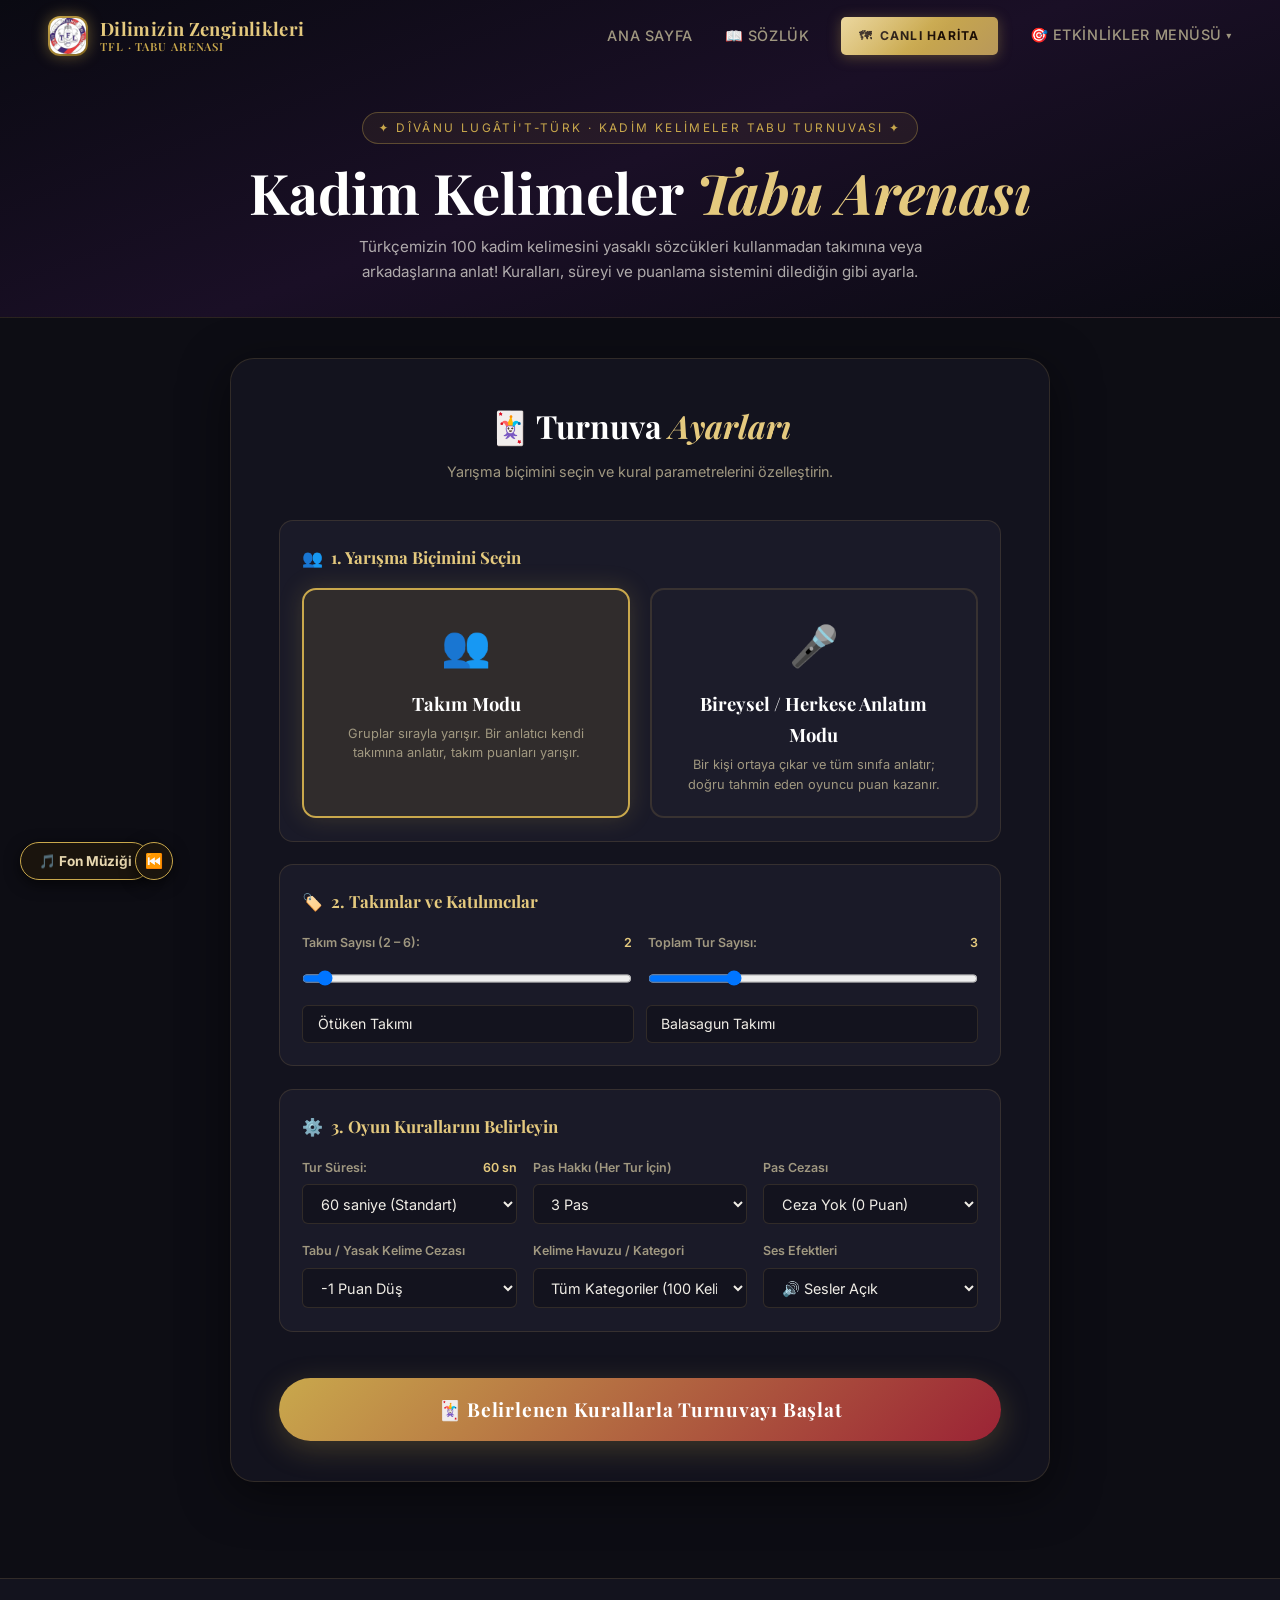
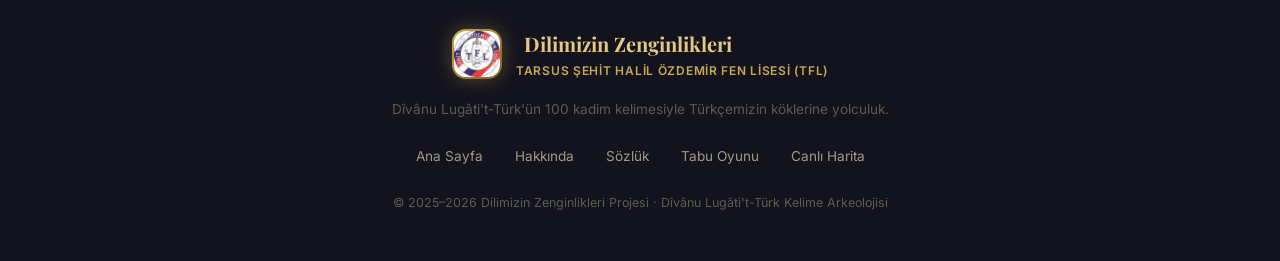
<file: tabu.html>
<!DOCTYPE html>
<html lang="tr">
<head>
  <link rel="icon" href="favicon.ico" />
<meta charset="UTF-8"/>
<meta name="viewport" content="width=device-width,initial-scale=1.0"/>
<title>Kadim Kelimeler Tabu Oyunu – Dilimizin Zenginlikleri</title>
<link rel="preconnect" href="https://fonts.googleapis.com"/>
<link rel="preconnect" href="https://fonts.gstatic.com" crossorigin/>
<link href="https://fonts.googleapis.com/css2?family=Playfair+Display:ital,wght@0,400;0,600;0,700;1,400&family=Inter:wght@300;400;500;600;700&display=swap" rel="stylesheet"/>
<link rel="stylesheet" href="style.css"/>
<style>
.tabu-page-hero{background:linear-gradient(160deg,#0a0a12,#1a0f26 50%,#0a0a12);padding:calc(var(--nav-height) + 2.5rem) 0 2rem;text-align:center;position:relative;border-bottom:1px solid var(--color-border)}
.tabu-page-tag{display:inline-flex;align-items:center;gap:.5rem;font-size:.74rem;letter-spacing:.2em;text-transform:uppercase;color:var(--color-gold);border:1px solid rgba(201,168,76,.35);background:rgba(201,168,76,.08);padding:.4em 1.3em;border-radius:var(--radius-pill);margin-bottom:1rem}
.tabu-page-title{font-family:var(--font-display);font-size:clamp(2.2rem,5vw,3.5rem);font-weight:700;color:#fff;line-height:1.15;margin-bottom:.6rem}
.tabu-page-title em{color:var(--color-gold-light);font-style:italic}
.tabu-page-sub{font-size:.95rem;color:rgba(240,237,230,.7);max-width:620px;margin-inline:auto}

.tabu-wrap{padding:2.5rem 0 6rem;background:var(--color-bg);min-height:75vh}

/* Setup Card */
.tabu-setup{max-width:820px;margin-inline:auto;background:var(--color-surface);border:1.5px solid var(--color-border);border-radius:var(--radius-lg);padding:2.5rem clamp(1.2rem,4vw,3rem);box-shadow:0 12px 48px rgba(0,0,0,.5)}
.setup-title{font-family:var(--font-display);font-size:2rem;font-weight:700;color:#fff;text-align:center;margin-bottom:.4rem}
.setup-title em{color:var(--color-gold-light);font-style:italic}
.setup-sub{text-align:center;color:var(--color-text-muted);font-size:.9rem;margin-bottom:2.2rem}

.setup-box{background:var(--color-surface-2);border:1px solid var(--color-border);border-radius:var(--radius-md);padding:1.4rem;margin-bottom:1.4rem}
.setup-box-title{font-family:var(--font-display);font-size:1.05rem;font-weight:700;color:var(--color-gold-light);margin-bottom:1rem;display:flex;align-items:center;gap:.5rem}

.mode-cards{display:grid;grid-template-columns:1fr 1fr;gap:1.2rem}
.mode-card{border:2px solid var(--color-border);border-radius:var(--radius-md);padding:1.4rem;cursor:pointer;transition:all var(--transition);text-align:center;background:rgba(255,255,255,.01)}
.mode-card:hover{border-color:var(--color-gold);background:rgba(201,168,76,.06)}
.mode-card.selected{border-color:var(--color-gold);background:rgba(201,168,76,.12);box-shadow:0 0 24px rgba(201,168,76,.2)}
.mode-icon{font-size:2.5rem;margin-bottom:.5rem}
.mode-name{font-family:var(--font-display);font-size:1.15rem;font-weight:700;color:#fff;margin-bottom:.3rem}
.mode-desc{font-size:.8rem;color:var(--color-text-muted);line-height:1.5}

.setup-grid{display:grid;grid-template-columns:repeat(auto-fit,minmax(200px,1fr));gap:1rem}
.setup-field{display:flex;flex-direction:column;gap:.4rem}
.setup-field label{font-size:.78rem;font-weight:600;color:var(--color-text-muted);display:flex;justify-content:space-between}
.setup-field label span{color:var(--color-gold-light)}
.setup-input,.setup-select{background:var(--color-surface);border:1.5px solid var(--color-border);border-radius:var(--radius-sm);padding:.6rem .85rem;color:var(--color-text);font-family:var(--font-body);font-size:.9rem;transition:border-color var(--transition)}
.setup-input:focus,.setup-select:focus{outline:none;border-color:var(--color-gold)}

.team-inputs-grid{display:grid;grid-template-columns:repeat(auto-fit,minmax(180px,1fr));gap:.75rem;margin-top:.5rem}
.team-name-input{background:var(--color-surface);border:1.5px solid var(--color-border);border-radius:var(--radius-sm);padding:.6rem .9rem;color:var(--color-text);font-family:var(--font-body);font-size:.88rem}
.team-name-input:focus{outline:none;border-color:var(--color-gold)}

.start-btn{width:100%;padding:1.15rem;border-radius:var(--radius-pill);background:linear-gradient(135deg,var(--color-gold),var(--color-crimson));color:#fff;font-family:var(--font-display);font-size:1.2rem;font-weight:700;letter-spacing:.04em;border:none;cursor:pointer;margin-top:1.5rem;transition:all var(--transition);box-shadow:0 8px 30px rgba(201,168,76,.25)}
.start-btn:hover{transform:translateY(-2px);box-shadow:0 12px 36px rgba(201,168,76,.4)}

/* WAITING SCREEN */
.tabu-waiting{display:none;max-width:560px;margin-inline:auto;background:var(--color-surface);border:2px solid var(--color-border);border-radius:var(--radius-lg);text-align:center;padding:3.5rem 2rem}
.waiting-badge{display:inline-block;font-size:.78rem;font-weight:700;letter-spacing:.15em;text-transform:uppercase;color:var(--color-gold);background:rgba(201,168,76,.1);border:1px solid rgba(201,168,76,.3);border-radius:var(--radius-pill);padding:.35em 1.2em;margin-bottom:1.2rem}
.waiting-icon{font-size:4.5rem;margin-bottom:1rem;animation:float 3s ease-in-out infinite}
@keyframes float{0%,100%{transform:translateY(0)}50%{transform:translateY(-8px)}}
.waiting-title{font-family:var(--font-display);font-size:2rem;font-weight:700;color:#fff;margin-bottom:.5rem}
.waiting-desc{color:var(--color-text-muted);margin-bottom:2rem;font-size:.95rem;line-height:1.6}
.start-turn-btn{display:inline-flex;align-items:center;gap:.6rem;padding:1rem 2.8rem;border-radius:var(--radius-pill);background:linear-gradient(135deg,var(--color-gold),var(--color-crimson));color:#fff;font-family:var(--font-display);font-size:1.15rem;font-weight:700;border:none;cursor:pointer;transition:all var(--transition);box-shadow:0 8px 28px rgba(201,168,76,.3)}
.start-turn-btn:hover{transform:translateY(-2px);box-shadow:0 12px 36px rgba(201,168,76,.45)}

/* ACTIVE GAME SCREEN */
.tabu-game{display:none;max-width:720px;margin-inline:auto}
.game-header-bar{display:flex;justify-content:space-between;align-items:center;margin-bottom:1.2rem;background:var(--color-surface);border:1px solid var(--color-border);border-radius:var(--radius-pill);padding:.6rem 1.4rem;flex-wrap:wrap;gap:.6rem}
.game-active-entity{font-family:var(--font-display);font-size:1.1rem;font-weight:700;color:var(--color-gold-light);display:flex;align-items:center;gap:.5rem}
.game-round-info{font-size:.8rem;color:var(--color-text-muted)}

.scores-stream{display:flex;gap:.8rem;flex-wrap:wrap;align-items:center}
.score-pill{background:linear-gradient(135deg,rgba(255,255,255,0.05),rgba(255,255,255,0.02));border:1.5px solid var(--color-border);border-radius:var(--radius-pill);padding:.45em 1.1em;font-size:1.05rem;font-weight:600;color:var(--color-text-muted);display:inline-flex;align-items:center;gap:6px;transition:all var(--transition);box-shadow:0 2px 8px rgba(0,0,0,0.3)}
.score-pill.active{border-color:var(--color-gold);color:#fff;font-weight:800;background:linear-gradient(135deg,rgba(201,168,76,0.3),rgba(201,168,76,0.1));box-shadow:0 0 14px rgba(201,168,76,0.4);transform:scale(1.06)}
.score-pill .pill-score{font-family:var(--font-display);font-size:1.2rem;font-weight:800;color:var(--color-gold-light)}

/* Timer */
.game-timer-area{text-align:center;margin-bottom:1.5rem}
.timer-radial{width:88px;height:88px;border-radius:50%;background:var(--color-surface);border:4px solid var(--color-border);display:flex;align-items:center;justify-content:center;margin-inline:auto;font-family:var(--font-display);font-size:2rem;font-weight:700;color:var(--color-gold-light);box-shadow:0 0 20px rgba(0,0,0,.4);transition:all .3s}
.timer-radial.urgent{border-color:#ff3355;color:#ff3355;box-shadow:0 0 25px rgba(255,51,85,.4);animation:heartbeat .6s infinite}
@keyframes heartbeat{0%,100%{transform:scale(1)}50%{transform:scale(1.08)}}

/* Tabu Play Card */
.play-card{background:linear-gradient(160deg,#19152b 0%,#110e1c 100%);border:2.5px solid var(--color-gold);border-radius:var(--radius-lg);padding:2.2rem 2rem 2rem;position:relative;overflow:hidden;box-shadow:0 16px 48px rgba(0,0,0,.7),0 0 40px rgba(201,168,76,.15);margin-bottom:1.5rem;text-align:center}
.play-card-no{position:absolute;top:1rem;right:1.2rem;font-size:.75rem;font-weight:700;color:var(--color-gold);background:rgba(201,168,76,.12);border:1px solid rgba(201,168,76,.3);border-radius:var(--radius-sm);padding:.15em .55em}
.play-card-cat{display:inline-block;font-size:.7rem;font-weight:700;letter-spacing:.15em;text-transform:uppercase;color:var(--color-gold);margin-bottom:.5rem}
.play-main-word{font-family:var(--font-display);font-size:clamp(2.4rem,6vw,3.4rem);font-weight:800;color:#fff;line-height:1.15;letter-spacing:.02em;margin-bottom:.4rem;text-shadow:0 2px 14px rgba(0,0,0,.6)}
.play-main-dlt{font-size:1.05rem;color:var(--color-gold-light);font-style:italic;margin-bottom:1.6rem}

.play-forbidden-box{background:rgba(155,35,53,.15);border:2px solid rgba(155,35,53,.5);border-radius:var(--radius-md);padding:1.4rem 1.2rem 1.2rem;position:relative}
.play-forbidden-tag{position:absolute;top:-12px;left:50%;transform:translateX(-50%);background:#9b2335;color:#fff;font-size:.68rem;font-weight:800;letter-spacing:.18em;text-transform:uppercase;padding:.2em 1.2em;border-radius:var(--radius-pill);white-space:nowrap;box-shadow:0 2px 10px rgba(0,0,0,.4)}
.play-forbidden-words{display:flex;flex-direction:column;gap:.6rem;align-items:center;margin-top:.4rem}
.play-forbidden-word{font-family:var(--font-display);font-size:1.25rem;font-weight:700;color:#ff99aa;letter-spacing:.03em;border-bottom:1px dashed rgba(255,153,170,.25);padding-bottom:.2rem;width:80%;max-width:320px}

/* Controls */
.game-controls{display:grid;grid-template-columns:1.2fr 1fr 1.2fr;gap:1rem;margin-bottom:1.2rem}
.ctrl-btn{padding:1.1rem .8rem;border-radius:var(--radius-md);font-family:var(--font-display);font-size:1.05rem;font-weight:700;letter-spacing:.02em;border:none;cursor:pointer;transition:all var(--transition);display:flex;flex-direction:column;align-items:center;gap:.3rem}
.ctrl-btn small{font-family:var(--font-body);font-size:.68rem;opacity:.8;font-weight:400}
.ctrl-correct{background:linear-gradient(135deg,#1f8551,#105a33);color:#fff;box-shadow:0 6px 20px rgba(31,133,81,.35)}
.ctrl-correct:hover{filter:brightness(1.15);transform:translateY(-2px)}
.ctrl-skip{background:var(--color-surface-2);border:2px solid var(--color-border);color:var(--color-text)}
.ctrl-skip:hover{border-color:var(--color-gold);color:var(--color-gold-light)}
.ctrl-skip.disabled{opacity:.4;pointer-events:none}
.ctrl-tabu{background:linear-gradient(135deg,#c4233f,#801225);color:#fff;box-shadow:0 6px 20px rgba(196,35,63,.35)}
.ctrl-tabu:hover{filter:brightness(1.15);transform:translateY(-2px)}

.turn-stat-bar{display:flex;justify-content:space-between;align-items:center;background:var(--color-surface);border:1px solid var(--color-border);border-radius:var(--radius-pill);padding:.6rem 1.4rem;font-size:.85rem;color:var(--color-text-muted);margin-bottom:1rem}
.turn-stat-bar strong{color:var(--color-gold-light)}
.end-early-btn{width:100%;padding:.65rem;border-radius:var(--radius-pill);background:transparent;border:1.5px solid rgba(201,168,76,.4);color:var(--color-gold-light);font-size:.85rem;font-weight:600;cursor:pointer;transition:all var(--transition)}
.end-early-btn:hover{background:rgba(201,168,76,.12);border-color:var(--color-gold)}

/* RESULTS SCREEN */
.tabu-results{display:none;max-width:680px;margin-inline:auto;background:var(--color-surface);border:2px solid var(--color-border);border-radius:var(--radius-lg);padding:3rem clamp(1.2rem,4vw,2.5rem);text-align:center}
.results-trophy{font-size:4.5rem;margin-bottom:.5rem;animation:bounce 1.5s infinite}
@keyframes bounce{0%,100%{transform:translateY(0)}50%{transform:translateY(-10px)}}
.results-title{font-family:var(--font-display);font-size:2.4rem;font-weight:700;color:#fff;margin-bottom:.4rem}
.results-winner{font-family:var(--font-display);font-size:1.4rem;font-weight:700;color:var(--color-gold-light);margin-bottom:2rem}

.results-table{background:var(--color-surface-2);border:1px solid var(--color-border);border-radius:var(--radius-md);overflow:hidden;margin-bottom:2rem}
.res-row{display:flex;justify-content:space-between;align-items:center;padding:1rem 1.5rem;border-bottom:1px solid var(--color-border)}
.res-row:last-child{border-bottom:none}
.res-row.champion{background:rgba(201,168,76,.12);border-left:4px solid var(--color-gold)}
.res-name{font-weight:700;color:var(--color-text);font-size:1.05rem;display:flex;align-items:center;gap:.6rem}
.res-score{font-family:var(--font-display);font-size:1.4rem;font-weight:800;color:var(--color-gold-light)}

.results-actions{display:flex;gap:1rem;justify-content:center;flex-wrap:wrap}
.res-btn{padding:.9rem 2.2rem;border-radius:var(--radius-pill);font-family:var(--font-display);font-size:1rem;font-weight:700;border:none;cursor:pointer;transition:all var(--transition)}
.res-btn-primary{background:linear-gradient(135deg,var(--color-gold),var(--color-crimson));color:#fff}
.res-btn-primary:hover{transform:translateY(-2px);box-shadow:0 8px 25px rgba(201,168,76,.35)}
.res-btn-secondary{background:var(--color-surface-2);border:1.5px solid var(--color-border);color:var(--color-text)}
.res-btn-secondary:hover{border-color:var(--color-gold);color:var(--color-gold-light)}

.results-review-area{margin-top:2.5rem;text-align:left;border-top:1px solid var(--color-border);padding-top:1.5rem}
.results-review-title{font-family:var(--font-display);font-size:1.15rem;font-weight:700;color:var(--color-gold-light);margin-bottom:1rem;cursor:pointer}
.results-review-grid{display:grid;grid-template-columns:repeat(auto-fill,minmax(260px,1fr));gap:.8rem;max-height:360px;overflow-y:auto;padding-right:.4rem}
.review-card{background:var(--color-surface-2);border:1px solid var(--color-border);border-radius:var(--radius-sm);padding:.8rem;font-size:.8rem}
.review-word{font-family:var(--font-display);font-size:1.1rem;font-weight:700;color:#fff;margin-bottom:.2rem}
.review-meaning{color:var(--color-gold-light);font-size:.78rem;margin-bottom:.4rem}
.review-forbidden{color:var(--color-text-muted);font-size:.72rem}

@media(max-width:768px){
  .mode-cards{grid-template-columns:1fr}
  .game-controls{grid-template-columns:1fr;gap:.75rem}
}
</style>


</head>
<body>

<!-- ════ NAV ════ -->
<header class="site-header" id="site-header">
  <nav class="navbar" role="navigation" aria-label="Ana Navigasyon">
    <a href="index.html" class="brand" style="display:flex;align-items:center;gap:12px;text-decoration:none">
      <div style="position:relative;display:flex;align-items:center;justify-content:center;width:40px;height:40px;border-radius:12px;background:linear-gradient(135deg,#c9a84c 0%,#7d611d 100%);padding:2px;box-shadow:0 0 15px rgba(201,168,76,0.45)">
        <img src="assets/tfl_logo.jpeg" alt="TFL Logosu" style="width:100%;height:100%;border-radius:10px;object-fit:cover;display:block" />
      </div>
      <div style="display:flex;flex-direction:column;line-height:1.2">
        <span class="brand-text" style="font-weight:700">Dilimizin Zenginlikleri</span>
        <span style="font-size:0.7rem;color:var(--color-gold);font-weight:600;letter-spacing:0.08em;text-transform:uppercase">TFL · Tabu Arenası</span>
      </div>
    </a>
    <button class="hamburger" id="hamburger-btn" aria-label="Menüyü aç" aria-expanded="false">
      <span></span><span></span><span></span>
    </button>
    <ul class="nav-links" id="nav-links" role="menubar">
      <li><a href="index.html" class="nav-link">Ana Sayfa</a></li>
      <li><a href="sozluk.html" class="nav-link">📖 Sözlük</a></li>
      <li><a href="harita.html" class="nav-map-btn">🗺 <span>Canlı Harita</span></a></li>
      <li class="nav-dropdown" id="nav-etkinlikler-wrap">
        <button class="nav-link nav-dropdown-btn" id="nav-etkinlikler" aria-haspopup="true" aria-expanded="false">
          🎯 Etkinlikler Menüsü <span class="nav-chevron">▾</span>
        </button>
        <ul class="nav-dropdown-menu" id="nav-dropdown-menu" role="menu">
          <li><a href="harita.html" class="nav-dropdown-item nav-dropdown-item--page">🗺️ Türk Dünyası Canlı Haritası</a></li>
          <li><a href="index.html#mini-quiz" class="nav-dropdown-item">🏹 20 Soruluk Bilgi Sınavı</a></li>
          <li><a href="tabu.html" class="nav-dropdown-item active">🃏 Kadim Kelimeler Tabu Turnuvası</a></li>
          <li><a href="divanu.html" target="_blank" class="nav-dropdown-item nav-dropdown-item--page">📜 Dîvânü Lugâti't-Türk <span class="nav-page-badge">↗</span></a></li>
        </ul>
      </li>
    </ul>
  </nav>
</header>

<main>
  <!-- ════ HERO ════ -->
  <section class="tabu-page-hero">
    <div class="container">
      <div class="tabu-page-tag">✦ Dîvânu Lugâti't-Türk · Kadim Kelimeler Tabu Turnuvası ✦</div>
      <h1 class="tabu-page-title">Kadim Kelimeler <em>Tabu Arenası</em></h1>
      <p class="tabu-page-sub">Türkçemizin 100 kadim kelimesini yasaklı sözcükleri kullanmadan takımına veya arkadaşlarına anlat! Kuralları, süreyi ve puanlama sistemini dilediğin gibi ayarla.</p>
    </div>
  </section>

  <div class="tabu-wrap">
    <div class="container">

      <!-- ── 1. SETUP SCREEN ── -->
      <div class="tabu-setup" id="tabu-setup">
        <h2 class="setup-title">🃏 Turnuva <em>Ayarları</em></h2>
        <p class="setup-sub">Yarışma biçimini seçin ve kural parametrelerini özelleştirin.</p>

        <!-- Oyun Modu Seçimi -->
        <div class="setup-box">
          <div class="setup-box-title"><span>👥</span> 1. Yarışma Biçimini Seçin</div>
          <div class="mode-cards">
            <div class="mode-card selected" id="mode-card-takim" onclick="setGameMode('takim')">
              <div class="mode-icon">👥</div>
              <div class="mode-name">Takım Modu</div>
              <div class="mode-desc">Gruplar sırayla yarışır. Bir anlatıcı kendi takımına anlatır, takım puanları yarışır.</div>
            </div>
            <div class="mode-card" id="mode-card-solo" onclick="setGameMode('solo')">
              <div class="mode-icon">🎤</div>
              <div class="mode-name">Bireysel / Herkese Anlatım Modu</div>
              <div class="mode-desc">Bir kişi ortaya çıkar ve tüm sınıfa anlatır; doğru tahmin eden oyuncu puan kazanır.</div>
            </div>
          </div>
        </div>

        <!-- Takım / Oyuncu İsimleri -->
        <div class="setup-box" id="team-box-section">
          <div class="setup-box-title" id="participants-title"><span>🏷️</span> 2. Takımlar ve Katılımcılar</div>
          <div class="setup-grid">
            <div class="setup-field" id="team-count-field">
              <label>Takım Sayısı (2 – 6): <span id="team-count-val">2</span></label>
              <input type="range" class="setup-input" id="team-count-slider" min="2" max="6" value="2" oninput="updateTeamCount(this.value)"/>
            </div>
            <div class="setup-field" id="solo-count-field" style="display:none">
              <label>Oyuncu Sayısı (2 – 12): <span id="solo-count-val">4</span></label>
              <input type="range" class="setup-input" id="solo-count-slider" min="2" max="12" value="4" oninput="updatePlayerCount(this.value)"/>
            </div>
            <div class="setup-field">
              <label>Toplam Tur Sayısı: <span id="round-count-val">3</span></label>
              <input type="range" class="setup-input" id="round-slider" min="1" max="10" value="3" oninput="document.getElementById('round-count-val').textContent=this.value"/>
            </div>
          </div>
          <div class="team-inputs-grid" id="team-inputs-container"></div>
        </div>

        <!-- Kuralları Özelleştirme -->
        <div class="setup-box">
          <div class="setup-box-title"><span>⚙️</span> 3. Oyun Kurallarını Belirleyin</div>
          <div class="setup-grid">
            <div class="setup-field">
              <label>Tur Süresi: <span id="time-val">60 sn</span></label>
              <select class="setup-select" id="rule-time" onchange="document.getElementById('time-val').textContent=this.value+' sn'">
                <option value="30">30 saniye (Hızlı)</option>
                <option value="45">45 saniye</option>
                <option value="60" selected>60 saniye (Standart)</option>
                <option value="90">90 saniye (Rahat)</option>
                <option value="120">120 saniye (Uzun)</option>
              </select>
            </div>
            <div class="setup-field">
              <label>Pas Hakkı (Her Tur İçin)</label>
              <select class="setup-select" id="rule-skip-count">
                <option value="1">1 Pas</option>
                <option value="2">2 Pas</option>
                <option value="3" selected>3 Pas</option>
                <option value="5">5 Pas</option>
                <option value="999">Sınırsız Pas</option>
              </select>
            </div>
            <div class="setup-field">
              <label>Pas Cezası</label>
              <select class="setup-select" id="rule-skip-penalty">
                <option value="0" selected>Ceza Yok (0 Puan)</option>
                <option value="1">-1 Puan Düş</option>
              </select>
            </div>
            <div class="setup-field">
              <label>Tabu / Yasak Kelime Cezası</label>
              <select class="setup-select" id="rule-tabu-penalty">
                <option value="1" selected>-1 Puan Düş</option>
                <option value="2">-2 Puan Düş</option>
                <option value="0">Ceza Yok (Sıradaki Karta Geç)</option>
              </select>
            </div>
            <div class="setup-field">
              <label>Kelime Havuzu / Kategori</label>
              <select class="setup-select" id="rule-cat">
                <option value="all" selected>Tüm Kategoriler (100 Kelime)</option>
                <option value="dil">01 Dil, Bilgi ve Sözlü Kültür</option>
                <option value="devlet">02 Devlet, Yönetim ve Toplum</option>
                <option value="aile">03 Aile ve Akrabalık</option>
                <option value="savas">04 Savaş, Silah ve Askerlik</option>
                <option value="hayvan">05 Atçılık ve Hayvancılık</option>
                <option value="mutfak">06 Mutfak ve Beslenme</option>
                <option value="esya">07 Giyim, Bakım ve Gündelik Eşya</option>
                <option value="doga">08 Doğa, İklim ve Coğrafya</option>
                <option value="tarim">09 Tarım, Emek ve Değiş-Tokuş</option>
                <option value="inanc">10 İnanç, Değer, Tören ve Oyun</option>
              </select>
            </div>
            <div class="setup-field">
              <label>Ses Efektleri</label>
              <select class="setup-select" id="rule-sound">
                <option value="1" selected>🔊 Sesler Açık</option>
                <option value="0">🔇 Sessiz Mod</option>
              </select>
            </div>
          </div>
        </div>

        <button class="start-btn" onclick="initAndStartGame()">🃏 Belirlenen Kurallarla Turnuvayı Başlat</button>
      </div>

      <!-- ── 2. WAITING TURN SCREEN ── -->
      <div class="tabu-waiting" id="tabu-waiting">
        <div class="waiting-badge" id="waiting-round-badge">Tur 1 / 3</div>
        <div class="waiting-icon">⏳</div>
        <h2 class="waiting-title" id="waiting-title">Sıra: Takım 1</h2>
        <p class="waiting-desc" id="waiting-desc">Anlatıcı ve dinleyiciler hazır olduğunda turu başlatın!</p>
        <button class="start-turn-btn" onclick="beginActiveTurn()">▶ Süreyi Başlat</button>
      </div>

      <!-- ── 3. ACTIVE GAME SCREEN ── -->
      <div class="tabu-game" id="tabu-game">
        <div class="game-header-bar">
          <div class="game-active-entity" id="game-active-label">👥 Takım 1</div>
          <div class="game-round-info" id="game-round-label">Tur 1 / 3</div>
          <div class="scores-stream" id="game-scores-stream"></div>
        </div>

        <div class="game-timer-area">
          <div class="timer-radial" id="timer-box">60</div>
        </div>

        <div class="play-card" id="play-card">
          <span class="play-card-no" id="card-no">#01</span>
          <span class="play-card-cat" id="card-cat">01 DİL, BİLGİ VE SÖZLÜ KÜLTÜR</span>
          <div style="display:flex;align-items:center;justify-content:center;gap:0.6rem">
            <div class="play-main-word" id="card-word">bilig</div>
            <button type="button" onclick="speakCurrentWord()" title="Kelimeyi Dinle" style="background:none;border:none;color:var(--color-gold);font-size:1.5rem;cursor:pointer;opacity:0.8;transition:transform 0.2s" onmouseover="this.style.opacity='1';this.style.transform='scale(1.2)'" onmouseout="this.style.opacity='0.8';this.style.transform='scale(1)'">🔊</button>
          </div>
          <div class="play-modern-meaning" id="card-tdk" style="font-family:var(--font-display);font-size:1.05rem;font-weight:700;color:var(--color-gold-light);margin-top:4px">Günümüz Türkçesi: Bilgi</div>
          <div class="play-main-dlt" id="card-dlt" style="font-size:0.85rem;color:var(--color-text-muted);margin-top:2px">“bilgi, bilgelik”</div>

          <div class="play-forbidden-box">
            <span class="play-forbidden-tag">🚫 YASAKLI KELİMELER</span>
            <div class="play-forbidden-words" id="card-forbidden"></div>
          </div>
        </div>

        <div class="turn-stat-bar">
          <span>Doğru: <strong id="stat-correct">0</strong></span>
          <span>Tabu: <strong id="stat-tabu" style="color:#ff6688">0</strong></span>
          <span>Kalan Pas: <strong id="stat-pass">3</strong></span>
        </div>

        <div class="game-controls">
          <button class="ctrl-btn ctrl-correct" onclick="onBtnCorrect()">
            <span>✔ DOĞRU</span>
            <small>+1 Puan [Space / Enter]</small>
          </button>
          <button class="ctrl-btn ctrl-skip" id="btn-skip" onclick="onBtnSkip()">
            <span>↪ PAS</span>
            <small id="skip-btn-sub">Kalan: 3 [P tuşu]</small>
          </button>
          <button class="ctrl-btn ctrl-tabu" onclick="onBtnTabu()">
            <span>🚫 TABU!</span>
            <small id="tabu-btn-sub">-1 Puan [T tuşu]</small>
          </button>
        </div>

        <button class="end-early-btn" onclick="finishTurn()">⏱ Turu Erken Bitir</button>
      </div>

      <!-- ── 4. RESULTS SCREEN ── -->
      <div class="tabu-results" id="tabu-results">
        <div class="results-trophy">🏆</div>
        <h2 class="results-title">Turnuva Tamamlandı!</h2>
        <div class="results-winner" id="results-winner-text">🥇 Şampiyon: Takım 1</div>
        
        <div class="results-table" id="results-table"></div>

        <div class="results-actions">
          <button class="res-btn res-btn-primary" onclick="restartSameSettings()">🔄 Aynı Kurallarla Yeniden Oyna</button>
          <button class="res-btn res-btn-secondary" onclick="backToSetup()">⚙️ Kuralları Değiştir</button>
        </div>

        <div class="results-review-area">
          <div class="results-review-title">
            <span>📚 Bu Oyunda Karşılaşılan Kelimeler (<span id="review-count">0</span>)</span>
          </div>
          <div class="results-review-grid" id="review-grid"></div>
        </div>
      </div>

    </div>
  </div>
</main>

<!-- ════ FOOTER ════ -->
<footer class="site-footer">
  <div class="footer-inner container">
    <div class="footer-brand" style="display:flex;flex-direction:column;align-items:center;gap:10px">
      <div style="display:flex;align-items:center;gap:14px">
        <div style="width:50px;height:50px;border-radius:14px;background:linear-gradient(135deg,#c9a84c,#7d611d);padding:2px;box-shadow:0 0 20px rgba(201,168,76,0.35)">
          <img src="assets/tfl_logo.jpeg" alt="TFL Logosu" style="width:100%;height:100%;border-radius:12px;object-fit:cover;display:block" />
        </div>
        <div style="text-align:left">
          <span class="brand-text" style="font-size:1.25rem;font-weight:700">Dilimizin Zenginlikleri</span>
          <div style="font-size:0.75rem;color:var(--color-gold);font-weight:600;letter-spacing:0.06em">TARSUS ŞEHİT HALİL ÖZDEMİR FEN LİSESİ (TFL)</div>
        </div>
      </div>
      <p class="footer-tagline">Dîvânu Lugâti't-Türk'ün 100 kadim kelimesiyle Türkçemizin köklerine yolculuk.</p>
    </div>
    <nav class="footer-nav">
      <a href="index.html">Ana Sayfa</a>
      <a href="index.html#hakkinda">Hakkında</a>
      <a href="sozluk.html">Sözlük</a>
      <a href="tabu.html">Tabu Oyunu</a>
      <a href="harita.html">Canlı Harita</a>
    </nav>
    <p class="footer-copy">© 2025–2026 Dilimizin Zenginlikleri Projesi · Dîvânu Lugâti't-Türk Kelime Arkeolojisi</p>
  </div>
</footer>

<script src="words.js"></script>
<script>
(function(){
'use strict';

const header=document.getElementById('site-header');
window.addEventListener('scroll',()=>header.classList.toggle('scrolled',window.scrollY>60),{passive:true});
const hamburger=document.getElementById('hamburger-btn');
const navMenu=document.getElementById('nav-links');
hamburger.addEventListener('click',()=>{
  const open=navMenu.classList.toggle('open');
  hamburger.classList.toggle('open',open);
  hamburger.setAttribute('aria-expanded',open);
});
const dropBtn=document.getElementById('nav-etkinlikler');
const dropMenu=document.getElementById('nav-dropdown-menu');
if(dropBtn){
  dropBtn.addEventListener('click',e=>{
    e.stopPropagation();
    const o=dropMenu.classList.toggle('open');
    dropBtn.classList.toggle('dropdown-open',o);
    dropBtn.setAttribute('aria-expanded',o);
  });
  document.addEventListener('click',e=>{
    if(!dropBtn.contains(e.target)&&!dropMenu.contains(e.target)){
      dropMenu.classList.remove('open');
      dropBtn.classList.remove('dropdown-open');
    }
  });
}

/* Web Audio */
let audioCtx=null;
function getAudioContext(){
  if(!audioCtx){
    const AudioContextClass=window.AudioContext||window.webkitAudioContext;
    if(AudioContextClass) audioCtx=new AudioContextClass();
  }
  if(audioCtx&&audioCtx.state==='suspended'){audioCtx.resume();}
  return audioCtx;
}
window.speakCurrentWord=function(){
  if(currentWord && 'speechSynthesis' in window){
    window.speechSynthesis.cancel();
    const u=new SpeechSynthesisUtterance(currentWord.k);
    u.lang='tr-TR';
    u.rate=0.88;
    window.speechSynthesis.speak(u);
  }
};

function playSound(type){
  const isSoundEnabled=document.getElementById('rule-sound')?.value==='1';
  if(!isSoundEnabled) return;
  const ctx=getAudioContext();
  if(!ctx) return;
  const now=ctx.currentTime;
  const osc=ctx.createOscillator();
  const gain=ctx.createGain();
  osc.connect(gain);
  gain.connect(ctx.destination);

  if(type==='correct'){
    osc.type='triangle';
    osc.frequency.setValueAtTime(783.99,now);
    osc.frequency.setValueAtTime(1046.50,now+0.1);
    gain.gain.setValueAtTime(0.25,now);
    gain.gain.exponentialRampToValueAtTime(0.001,now+0.45);
    osc.start(now);
    osc.stop(now+0.45);
  }else if(type==='tabu'){
    osc.type='sawtooth';
    osc.frequency.setValueAtTime(150,now);
    gain.gain.setValueAtTime(0.3,now);
    gain.gain.exponentialRampToValueAtTime(0.001,now+0.35);
    osc.start(now);
    osc.stop(now+0.35);
  }else if(type==='skip'){
    osc.type='sine';
    osc.frequency.setValueAtTime(440,now);
    gain.gain.setValueAtTime(0.2,now);
    gain.gain.exponentialRampToValueAtTime(0.001,now+0.18);
    osc.start(now);
    osc.stop(now+0.18);
  }else if(type==='tick'){
    osc.type='sine';
    osc.frequency.setValueAtTime(880,now);
    gain.gain.setValueAtTime(0.15,now);
    gain.gain.exponentialRampToValueAtTime(0.001,now+0.08);
    osc.start(now);
    osc.stop(now+0.08);
  }else if(type==='gameover'){
    [523.25,659.25,783.99,1046.50].forEach((freq,idx)=>{
      const o=ctx.createOscillator();
      const g=ctx.createGain();
      o.connect(g);g.connect(ctx.destination);
      o.type='triangle';
      o.frequency.setValueAtTime(freq,now+idx*0.12);
      g.gain.setValueAtTime(0.2,now+idx*0.12);
      g.gain.exponentialRampToValueAtTime(0.001,now+idx*0.12+0.6);
      o.start(now+idx*0.12);
      o.stop(now+idx*0.12+0.6);
    });
  }else if(type==='timeup'){
    // Vakur, asil ve saygılı gong/zil sesi (dalga geçmeyen, tok ve estetik süre bitim tınısı)
    [329.63, 261.63].forEach((freq, idx) => {
      const o = ctx.createOscillator();
      const g = ctx.createGain();
      o.connect(g);
      g.connect(ctx.destination);
      o.type = 'sine';
      o.frequency.setValueAtTime(freq, now + idx * 0.18);
      g.gain.setValueAtTime(0.22, now + idx * 0.18);
      g.gain.exponentialRampToValueAtTime(0.001, now + idx * 0.18 + 0.7);
      o.start(now + idx * 0.18);
      o.stop(now + idx * 0.18 + 0.7);
    });
  }
}

/* Game Engine */
let gameMode='takim';
let teams=[];
let currentTeamIdx=0;
let currentRound=1;
let maxRounds=3;
let turnDuration=60;
let remainingTime=60;
let timerInterval=null;
let maxSkipsPerTurn=3;
let currentSkipsLeft=3;
let skipPenalty=0;
let tabuPenalty=1;
let deck=[];
let deckIdx=0;
let currentWord=null;
let turnCorrect=0;
let turnTabu=0;
let playedWordsHistory=[];

window.setGameMode=function(mode){
  gameMode=mode;
  document.getElementById('mode-card-takim').classList.toggle('selected',mode==='takim');
  document.getElementById('mode-card-solo').classList.toggle('selected',mode==='solo');
  if(mode==='takim'){
    document.getElementById('team-count-field').style.display='';
    document.getElementById('solo-count-field').style.display='none';
    document.getElementById('participants-title').innerHTML='<span>👥</span> 2. Takım İsimleri';
    updateTeamCount(document.getElementById('team-count-slider').value);
  }else{
    document.getElementById('team-count-field').style.display='none';
    document.getElementById('solo-count-field').style.display='';
    document.getElementById('participants-title').innerHTML='<span>🎤</span> 2. Oyuncu İsimleri';
    updatePlayerCount(document.getElementById('solo-count-slider').value);
  }
};

window.updateTeamCount=function(n){
  document.getElementById('team-count-val').textContent=n;
  const container=document.getElementById('team-inputs-container');
  container.innerHTML='';
  const defaultNames=['Ötüken Takımı','Balasagun Takımı','Kaşgar Takımı','Semerkant Takımı','Kutadgu Takımı','Yenisey Takımı'];
  for(let i=0;i<n;i++){
    const inp=document.createElement('input');
    inp.type='text';
    inp.className='team-name-input';
    inp.value=defaultNames[i]||('Takım '+(i+1));
    inp.placeholder='Takım '+(i+1)+' adı';
    container.appendChild(inp);
  }
};

window.updatePlayerCount=function(n){
  document.getElementById('solo-count-val').textContent=n;
  const container=document.getElementById('team-inputs-container');
  container.innerHTML='';
  for(let i=0;i<n;i++){
    const inp=document.createElement('input');
    inp.type='text';
    inp.className='team-name-input';
    inp.value='Oyuncu '+(i+1);
    inp.placeholder='Oyuncu '+(i+1)+' adı';
    container.appendChild(inp);
  }
};
updateTeamCount(2);

function shuffleArray(arr){
  const res=[...arr];
  for(let i=res.length-1;i>0;i--){
    const j=Math.floor(Math.random()*(i+1));
    [res[i],res[j]]=[res[j],res[i]];
  }
  return res;
}

window.initAndStartGame=function(){
  turnDuration=parseInt(document.getElementById('rule-time').value,10)||60;
  maxRounds=parseInt(document.getElementById('round-slider').value,10)||3;
  maxSkipsPerTurn=parseInt(document.getElementById('rule-skip-count').value,10);
  skipPenalty=parseInt(document.getElementById('rule-skip-penalty').value,10)||0;
  tabuPenalty=parseInt(document.getElementById('rule-tabu-penalty').value,10);
  const selectedCat=document.getElementById('rule-cat').value;

  let pool=[...WORDS];
  if(selectedCat!=='all'){
    pool=pool.filter(w=>w.c===selectedCat);
  }
  deck=shuffleArray(pool);
  deckIdx=0;
  playedWordsHistory=[];

  const nameInputs=document.querySelectorAll('#team-inputs-container .team-name-input');
  teams=[];
  nameInputs.forEach((inp,idx)=>{
    const title=inp.value.trim()||((gameMode==='takim'?'Takım ':'Oyuncu ')+(idx+1));
    teams.push({
      id:idx,
      name:title,
      score:0,
      correctCount:0,
      tabuCount:0,
      skipCount:0
    });
  });

  currentTeamIdx=0;
  currentRound=1;

  document.getElementById('tabu-setup').style.display='none';
  document.getElementById('tabu-results').style.display='none';
  showWaitingScreen();
};

function showWaitingScreen(){
  clearInterval(timerInterval);
  document.getElementById('tabu-game').style.display='none';
  document.getElementById('tabu-waiting').style.display='block';

  const t=teams[currentTeamIdx];
  document.getElementById('waiting-round-badge').textContent='Tur '+currentRound+' / '+maxRounds;
  document.getElementById('waiting-title').textContent='Sıra: '+t.name;
  
  if(gameMode==='takim'){
    document.getElementById('waiting-desc').innerHTML=
      `<strong>${t.name}</strong> anlatıcısı öne gelsin. Takım üyeleri kelimeyi tahmin etmeye çalışacak.<br>Yasaklı kelimeleri kullanmamaya dikkat edin!`;
  }else{
    document.getElementById('waiting-desc').innerHTML=
      `Anlatıcı: <strong>${t.name}</strong>. Herkese anlatacak, ilk doğru bilen puan alacak veya süre boyunca en çok kelimeyi anlatan lider olacak.`;
  }
}

window.beginActiveTurn=function(){
  document.getElementById('tabu-waiting').style.display='none';
  document.getElementById('tabu-game').style.display='block';

  turnCorrect=0;
  turnTabu=0;
  currentSkipsLeft=maxSkipsPerTurn;
  remainingTime=turnDuration;

  document.getElementById('stat-correct').textContent='0';
  document.getElementById('stat-tabu').textContent='0';
  updateSkipButtonUi();
  updateScoresStream();

  const t=teams[currentTeamIdx];
  document.getElementById('game-active-label').textContent=(gameMode==='takim'?'👥 ':'🎤 ')+t.name;
  document.getElementById('game-round-label').textContent='Tur '+currentRound+' / '+maxRounds;

  nextCard();
  runTimer();
};

function updateScoresStream(){
  const el=document.getElementById('game-scores-stream');
  el.innerHTML=teams.map((t,idx)=>`
    <div class="score-pill ${idx===currentTeamIdx?'active':''}">
      <span>${t.name}:</span> <span class="pill-score">${t.score}</span>
    </div>
  `).join('');
}

function updateSkipButtonUi(){
  const btn=document.getElementById('btn-skip');
  const sub=document.getElementById('skip-btn-sub');
  if(maxSkipsPerTurn>=999){
    document.getElementById('stat-pass').textContent='Sınırsız';
    sub.textContent='Sınırsız [P tuşu]';
    btn.classList.remove('disabled');
  }else{
    document.getElementById('stat-pass').textContent=currentSkipsLeft;
    sub.textContent=`Kalan: ${currentSkipsLeft} [P tuşu]`;
    if(currentSkipsLeft<=0){
      btn.classList.add('disabled');
    }else{
      btn.classList.remove('disabled');
    }
  }
}

function nextCard(){
  if(deckIdx>=deck.length){
    deck=shuffleArray(WORDS);
    deckIdx=0;
  }
  currentWord=deck[deckIdx++];
  playedWordsHistory.push(currentWord);

  const catMeta=DLT_CATEGORIES[currentWord.c]||{no:'00',name:'Kategori'};
  document.getElementById('card-no').textContent='#'+String(currentWord.no).padStart(2,'0');
  document.getElementById('card-cat').textContent=`${catMeta.no} ${catMeta.name.toUpperCase()}`;
  document.getElementById('card-word').textContent=currentWord.k;
  
  // Günümüz Türkçesi ve DLT Anlamı:
  const tdkShort = (currentWord.tdk || '').split(' - ')[0].split(' / ')[0];
  document.getElementById('card-tdk').textContent = `Günümüz Türkçesi: ${tdkShort.toUpperCase()}`;
  document.getElementById('card-dlt').textContent = `Dîvânu Lugâti't-Türk Anlamı: “${currentWord.d}”`;

  const forEl=document.getElementById('card-forbidden');
  forEl.innerHTML=currentWord.yasak.map(w=>`<div class="play-forbidden-word">${w}</div>`).join('');
}

function runTimer(){
  clearInterval(timerInterval);
  updateTimerDisplay();
  timerInterval=setInterval(()=>{
    remainingTime--;
    updateTimerDisplay();
    if(remainingTime<=5&&remainingTime>0){
      playSound('tick');
    }
    if(remainingTime<=0){
      clearInterval(timerInterval);
      playSound('timeup');
      finishTurn();
    }
  },1000);
}

function updateTimerDisplay(){
  const el=document.getElementById('timer-box');
  el.textContent=remainingTime;
  el.classList.toggle('urgent',remainingTime<=10);
}

window.onBtnCorrect=function(){
  if(remainingTime<=0) return;
  playSound('correct');
  turnCorrect++;
  teams[currentTeamIdx].score+=1;
  teams[currentTeamIdx].correctCount+=1;
  document.getElementById('stat-correct').textContent=turnCorrect;
  updateScoresStream();
  nextCard();
};

window.onBtnSkip=function(){
  if(remainingTime<=0) return;
  if(maxSkipsPerTurn<999&&currentSkipsLeft<=0) return;
  playSound('skip');
  if(maxSkipsPerTurn<999) currentSkipsLeft--;
  teams[currentTeamIdx].skipCount+=1;
  if(skipPenalty>0){
    teams[currentTeamIdx].score=Math.max(0,teams[currentTeamIdx].score-skipPenalty);
  }
  updateSkipButtonUi();
  updateScoresStream();
  nextCard();
};

window.onBtnTabu=function(){
  if(remainingTime<=0) return;
  playSound('tabu');
  turnTabu++;
  teams[currentTeamIdx].tabuCount+=1;
  teams[currentTeamIdx].score=Math.max(0,teams[currentTeamIdx].score-tabuPenalty);
  document.getElementById('stat-tabu').textContent=turnTabu;
  updateScoresStream();
  nextCard();
};

window.finishTurn=function(){
  clearInterval(timerInterval);
  document.getElementById('tabu-game').style.display='none';

  currentTeamIdx=(currentTeamIdx+1)%teams.length;
  if(currentTeamIdx===0){
    currentRound++;
  }
  if(currentRound>maxRounds){
    showFinalResults();
  }else{
    showWaitingScreen();
  }
};

function showFinalResults(){
  playSound('gameover');
  document.getElementById('tabu-waiting').style.display='none';
  document.getElementById('tabu-game').style.display='none';
  document.getElementById('tabu-results').style.display='block';

  const sorted=[...teams].sort((a,b)=>b.score-a.score);
  const winner=sorted[0];

  document.getElementById('results-winner-text').innerHTML=
    `🥇 Şampiyon: <strong>${winner.name}</strong> (${winner.score} Puan)`;

  const tbl=document.getElementById('results-table');
  tbl.innerHTML=sorted.map((t,idx)=>`
    <div class="res-row ${idx===0?'champion':''}">
      <span class="res-name">
        ${idx===0?'🥇':idx===1?'🥈':idx===2?'🥉':'✦'} ${t.name}
      </span>
      <div style="font-size:0.8rem;color:var(--color-text-muted)">
        ${t.correctCount} Doğru · ${t.tabuCount} Tabu · ${t.skipCount} Pas
      </div>
      <span class="res-score">${t.score} P</span>
    </div>
  `).join('');

  const uniquePlayed=[];
  const seenIds=new Set();
  playedWordsHistory.forEach(w=>{
    if(!seenIds.has(w.no)){
      seenIds.add(w.no);
      uniquePlayed.push(w);
    }
  });

  document.getElementById('review-count').textContent=uniquePlayed.length;
  const reviewGrid=document.getElementById('review-grid');
  reviewGrid.innerHTML=uniquePlayed.map(w=>`
    <div class="review-card">
      <div class="review-word">${w.k} <small style="color:var(--color-gold);font-size:0.75rem">#${w.no}</small></div>
      <div class="review-meaning">“${w.d}”</div>
      <div class="review-forbidden"><strong>Yasaklı:</strong> ${w.yasak.join(', ')}</div>
    </div>
  `).join('');
}

window.restartSameSettings=function(){
  document.getElementById('tabu-results').style.display='none';
  initAndStartGame();
};

window.backToSetup=function(){
  document.getElementById('tabu-results').style.display='none';
  document.getElementById('tabu-waiting').style.display='none';
  document.getElementById('tabu-game').style.display='none';
  document.getElementById('tabu-setup').style.display='block';
};

document.addEventListener('keydown',e=>{
  if(document.getElementById('tabu-game').style.display==='block'){
    if(e.code==='Space'||e.key==='Enter'){
      e.preventDefault();
      onBtnCorrect();
    }else if(e.key==='p'||e.key==='P'){
      e.preventDefault();
      onBtnSkip();
    }else if(e.key==='t'||e.key==='T'||e.key==='Delete'){
      e.preventDefault();
      onBtnTabu();
    }
  }
});

})();
</script>
<script src="music-player.js"></script>
</body>
</html>
</file>
<file: style.css>
/* ─────────────────────────────────────────────────────────
   Dilimizin Zenginlikleri – style.css
   Premium Turkish Language Education Website
───────────────────────────────────────────────────────── */

/* ── DESIGN TOKENS ── */
:root {
  --color-bg:          #0d0d14;
  --color-surface:     #13131e;
  --color-surface-2:   #1a1a28;
  --color-border:      rgba(180,148,82,0.18);

  --color-gold:        #c9a84c;
  --color-gold-light:  #e4c97e;
  --color-gold-muted:  rgba(201,168,76,0.15);

  --color-crimson:     #9b2335;
  --color-crimson-deep:#6e1221;
  --color-crimson-soft:rgba(155,35,53,0.12);

  --color-teal:        #1a7a6e;
  --color-teal-soft:   rgba(26,122,110,0.12);

  --color-text:        #f0ede6;
  --color-text-muted:  #a09880;
  --color-text-faint:  #5e5a50;

  --font-display:      'Playfair Display', Georgia, serif;
  --font-body:         'Inter', system-ui, sans-serif;
  --font-arabic:       'Amiri', serif;

  --radius-sm:         6px;
  --radius-md:         14px;
  --radius-lg:         24px;
  --radius-pill:       999px;

  --shadow-card:       0 4px 32px rgba(0,0,0,0.5);
  --shadow-glow-gold:  0 0 40px rgba(201,168,76,0.18);
  --shadow-glow-crimson:0 0 40px rgba(155,35,53,0.18);

  --transition:        0.3s cubic-bezier(0.4,0,0.2,1);
  --transition-slow:   0.6s cubic-bezier(0.4,0,0.2,1);

  --nav-height:        72px;
  --container-max:     1220px;
}

/* ── RESET ── */
*, *::before, *::after { box-sizing: border-box; margin: 0; padding: 0; }
html { scroll-behavior: smooth; font-size: 16px; }
body {
  background: var(--color-bg);
  color: var(--color-text);
  font-family: var(--font-body);
  line-height: 1.7;
  overflow-x: hidden;
}
img { display: block; width: 100%; height: 100%; object-fit: cover; }
a { color: inherit; text-decoration: none; }
button { cursor: pointer; font-family: inherit; border: none; background: none; }
ul { list-style: none; }

/* ── SCROLLBAR ── */
::-webkit-scrollbar { width: 6px; }
::-webkit-scrollbar-track { background: var(--color-bg); }
::-webkit-scrollbar-thumb { background: var(--color-gold); border-radius: var(--radius-pill); }

/* ── CONTAINER ── */
.container {
  width: 100%;
  max-width: var(--container-max);
  margin-inline: auto;
  padding-inline: clamp(1.25rem, 5vw, 3rem);
}

/* ── NAVIGATION ── */
.site-header {
  position: fixed;
  top: 0; left: 0; right: 0;
  z-index: 1000;
  height: var(--nav-height);
  transition: background var(--transition), box-shadow var(--transition), backdrop-filter var(--transition);
}
.site-header.scrolled {
  background: rgba(13,13,20,0.92);
  backdrop-filter: blur(20px);
  -webkit-backdrop-filter: blur(20px);
  box-shadow: 0 1px 0 var(--color-border);
}
.navbar {
  height: var(--nav-height);
  display: flex;
  align-items: center;
  justify-content: space-between;
  padding-inline: clamp(1.25rem, 4vw, 3rem);
}
.brand {
  display: flex;
  align-items: center;
  gap: 0.6rem;
  font-family: var(--font-display);
  font-size: 1.15rem;
  font-weight: 700;
  color: var(--color-gold-light);
  letter-spacing: 0.02em;
  transition: opacity var(--transition);
}
.brand:hover { opacity: 0.8; }
.brand-icon {
  color: var(--color-gold);
  font-size: 1.4rem;
  animation: spinGold 8s linear infinite;
}
@keyframes spinGold {
  0%  { transform: rotate(0deg); }
  100%{ transform: rotate(360deg); }
}
.nav-links {
  display: flex;
  align-items: center;
  gap: 2rem;
}

/* ── CAN LI HARİTA BUTONU ── */
.nav-map-btn {
  display: inline-flex;
  align-items: center;
  gap: 7px;
  font-family: var(--font-body);
  font-size: 0.78rem;
  font-weight: 700;
  letter-spacing: 0.1em;
  text-transform: uppercase;
  color: #1c0e05;
  background: linear-gradient(135deg, #e4c97e 0%, #c9a84c 50%, #b8985a 100%);
  border: none;
  border-radius: 5px;
  padding: 8px 18px;
  text-decoration: none;
  cursor: pointer;
  position: relative;
  overflow: hidden;
  box-shadow: 0 2px 14px rgba(201,168,76,0.35), 0 0 0 0 rgba(228,201,126,0.5);
  animation: mapBtnPulse 2.8s ease-in-out infinite;
  transition: transform 0.2s, box-shadow 0.2s;
  flex-shrink: 0;
}
.nav-map-btn::before {
  content: '';
  position: absolute;
  inset: 0;
  background: linear-gradient(135deg, rgba(255,255,255,0.25) 0%, transparent 60%);
  pointer-events: none;
}
.nav-map-btn:hover {
  transform: translateY(-1px) scale(1.03);
  box-shadow: 0 4px 22px rgba(201,168,76,0.55);
  animation: none;
}
.nav-map-btn span { font-size: 0.76rem; }
@keyframes mapBtnPulse {
  0%,100% { box-shadow: 0 2px 14px rgba(201,168,76,0.35), 0 0 0 0 rgba(228,201,126,0.5); }
  50%      { box-shadow: 0 2px 14px rgba(201,168,76,0.35), 0 0 0 6px rgba(228,201,126,0); }
}

.nav-link {
  font-size: 0.9rem;
  font-weight: 500;
  color: var(--color-text-muted);
  letter-spacing: 0.04em;
  text-transform: uppercase;
  position: relative;
  padding-bottom: 2px;
  transition: color var(--transition);
}
.nav-link::after {
  content: '';
  position: absolute;
  bottom: -2px; left: 0;
  width: 0; height: 2px;
  background: var(--color-gold);
  border-radius: var(--radius-pill);
  transition: width var(--transition);
}
.nav-link:hover, .nav-link.active { color: var(--color-gold-light); }
.nav-link:hover::after, .nav-link.active::after { width: 100%; }

/* ── NAV DROPDOWN ── */
.nav-dropdown { position: relative; }
.nav-dropdown-btn {
  display: flex;
  align-items: center;
  gap: 0.3em;
  background: none;
  border: none;
  padding-bottom: 2px;
  cursor: pointer;
}
.nav-dropdown-btn::after {
  content: '';
  position: absolute;
  bottom: -2px; left: 0;
  width: 0; height: 2px;
  background: var(--color-gold);
  border-radius: var(--radius-pill);
  transition: width var(--transition);
}
.nav-dropdown-btn:hover::after,
.nav-dropdown-btn.dropdown-open::after { width: 100%; }
.nav-dropdown-btn:hover,
.nav-dropdown-btn.dropdown-open { color: var(--color-gold-light); }
.nav-chevron {
  font-size: 0.7em;
  transition: transform var(--transition);
  display: inline-block;
}
.nav-dropdown-btn.dropdown-open .nav-chevron { transform: rotate(180deg); }
.nav-dropdown-menu {
  position: absolute;
  top: calc(100% + 14px);
  left: 50%;
  transform: translateX(-50%);
  min-width: 340px;
  background: rgba(18,17,28,0.97);
  backdrop-filter: blur(20px);
  -webkit-backdrop-filter: blur(20px);
  border: 1px solid var(--color-border);
  border-radius: var(--radius-md);
  padding: 0.5rem;
  box-shadow: 0 20px 60px rgba(0,0,0,0.6), 0 0 0 1px rgba(201,168,76,0.08);
  display: none;
  z-index: 999;
  list-style: none;
}
.nav-dropdown-menu.open { display: block; animation: dropDown 0.22s ease; }
@keyframes dropDown {
  from { opacity:0; transform: translateX(-50%) translateY(-8px); }
  to   { opacity:1; transform: translateX(-50%) translateY(0); }
}
.nav-dropdown-item {
  display: flex;
  align-items: center;
  gap: 0.6em;
  padding: 0.65rem 1rem;
  border-radius: var(--radius-sm);
  font-size: 0.84rem;
  color: var(--color-text-muted);
  transition: all var(--transition);
  white-space: nowrap;
}
.nav-dropdown-item:hover {
  background: var(--color-gold-muted);
  color: var(--color-gold-light);
  padding-left: 1.3rem;
}
.nav-dropdown-item--all {
  margin-top: 0.25rem;
  border-top: 1px solid var(--color-border);
  padding-top: 0.65rem;
  color: var(--color-gold);
  font-weight: 600;
}
.nav-dropdown-item--all:hover { color: var(--color-gold-light); }

.hamburger {
  display: none;
  flex-direction: column;
  gap: 5px;
  padding: 6px;
}
.hamburger span {
  display: block;
  width: 24px; height: 2px;
  background: var(--color-gold-light);
  border-radius: var(--radius-pill);
  transition: all var(--transition);
}
.hamburger.open span:nth-child(1) { transform: translateY(7px) rotate(45deg); }
.hamburger.open span:nth-child(2) { opacity: 0; }
.hamburger.open span:nth-child(3) { transform: translateY(-7px) rotate(-45deg); }

/* ── HERO ── */
.hero {
  position: relative;
  min-height: 100svh;
  display: flex;
  align-items: center;
  justify-content: center;
  overflow: hidden;
  background: #07080f url('assets/hero_bg.png') center/cover no-repeat;
  background-attachment: fixed;
}
.hero-overlay {
  position: absolute;
  inset: 0;
  background: linear-gradient(
    160deg,
    rgba(7,8,15,0.78) 0%,
    rgba(20,10,25,0.65) 50%,
    rgba(7,8,15,0.85) 100%
  );
}
/* ── HERO BADGE ── */
.hero-badge {
  display: inline-flex;
  align-items: center;
  gap: 0.5rem;
  font-size: 0.75rem;
  letter-spacing: 0.2em;
  text-transform: uppercase;
  color: var(--color-gold);
  border: 1px solid rgba(201,168,76,0.3);
  background: rgba(201,168,76,0.08);
  padding: 0.45em 1.2em;
  border-radius: var(--radius-pill);
  margin-bottom: 1.75rem;
  opacity: 0;
  animation: fadeSlideUp 0.8s 0.3s forwards;
}
.hero-badge-dot {
  width: 6px; height: 6px;
  border-radius: 50%;
  background: var(--color-gold);
  box-shadow: 0 0 8px var(--color-gold);
  animation: pulse 2s ease-in-out infinite;
}
@keyframes pulse {
  0%, 100% { opacity:1; transform:scale(1); }
  50%       { opacity:0.5; transform:scale(1.5); }
}
/* ── HERO CATS ── */
.hero-cats {
  display: flex;
  flex-wrap: wrap;
  justify-content: center;
  gap: 0.6rem;
  margin-top: 2.5rem;
  opacity: 0;
  animation: fadeSlideUp 0.8s 1s forwards;
}
.hero-cat-chip {
  display: inline-flex;
  align-items: center;
  gap: 0.4em;
  padding: 0.5em 1.1em;
  border-radius: var(--radius-pill);
  border: 1px solid rgba(201,168,76,0.2);
  background: rgba(201,168,76,0.06);
  font-size: 0.78rem;
  color: rgba(240,237,230,0.7);
  backdrop-filter: blur(6px);
  transition: all var(--transition);
  cursor: pointer;
}
.hero-cat-chip:hover {
  border-color: var(--color-gold);
  background: var(--color-gold-muted);
  color: var(--color-gold-light);
  transform: translateY(-2px);
  box-shadow: 0 4px 16px rgba(201,168,76,0.2);
}
.hero-content {
  position: relative;
  z-index: 2;
  text-align: center;
  max-width: 820px;
  padding: calc(var(--nav-height) + 2rem) 2rem 2rem;
}
.hero-eyebrow {
  font-size: 0.8rem;
  letter-spacing: 0.25em;
  text-transform: uppercase;
  color: var(--color-gold);
  margin-bottom: 1.5rem;
  opacity: 0;
  animation: fadeSlideUp 0.8s 0.3s forwards;
}
.hero-title {
  font-family: var(--font-display);
  font-size: clamp(3rem, 8vw, 6.5rem);
  font-weight: 700;
  line-height: 1.05;
  color: #fff;
  margin-bottom: 1.5rem;
  opacity: 0;
  animation: fadeSlideUp 0.8s 0.5s forwards;
  text-shadow: 0 4px 40px rgba(0,0,0,0.6);
}
.hero-title em {
  font-style: italic;
  color: var(--color-gold-light);
  display: block;
}
.hero-subtitle {
  font-size: clamp(1rem, 2vw, 1.2rem);
  color: rgba(240,237,230,0.75);
  margin-bottom: 2.5rem;
  line-height: 1.8;
  opacity: 0;
  animation: fadeSlideUp 0.8s 0.7s forwards;
}
.hero-actions {
  display: flex;
  gap: 1rem;
  justify-content: center;
  flex-wrap: wrap;
  margin-bottom: 3.5rem;
  opacity: 0;
  animation: fadeSlideUp 0.8s 0.9s forwards;
}
.hero-stats {
  display: flex;
  align-items: center;
  justify-content: center;
  gap: 2.5rem;
  opacity: 0;
  animation: fadeSlideUp 0.8s 1.1s forwards;
}
.stat { text-align: center; }
.stat-number {
  display: block;
  font-family: var(--font-display);
  font-size: 2.2rem;
  font-weight: 700;
  color: var(--color-gold-light);
}
.stat-label {
  display: block;
  font-size: 0.75rem;
  letter-spacing: 0.12em;
  text-transform: uppercase;
  color: var(--color-text-muted);
}
.stat-divider {
  width: 1px;
  height: 48px;
  background: var(--color-border);
}
.hero-scroll-hint {
  position: absolute;
  bottom: 2rem;
  left: 50%;
  transform: translateX(-50%);
  display: flex;
  flex-direction: column;
  align-items: center;
  gap: 0.5rem;
  font-size: 0.7rem;
  letter-spacing: 0.15em;
  text-transform: uppercase;
  color: var(--color-text-faint);
  animation: fadeIn 1s 1.5s both;
}
.scroll-arrow {
  width: 20px; height: 20px;
  border-right: 2px solid var(--color-gold);
  border-bottom: 2px solid var(--color-gold);
  transform: rotate(45deg);
  animation: bounce 1.8s ease-in-out infinite;
}
@keyframes bounce {
  0%, 100% { transform: rotate(45deg) translateY(0); }
  50%       { transform: rotate(45deg) translateY(5px); }
}
.hero-ornament {
  position: absolute;
  font-family: var(--font-arabic);
  font-size: 8rem;
  color: rgba(201,168,76,0.06);
  top: 50%;
  transform: translateY(-50%);
  pointer-events: none;
  user-select: none;
}
.ornament-left  { left: 2rem; }
.ornament-right { right: 2rem; }

/* ── BUTTONS ── */
.btn {
  display: inline-flex;
  align-items: center;
  justify-content: center;
  gap: 0.5rem;
  padding: 0.85em 2em;
  border-radius: var(--radius-pill);
  font-size: 0.9rem;
  font-weight: 600;
  letter-spacing: 0.04em;
  transition: all var(--transition);
  white-space: nowrap;
}
.btn-primary {
  background: linear-gradient(135deg, var(--color-gold), var(--color-crimson));
  color: #fff;
  box-shadow: 0 4px 24px rgba(201,168,76,0.3);
}
.btn-primary:hover {
  transform: translateY(-2px);
  box-shadow: 0 8px 32px rgba(201,168,76,0.4);
  filter: brightness(1.1);
}
.btn-ghost {
  border: 1.5px solid var(--color-gold);
  color: var(--color-gold-light);
  background: transparent;
}
.btn-ghost:hover {
  background: var(--color-gold-muted);
  transform: translateY(-2px);
}
.btn-full { width: 100%; }

/* ── SECTION SHARED ── */
.section {
  padding-block: clamp(4rem, 8vw, 7rem);
}
.section-header {
  text-align: center;
  margin-bottom: 3.5rem;
}
.section-tag {
  display: inline-block;
  font-size: 0.72rem;
  letter-spacing: 0.22em;
  text-transform: uppercase;
  color: var(--color-gold);
  margin-bottom: 0.75rem;
}
.section-tag--light { color: var(--color-gold-light); }
.section-title {
  font-family: var(--font-display);
  font-size: clamp(2rem, 4vw, 3rem);
  font-weight: 700;
  color: var(--color-text);
  line-height: 1.15;
}
.section-title--light { color: #fff; }
.title-ornament {
  font-size: 0.7rem;
  letter-spacing: 0.6em;
  color: var(--color-gold);
  margin-top: 1rem;
}
.title-ornament--light { color: var(--color-gold-light); }

/* ── HAKKINDA ── */
.hakkinda { background: var(--color-bg); }
.hakkinda-grid {
  display: grid;
  grid-template-columns: 1fr 1fr;
  gap: 4rem;
  align-items: start;
}
.hakkinda-text .lead-text {
  font-family: var(--font-display);
  font-size: 1.15rem;
  line-height: 1.8;
  color: var(--color-text);
  margin-bottom: 1.25rem;
}
.hakkinda-text p {
  color: var(--color-text-muted);
  margin-bottom: 1.5rem;
}
.hakkinda-badges {
  display: flex;
  flex-wrap: wrap;
  gap: 0.6rem;
}
.badge {
  padding: 0.4em 1em;
  border-radius: var(--radius-pill);
  border: 1px solid var(--color-border);
  font-size: 0.82rem;
  color: var(--color-gold-light);
  background: var(--color-gold-muted);
  transition: all var(--transition);
}
.badge:hover {
  background: var(--color-gold);
  color: #000;
  border-color: var(--color-gold);
}
.hakkinda-visual {
  display: flex;
  flex-direction: column;
  gap: 1.25rem;
}
.visual-card {
  background: var(--color-surface);
  border: 1px solid var(--color-border);
  border-radius: var(--radius-md);
  padding: 1.5rem;
  display: flex;
  gap: 1rem;
  align-items: flex-start;
  transition: all var(--transition);
  position: relative;
  overflow: hidden;
}
.visual-card::before {
  content: '';
  position: absolute;
  inset: 0;
  background: linear-gradient(135deg, var(--color-gold-muted), transparent);
  opacity: 0;
  transition: opacity var(--transition);
}
.visual-card:hover { border-color: var(--color-gold); transform: translateX(6px); }
.visual-card:hover::before { opacity: 1; }
.visual-card-icon { font-size: 1.8rem; min-width: 2.5rem; }
.visual-card h3 {
  font-family: var(--font-display);
  font-size: 1rem;
  font-weight: 600;
  color: var(--color-gold-light);
  margin-bottom: 0.4rem;
}
.visual-card p { font-size: 0.88rem; color: var(--color-text-muted); }

/* ── ETKİNLİKLER ── */
.etkinlikler {
  background: linear-gradient(180deg, #10101a 0%, #0d0d14 100%);
}
.etkinlik-filter {
  display: flex;
  justify-content: center;
  flex-wrap: wrap;
  gap: 0.6rem;
  margin-bottom: 3rem;
  max-width: 960px;
  margin-inline: auto;
  margin-bottom: 3rem;
}
.filter-btn {
  padding: 0.55em 1.2em;
  border-radius: var(--radius-pill);
  border: 1.5px solid var(--color-border);
  font-size: 0.78rem;
  font-weight: 500;
  color: var(--color-text-muted);
  letter-spacing: 0.03em;
  transition: all var(--transition);
  text-align: center;
  line-height: 1.4;
  white-space: normal;
  max-width: 260px;
}
.filter-btn:hover { border-color: var(--color-gold); color: var(--color-gold-light); background: var(--color-gold-muted); }
.filter-btn.active {
  background: linear-gradient(135deg, var(--color-gold), var(--color-crimson));
  border-color: transparent;
  color: #fff;
  box-shadow: 0 4px 16px rgba(201,168,76,0.25);
}
.etkinlik-grid {
  display: grid;
  grid-template-columns: repeat(auto-fill, minmax(340px, 1fr));
  gap: 1.75rem;
}
.etkinlik-card {
  background: var(--color-surface);
  border: 1px solid var(--color-border);
  border-radius: var(--radius-lg);
  overflow: hidden;
  transition: all var(--transition);
  position: relative;
  outline: none;
}
.etkinlik-card::after {
  content: '';
  position: absolute;
  inset: 0;
  border-radius: var(--radius-lg);
  border: 1px solid transparent;
  transition: border-color var(--transition);
  pointer-events: none;
}
.etkinlik-card:hover {
  transform: translateY(-8px);
  box-shadow: var(--shadow-card), var(--shadow-glow-gold);
}
.etkinlik-card:hover::after { border-color: var(--color-gold); }
.etkinlik-card:focus-visible { outline: 2px solid var(--color-gold); outline-offset: 3px; }
.etkinlik-card[data-category="teknoloji"]:hover { box-shadow: var(--shadow-card), 0 0 40px rgba(26,122,110,0.2); }
.etkinlik-card[data-category="sanat"]:hover    { box-shadow: var(--shadow-card), var(--shadow-glow-crimson); }
.etkinlik-card.hidden { display: none; }

.etkinlik-card-img {
  height: 200px;
  position: relative;
  overflow: hidden;
}
.etkinlik-card-img img,
.etkinlik-card-img-placeholder {
  width: 100%; height: 100%;
  transition: transform var(--transition-slow);
  display: flex;
  align-items: center;
  justify-content: center;
  flex-direction: column;
  gap: 0.5rem;
}
.etkinlik-card:hover .etkinlik-card-img img,
.etkinlik-card:hover .etkinlik-card-img-placeholder { transform: scale(1.06); }
.etkinlik-no {
  position: absolute;
  top: 12px; right: 12px;
  background: rgba(0,0,0,0.65);
  backdrop-filter: blur(8px);
  border: 1px solid var(--color-gold);
  color: var(--color-gold);
  font-family: var(--font-display);
  font-size: 0.8rem;
  font-weight: 700;
  padding: 0.25em 0.65em;
  border-radius: var(--radius-sm);
}
.etkinlik-card-body { padding: 1.6rem; }
.etkinlik-tag {
  display: inline-block;
  font-size: 0.7rem;
  letter-spacing: 0.14em;
  text-transform: uppercase;
  color: var(--color-gold);
  margin-bottom: 0.75rem;
  padding: 0.25em 0.8em;
  border: 1px solid var(--color-gold-muted);
  border-radius: var(--radius-pill);
  background: var(--color-gold-muted);
}
.etkinlik-title {
  font-family: var(--font-display);
  font-size: 1.15rem;
  font-weight: 700;
  color: var(--color-text);
  line-height: 1.3;
  margin-bottom: 0.75rem;
}
.etkinlik-desc {
  font-size: 0.86rem;
  color: var(--color-text-muted);
  line-height: 1.7;
  margin-bottom: 1.25rem;
  display: -webkit-box;
  -webkit-line-clamp: 3;
  -webkit-box-orient: vertical;
  overflow: hidden;
}
.etkinlik-meta {
  display: flex;
  flex-wrap: wrap;
  gap: 0.6rem;
  margin-bottom: 1.25rem;
}
.meta-item {
  font-size: 0.76rem;
  color: var(--color-text-faint);
  padding: 0.2em 0.6em;
  background: var(--color-surface-2);
  border-radius: var(--radius-sm);
}
.btn-detail {
  font-size: 0.85rem;
  font-weight: 600;
  color: var(--color-gold-light);
  letter-spacing: 0.05em;
  padding: 0;
  background: none;
  border: none;
  transition: gap var(--transition), color var(--transition);
  display: inline-flex;
  align-items: center;
  gap: 0.3em;
}
.btn-detail:hover { color: var(--color-gold); gap: 0.6em; }

/* ── GALERİ ── */
.galeri { background: var(--color-bg); }
.galeri-grid {
  display: grid;
  grid-template-columns: repeat(3, 1fr);
  grid-template-rows: repeat(2, 240px);
  gap: 1rem;
  margin-bottom: 1.5rem;
}
.galeri-item {
  border-radius: var(--radius-md);
  overflow: hidden;
  cursor: pointer;
  transition: all var(--transition);
}
.galeri-item--large {
  grid-column: 1 / 3;
  grid-row: 1 / 3;
}
.galeri-item:hover { transform: scale(1.02); box-shadow: var(--shadow-card); }
.galeri-placeholder {
  width: 100%; height: 100%;
  display: flex;
  flex-direction: column;
  align-items: center;
  justify-content: center;
  gap: 0.75rem;
  border: 1px solid var(--color-border);
  border-radius: var(--radius-md);
  transition: border-color var(--transition);
}
.galeri-item:hover .galeri-placeholder { border-color: var(--color-gold); }
.galeri-placeholder-icon { font-size: 2.5rem; }
.galeri-placeholder-text { font-size: 0.85rem; color: rgba(240,237,230,0.6); letter-spacing: 0.08em; }
.galeri-note {
  text-align: center;
  font-size: 0.85rem;
  color: var(--color-text-faint);
  font-style: italic;
}

/* ── DUYURULAR ── */
.duyurular {
  background: linear-gradient(180deg, #0d0d14 0%, var(--color-surface) 100%);
}
.duyuru-list {
  display: flex;
  flex-direction: column;
  gap: 1rem;
  max-width: 820px;
  margin-inline: auto;
}
.duyuru-card {
  display: flex;
  align-items: center;
  gap: 1.75rem;
  background: var(--color-surface-2);
  border: 1px solid var(--color-border);
  border-radius: var(--radius-md);
  padding: 1.5rem 1.75rem;
  cursor: pointer;
  transition: all var(--transition);
  outline: none;
}
.duyuru-card:hover {
  border-color: var(--color-gold);
  transform: translateX(6px);
  box-shadow: -4px 0 0 var(--color-gold), var(--shadow-card);
}
.duyuru-card:focus-visible { outline: 2px solid var(--color-gold); outline-offset: 3px; }
.duyuru-date {
  display: flex;
  flex-direction: column;
  align-items: center;
  min-width: 60px;
  border-right: 1px solid var(--color-border);
  padding-right: 1.75rem;
}
.duyuru-day {
  font-family: var(--font-display);
  font-size: 2rem;
  font-weight: 700;
  color: var(--color-gold-light);
  line-height: 1;
}
.duyuru-month {
  font-size: 0.65rem;
  letter-spacing: 0.15em;
  text-transform: uppercase;
  color: var(--color-text-muted);
  margin-top: 0.3rem;
}
.duyuru-content { flex: 1; }
.duyuru-etiket {
  display: inline-block;
  font-size: 0.65rem;
  letter-spacing: 0.18em;
  text-transform: uppercase;
  padding: 0.2em 0.7em;
  border-radius: var(--radius-pill);
  font-weight: 600;
  margin-bottom: 0.5rem;
}
.duyuru-etiket.yeni    { background: rgba(26,122,110,0.2); color: #4ecb9a; }
.duyuru-etiket.bilgi   { background: var(--color-gold-muted); color: var(--color-gold); }
.duyuru-etiket.etkinlik{ background: var(--color-crimson-soft); color: #e0607a; }
.duyuru-content h3 {
  font-family: var(--font-display);
  font-size: 1rem;
  font-weight: 600;
  color: var(--color-text);
  margin-bottom: 0.4rem;
}
.duyuru-content p { font-size: 0.85rem; color: var(--color-text-muted); }
.duyuru-arrow {
  font-size: 1.5rem;
  color: var(--color-gold);
  opacity: 0;
  transition: opacity var(--transition), transform var(--transition);
}
.duyuru-card:hover .duyuru-arrow { opacity: 1; transform: translateX(4px); }

/* ── İLETİŞİM ── */
.iletisim { background: var(--color-bg); }
.iletisim-grid {
  display: grid;
  grid-template-columns: 1fr 1fr;
  gap: 4rem;
  align-items: start;
}
.iletisim-info {
  display: flex;
  flex-direction: column;
  gap: 1.5rem;
}
.info-item {
  display: flex;
  gap: 1rem;
  align-items: flex-start;
}
.info-icon {
  font-size: 1.4rem;
  min-width: 2.5rem;
  background: var(--color-gold-muted);
  border: 1px solid var(--color-border);
  border-radius: var(--radius-sm);
  display: flex;
  align-items: center;
  justify-content: center;
  width: 48px; height: 48px;
}
.info-item h4 {
  font-size: 0.8rem;
  letter-spacing: 0.1em;
  text-transform: uppercase;
  color: var(--color-gold);
  margin-bottom: 0.25rem;
}
.info-item p { font-size: 0.92rem; color: var(--color-text-muted); }

.iletisim-form {
  background: var(--color-surface);
  border: 1px solid var(--color-border);
  border-radius: var(--radius-lg);
  padding: 2.5rem;
  display: flex;
  flex-direction: column;
  gap: 1.25rem;
}
.form-group { display: flex; flex-direction: column; gap: 0.5rem; }
.form-group label {
  font-size: 0.8rem;
  letter-spacing: 0.1em;
  text-transform: uppercase;
  color: var(--color-text-muted);
  font-weight: 500;
}
.form-group input,
.form-group select,
.form-group textarea {
  background: var(--color-surface-2);
  border: 1.5px solid var(--color-border);
  border-radius: var(--radius-sm);
  color: var(--color-text);
  font-family: var(--font-body);
  font-size: 0.92rem;
  padding: 0.75em 1em;
  transition: border-color var(--transition), box-shadow var(--transition);
  outline: none;
  resize: vertical;
}
.form-group input::placeholder,
.form-group textarea::placeholder { color: var(--color-text-faint); }
.form-group input:focus,
.form-group select:focus,
.form-group textarea:focus {
  border-color: var(--color-gold);
  box-shadow: 0 0 0 3px var(--color-gold-muted);
}
.form-group select option { background: var(--color-surface-2); }
.form-feedback {
  font-size: 0.85rem;
  min-height: 1.2em;
  text-align: center;
  color: var(--color-gold-light);
}

/* ── FOOTER ── */
.site-footer {
  background: var(--color-surface);
  border-top: 1px solid var(--color-border);
  padding-block: 3rem;
}
.footer-inner {
  display: flex;
  flex-direction: column;
  align-items: center;
  gap: 1.5rem;
  text-align: center;
}
.footer-brand .brand-icon { font-size: 1.2rem; }
.footer-brand .brand-text {
  font-family: var(--font-display);
  font-size: 1.1rem;
  color: var(--color-gold-light);
  margin-left: 0.5rem;
}
.footer-tagline { font-size: 0.85rem; color: var(--color-text-faint); margin-top: 0.4rem; }
.footer-nav {
  display: flex;
  flex-wrap: wrap;
  gap: 0.5rem 2rem;
  justify-content: center;
}
.footer-nav a {
  font-size: 0.85rem;
  color: var(--color-text-muted);
  transition: color var(--transition);
}
.footer-nav a:hover { color: var(--color-gold-light); }
.footer-copy { font-size: 0.78rem; color: var(--color-text-faint); }

/* ── MODAL ── */
.modal-overlay {
  position: fixed;
  inset: 0;
  z-index: 2000;
  background: rgba(0,0,0,0.75);
  backdrop-filter: blur(8px);
  display: flex;
  align-items: center;
  justify-content: center;
  padding: 1.5rem;
  opacity: 0;
  pointer-events: none;
  transition: opacity var(--transition);
}
.modal-overlay.open { opacity: 1; pointer-events: all; }
.modal {
  background: var(--color-surface);
  border: 1px solid var(--color-border);
  border-radius: var(--radius-lg);
  max-width: 600px;
  width: 100%;
  position: relative;
  padding: 2.5rem;
  transform: translateY(30px) scale(0.97);
  transition: transform var(--transition);
  max-height: 85vh;
  overflow-y: auto;
}
.modal-overlay.open .modal { transform: translateY(0) scale(1); }
.modal-close {
  position: absolute;
  top: 1.25rem; right: 1.25rem;
  font-size: 1.2rem;
  color: var(--color-text-muted);
  transition: color var(--transition);
  width: 36px; height: 36px;
  display: flex;
  align-items: center;
  justify-content: center;
  border-radius: var(--radius-pill);
  border: 1px solid var(--color-border);
}
.modal-close:hover { color: var(--color-gold); border-color: var(--color-gold); }

/* ── ANIMATIONS ── */
@keyframes fadeSlideUp {
  from { opacity: 0; transform: translateY(28px); }
  to   { opacity: 1; transform: translateY(0); }
}
@keyframes fadeIn {
  from { opacity: 0; }
  to   { opacity: 1; }
}

/* ── SCROLL REVEAL ── */
.reveal {
  opacity: 0;
  transform: translateY(30px);
  transition: opacity 0.7s ease, transform 0.7s ease;
}
.reveal.visible { opacity: 1; transform: translateY(0); }

/* ── RESPONSIVE ── */
@media (max-width: 1024px) {
  .hakkinda-grid  { grid-template-columns: 1fr; gap: 2.5rem; }
  .iletisim-grid  { grid-template-columns: 1fr; gap: 2.5rem; }
}

@media (max-width: 768px) {
  .site-header { padding: 0.5rem 0.8rem; }
  .brand { gap: 8px; }
  .brand-text { font-size: 1.05rem; }
  .hamburger { display: flex; }
  .nav-links {
    position: absolute;
    top: 100%;
    left: 0; right: 0;
    flex-direction: column;
    gap: 0;
    background: rgba(13,13,20,0.98);
    backdrop-filter: blur(20px);
    padding: 0;
    max-height: 0;
    overflow: hidden;
    opacity: 0;
    visibility: hidden;
    border-bottom: none;
    box-shadow: none;
    pointer-events: none;
    transition: max-height var(--transition-slow), opacity var(--transition), visibility var(--transition), padding var(--transition);
  }
  .nav-links.open {
    max-height: 80vh;
    opacity: 1;
    visibility: visible;
    pointer-events: auto;
    padding: 0.8rem 0 1.5rem;
    border-bottom: 2px solid var(--color-gold);
    box-shadow: 0 16px 36px rgba(0,0,0,0.85);
    overflow-y: auto;
  }
  .nav-dropdown {
    width: 100%;
  }
  .nav-dropdown-btn {
    width: 100%;
    justify-content: space-between;
    padding: 0.75rem 1.4rem;
    color: var(--color-gold-light);
    font-weight: 600;
  }
  .nav-dropdown-menu {
    position: static;
    transform: none;
    min-width: 100%;
    background: rgba(22, 21, 35, 0.95);
    border: none;
    border-left: 3px solid var(--color-gold);
    border-radius: 0;
    box-shadow: none;
    padding: 0.4rem 0.6rem;
    margin: 0.2rem 1rem 0.5rem;
    width: calc(100% - 2rem);
  }
  .nav-dropdown-menu.open {
    display: block;
    animation: none;
  }
  .nav-dropdown-item {
    padding: 0.6rem 0.8rem;
    font-size: 0.86rem;
    white-space: normal;
    line-height: 1.4;
  }
  .nav-link {
    display: block;
    padding: 0.75rem 1.4rem;
    font-size: 0.95rem;
  }
  .nav-link::after { display: none; }
  .nav-map-btn { margin: 0.4rem 1.4rem; justify-content: center; }
  
  .hero { padding: 5rem 1rem 3rem; min-height: auto; }
  .hero-badge { font-size: 0.72rem; padding: 0.35rem 0.85rem; max-width: 95%; text-align: center; }
  .hero-title { font-size: clamp(2.2rem, 9vw, 3.2rem); }
  .hero-subtitle { font-size: 0.95rem; line-height: 1.5; padding: 0 0.5rem; }
  .hero-actions { flex-direction: column; width: 100%; max-width: 320px; gap: 0.6rem; }
  .hero-actions .btn { width: 100%; justify-content: center; padding: 0.75rem 1rem; }
  
  .daily-word-card { padding: 1.5rem 1rem; }
  .daily-word-header { flex-direction: column; align-items: flex-start; gap: 0.6rem; }
  .daily-word-val { font-size: 2.2rem; }
  
  .quiz-card { padding: 1.5rem 1rem; }
  .quiz-options { grid-template-columns: 1fr; gap: 0.6rem; }
  .quiz-opt-btn { padding: 0.75rem 1rem; font-size: 0.9rem; }
  
  .etkinlik-grid { grid-template-columns: 1fr; }
  .stats-grid { gap: 1.2rem; flex-wrap: wrap; justify-content: center; }
  .stat-item { padding: 0 1.2rem; }
  .stat-divider { display: none; }
  .stat-number { font-size: 1.8rem; }
  .ornament-left, .ornament-right { display: none; }
  
  .footer-inner { flex-direction: column; text-align: center; gap: 1.5rem; }
  .footer-nav { justify-content: center; flex-wrap: wrap; gap: 0.8rem; }
}

@media (max-width: 480px) {
  body { overflow-x: hidden; }
  .hero-title { font-size: 1.85rem; line-height: 1.2; }
  .hero-subtitle { font-size: 0.88rem; line-height: 1.45; }
  .section-title { font-size: 1.6rem !important; }
  .section-sub { font-size: 0.85rem !important; line-height: 1.5 !important; }
  .daily-word-title { font-size: 1.8rem !important; }
  .daily-dlt-meaning { font-size: 1.05rem !important; }
  .daily-tdk-meaning { font-size: 0.88rem !important; }
  .quiz-view-title { font-size: 1.45rem !important; }
  .quiz-view-desc { font-size: 0.86rem !important; }
  .quiz-question-text { font-size: 1.15rem !important; line-height: 1.4 !important; }
  .stats-grid { gap: 0.8rem; }
  .stat-item { padding: 0 0.8rem; }
  .daily-sav-box { padding: 1rem 0.8rem; }
}

/* ── STATS STRIP ── */
.stats-strip {
  background: linear-gradient(135deg, var(--color-surface) 0%, var(--color-surface-2) 100%);
  border-top: 1px solid var(--color-border);
  border-bottom: 1px solid var(--color-border);
  padding: 3rem 0;
}

.stats-grid {
  display: flex;
  align-items: center;
  justify-content: center;
  gap: 0;
}

.stat-item {
  display: flex;
  flex-direction: column;
  align-items: center;
  gap: 0.4rem;
  padding: 0 3.5rem;
  text-align: center;
}

.stat-number {
  font-family: var(--font-display);
  font-size: 2.8rem;
  font-weight: 700;
  color: var(--color-gold-light);
  line-height: 1;
  background: linear-gradient(135deg, var(--color-gold-light), var(--color-gold));
  -webkit-background-clip: text;
  -webkit-text-fill-color: transparent;
  background-clip: text;
}

.stat-label {
  font-size: 0.8rem;
  font-weight: 500;
  letter-spacing: 0.12em;
  text-transform: uppercase;
  color: var(--color-text-muted);
}

.stat-divider {
  width: 1px;
  height: 3rem;
  background: var(--color-border);
  flex-shrink: 0;
}

/* ════ GÜNÜN KELİMESİ WIDGET ════ */
.gunun-kelimesi-section {
  padding: 3rem 0;
  background: linear-gradient(180deg, rgba(13,13,20,0.95), rgba(19,19,30,0.95));
  border-bottom: 1px solid var(--color-border);
}
.daily-word-card {
  background: linear-gradient(135deg, rgba(26,26,40,0.95), rgba(19,19,30,0.98));
  border: 1.5px solid rgba(201,168,76,0.35);
  border-radius: var(--radius-lg);
  padding: 2.2rem clamp(1.2rem, 4vw, 3rem);
  box-shadow: 0 16px 48px rgba(0,0,0,0.5), 0 0 30px rgba(201,168,76,0.08);
  position: relative;
  overflow: hidden;
}
.daily-word-card::before {
  content: '📖';
  position: absolute;
  right: -20px;
  bottom: -30px;
  font-size: 11rem;
  opacity: 0.035;
  pointer-events: none;
}
.daily-word-badge {
  display: inline-flex;
  align-items: center;
  gap: 0.5rem;
  font-size: 0.72rem;
  font-weight: 700;
  letter-spacing: 0.16em;
  text-transform: uppercase;
  color: var(--color-gold);
  background: rgba(201,168,76,0.1);
  border: 1px solid rgba(201,168,76,0.25);
  padding: 0.35em 1.2em;
  border-radius: var(--radius-pill);
  margin-bottom: 1.2rem;
}
.daily-word-header {
  display: flex;
  justify-content: space-between;
  align-items: flex-start;
  flex-wrap: wrap;
  gap: 1.2rem;
  border-bottom: 1px solid rgba(201,168,76,0.15);
  padding-bottom: 1.2rem;
  margin-bottom: 1.4rem;
}
.daily-word-title-wrap {
  display: flex;
  align-items: center;
  gap: 0.8rem;
  flex-wrap: wrap;
}
.daily-word-title {
  font-family: var(--font-display);
  font-size: clamp(2rem, 4vw, 2.8rem);
  font-weight: 700;
  color: #fff;
  letter-spacing: 0.02em;
}
.daily-speak-btn {
  background: rgba(201,168,76,0.12);
  border: 1px solid rgba(201,168,76,0.3);
  color: var(--color-gold);
  border-radius: 50%;
  width: 38px;
  height: 38px;
  display: inline-flex;
  align-items: center;
  justify-content: center;
  cursor: pointer;
  font-size: 1.15rem;
  transition: all var(--transition);
}
.daily-speak-btn:hover {
  background: var(--color-gold);
  color: #120a02;
  transform: scale(1.08);
}
.daily-word-no {
  font-family: var(--font-display);
  font-size: 0.85rem;
  font-weight: 700;
  color: var(--color-gold);
  background: rgba(201,168,76,0.15);
  padding: 0.2em 0.7em;
  border-radius: var(--radius-sm);
}
.daily-word-cat {
  font-size: 0.85rem;
  color: var(--color-gold-light);
  margin-top: 0.35rem;
  font-weight: 500;
}
.daily-actions {
  display: flex;
  gap: 0.6rem;
  align-items: center;
}
.daily-btn-refresh, .daily-btn-link {
  font-size: 0.82rem;
  font-weight: 600;
  padding: 0.5rem 1.1rem;
  border-radius: var(--radius-pill);
  transition: all var(--transition);
  text-decoration: none;
  cursor: pointer;
}
.daily-btn-refresh {
  background: var(--color-surface);
  border: 1px solid var(--color-border);
  color: var(--color-text);
}
.daily-btn-refresh:hover {
  border-color: var(--color-gold);
  color: var(--color-gold-light);
}
.daily-btn-link {
  background: rgba(201,168,76,0.12);
  border: 1px solid var(--color-gold);
  color: var(--color-gold-light);
}
.daily-btn-link:hover {
  background: var(--color-gold);
  color: #120a02;
}
.daily-word-body {
  display: grid;
  grid-template-columns: repeat(auto-fit, minmax(280px, 1fr));
  gap: 1.8rem;
}
.daily-field-label {
  font-size: 0.7rem;
  font-weight: 700;
  letter-spacing: 0.12em;
  text-transform: uppercase;
  color: var(--color-gold);
  display: block;
  margin-bottom: 0.4rem;
}
.daily-dlt-meaning {
  font-family: var(--font-display);
  font-size: 1.25rem;
  color: #fff;
  line-height: 1.5;
  font-style: italic;
}
.daily-tdk-meaning {
  font-size: 0.95rem;
  color: var(--color-text);
  line-height: 1.6;
  margin-bottom: 0.5rem;
  background: rgba(201,168,76,0.04);
  border-left: 3px solid var(--color-gold);
  padding: 0.5rem 0.8rem;
  border-radius: 0 4px 4px 0;
}
.daily-koken {
  font-size: 0.85rem;
  color: var(--color-text-muted);
  font-style: italic;
}

/* ════ QUIZ SECTION ════ */
.mini-quiz-section {
  padding: 5rem 0;
  background: var(--color-bg);
  border-bottom: 1px solid var(--color-border);
}
.quiz-container {
  max-width: 760px;
  margin: 2rem auto 0;
  background: var(--color-surface);
  border: 1.5px solid var(--color-border);
  border-radius: var(--radius-lg);
  padding: 2.5rem clamp(1.2rem, 4vw, 2.8rem);
  box-shadow: var(--shadow-card);
  position: relative;
}
.quiz-view {
  text-align: center;
}
.quiz-icon {
  font-size: 4rem;
  margin-bottom: 0.8rem;
  display: inline-block;
  animation: floatQuiz 3s ease-in-out infinite;
}
@keyframes floatQuiz {
  0%, 100% { transform: translateY(0); }
  50% { transform: translateY(-8px); }
}
.quiz-view-title {
  font-family: var(--font-display);
  font-size: 1.85rem;
  font-weight: 700;
  color: #fff;
  margin-bottom: 0.5rem;
}
.quiz-view-desc {
  font-size: 0.95rem;
  color: var(--color-text-muted);
  max-width: 520px;
  margin: 0 auto;
  line-height: 1.6;
}
.quiz-progress-bar {
  width: 100%;
  height: 6px;
  background: var(--color-surface-2);
  border-radius: 3px;
  overflow: hidden;
  margin-bottom: 1.2rem;
}
.quiz-progress-fill {
  height: 100%;
  background: linear-gradient(90deg, var(--color-gold), var(--color-crimson));
  transition: width 0.3s ease;
}
.quiz-meta-row {
  display: flex;
  justify-content: space-between;
  align-items: center;
  font-size: 0.82rem;
  font-weight: 600;
  color: var(--color-text-muted);
  margin-bottom: 1rem;
}
.quiz-question-text {
  font-family: var(--font-display);
  font-size: 1.45rem;
  color: #fff;
  line-height: 1.4;
  margin-bottom: 1.8rem;
  text-align: left;
}
.quiz-options-grid {
  display: grid;
  grid-template-columns: 1fr;
  gap: 0.85rem;
  margin-bottom: 1.2rem;
}
.quiz-opt-btn {
  background: var(--color-surface-2);
  border: 1.5px solid var(--color-border);
  border-radius: var(--radius-md);
  padding: 1rem 1.25rem;
  color: var(--color-text);
  font-size: 0.95rem;
  text-align: left;
  cursor: pointer;
  transition: all var(--transition);
  display: flex;
  align-items: center;
  gap: 0.8rem;
}
.quiz-opt-btn:hover:not(:disabled) {
  border-color: var(--color-gold);
  background: rgba(201,168,76,0.08);
  transform: translateX(4px);
}
.quiz-opt-btn.correct {
  border-color: #27ae60 !important;
  background: rgba(39,174,96,0.18) !important;
  color: #fff !important;
  font-weight: 600;
}
.quiz-opt-btn.wrong {
  border-color: #e74c3c !important;
  background: rgba(231,76,60,0.18) !important;
  color: #fff !important;
}
.quiz-opt-letter {
  display: inline-flex;
  align-items: center;
  justify-content: center;
  width: 28px;
  height: 28px;
  border-radius: 50%;
  background: rgba(255,255,255,0.06);
  font-size: 0.8rem;
  font-weight: 700;
  color: var(--color-gold-light);
  flex-shrink: 0;
}
.quiz-feedback-box {
  background: rgba(201,168,76,0.08);
  border: 1px solid rgba(201,168,76,0.3);
  border-radius: var(--radius-md);
  padding: 1rem 1.2rem;
  text-align: left;
  animation: fadeIn 0.3s;
}
.quiz-result-score-box {
  background: var(--color-surface-2);
  border: 2px solid var(--color-gold);
  border-radius: var(--radius-md);
  padding: 1.4rem;
  display: inline-block;
  margin: 1.5rem auto;
  box-shadow: 0 0 30px rgba(201,168,76,0.2);
}
.quiz-big-score {
  font-family: var(--font-display);
  font-size: 3.2rem;
  font-weight: 700;
  color: var(--color-gold-light);
  line-height: 1;
}

/* 20 Soruluk Aşama & Karne Stilleri */
.quiz-stages-preview {
  display: flex;
  flex-wrap: wrap;
  gap: 0.6rem;
  justify-content: center;
  margin-top: 1.2rem;
}
.stage-pill {
  font-size: 0.76rem;
  font-weight: 600;
  color: var(--color-gold-light);
  background: rgba(201,168,76,0.1);
  border: 1px solid rgba(201,168,76,0.25);
  border-radius: var(--radius-pill);
  padding: 0.35em 0.9em;
}
.quiz-tier-badge {
  font-size: 0.75rem;
  font-weight: 700;
  color: var(--color-gold);
  background: rgba(201,168,76,0.12);
  border: 1px solid rgba(201,168,76,0.3);
  padding: 0.25em 0.8em;
  border-radius: var(--radius-pill);
}
.quiz-grade-circle {
  width: 72px;
  height: 72px;
  border-radius: 50%;
  background: linear-gradient(135deg, var(--color-gold), #8A6418);
  color: #120A02;
  font-family: var(--font-display);
  font-size: 2.2rem;
  font-weight: 900;
  display: inline-flex;
  align-items: center;
  justify-content: center;
  margin-bottom: 0.8rem;
  box-shadow: 0 0 25px rgba(201,168,76,0.4);
}
.quiz-grade-circle.final-grade {
  width: 90px;
  height: 90px;
  font-size: 2.8rem;
}
.stage-stats-card {
  max-width: 380px;
  margin: 1.2rem auto;
  background: var(--color-surface-2);
  border: 1.5px solid var(--color-border);
  border-radius: var(--radius-md);
  padding: 1.2rem 1.4rem;
  display: flex;
  flex-direction: column;
  gap: 0.8rem;
}
.stage-metric {
  display: flex;
  justify-content: space-between;
  align-items: center;
  font-size: 0.9rem;
}
.metric-label {
  color: var(--color-text-muted);
}
.metric-val {
  font-weight: 700;
  color: #fff;
}
</file>
